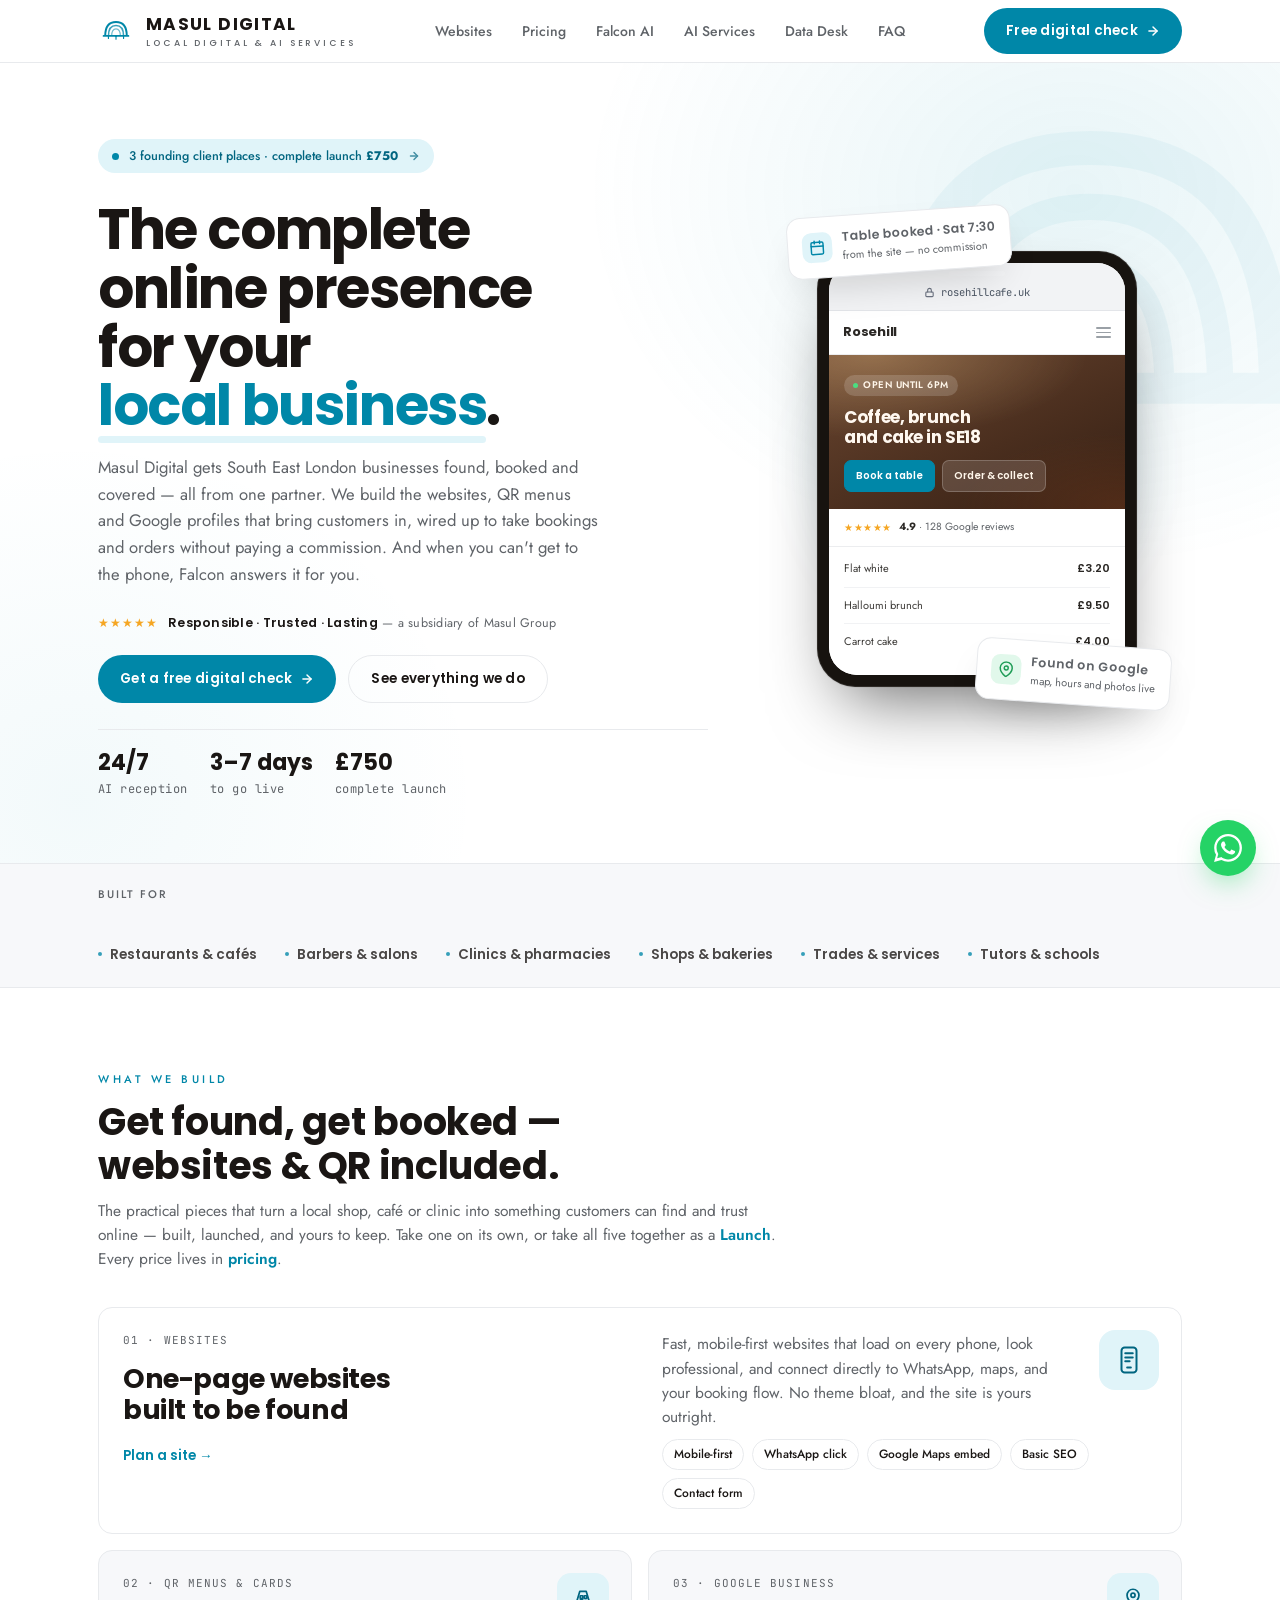
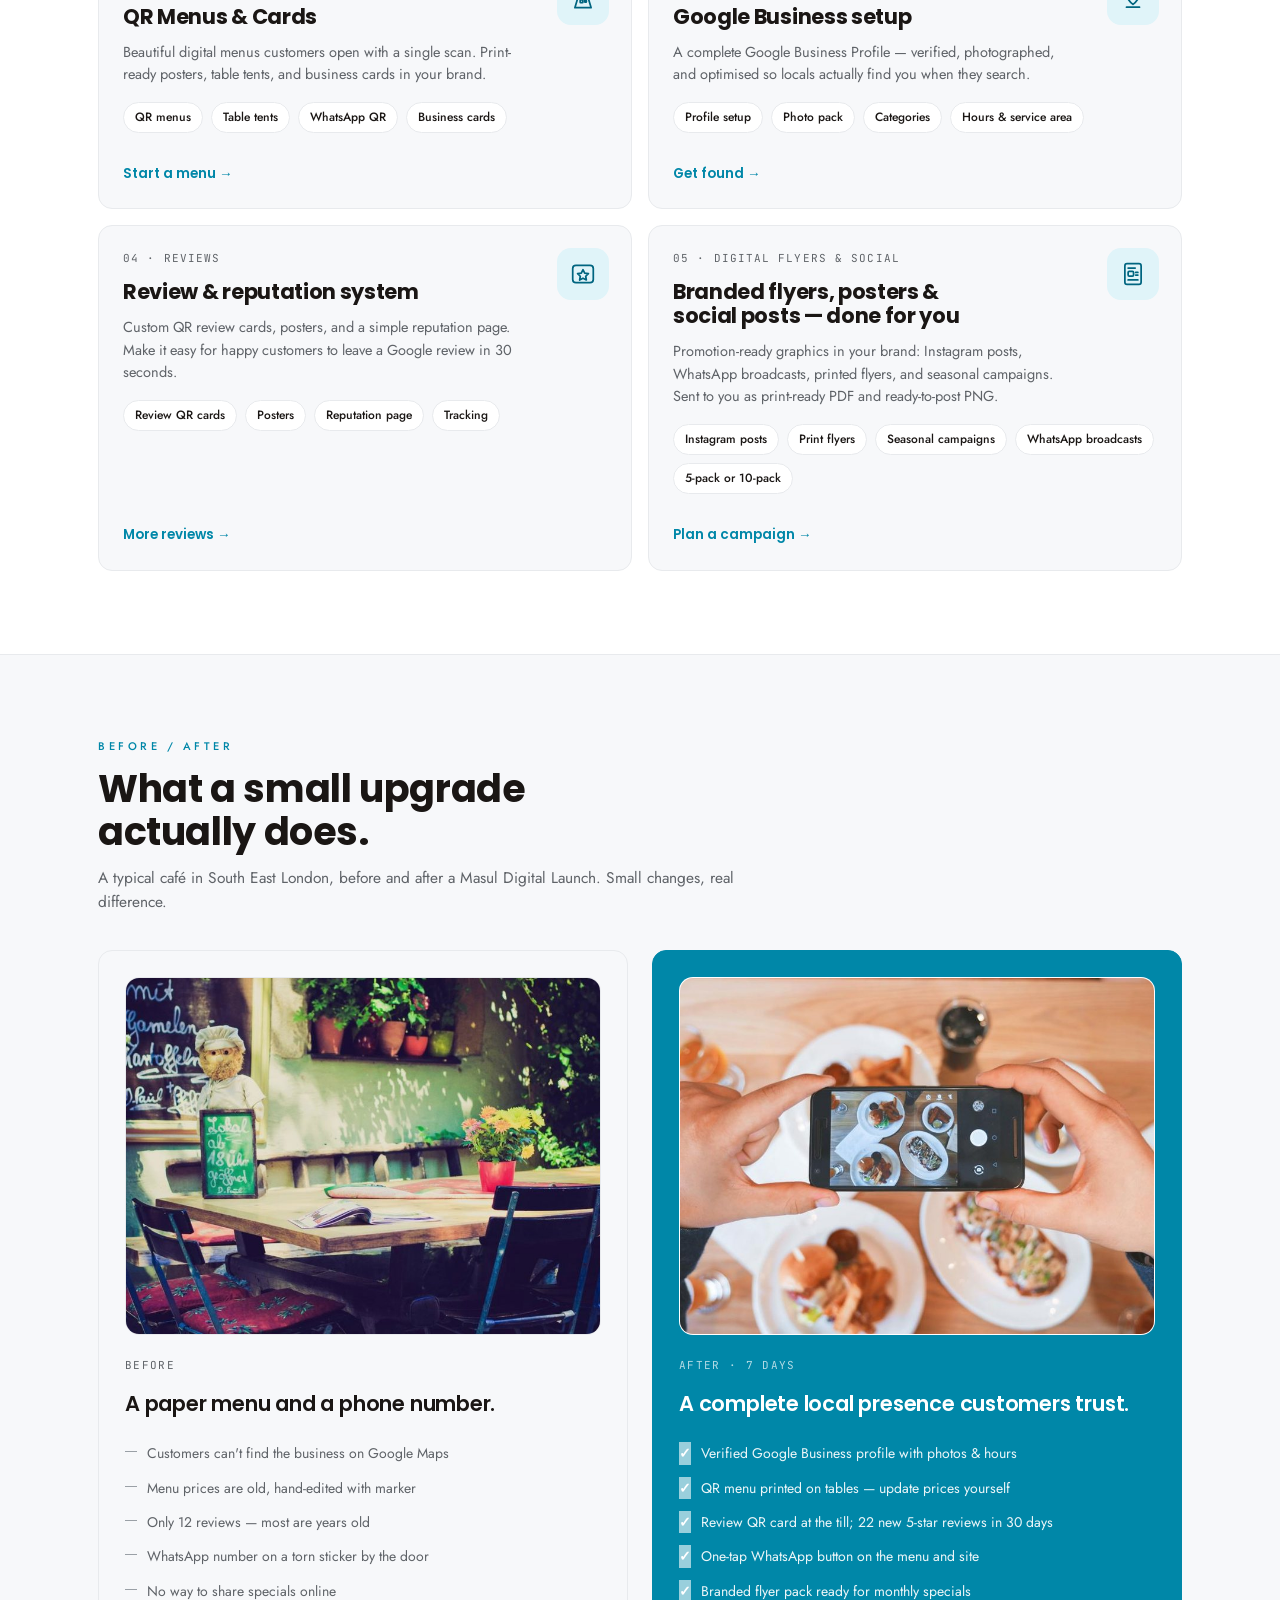
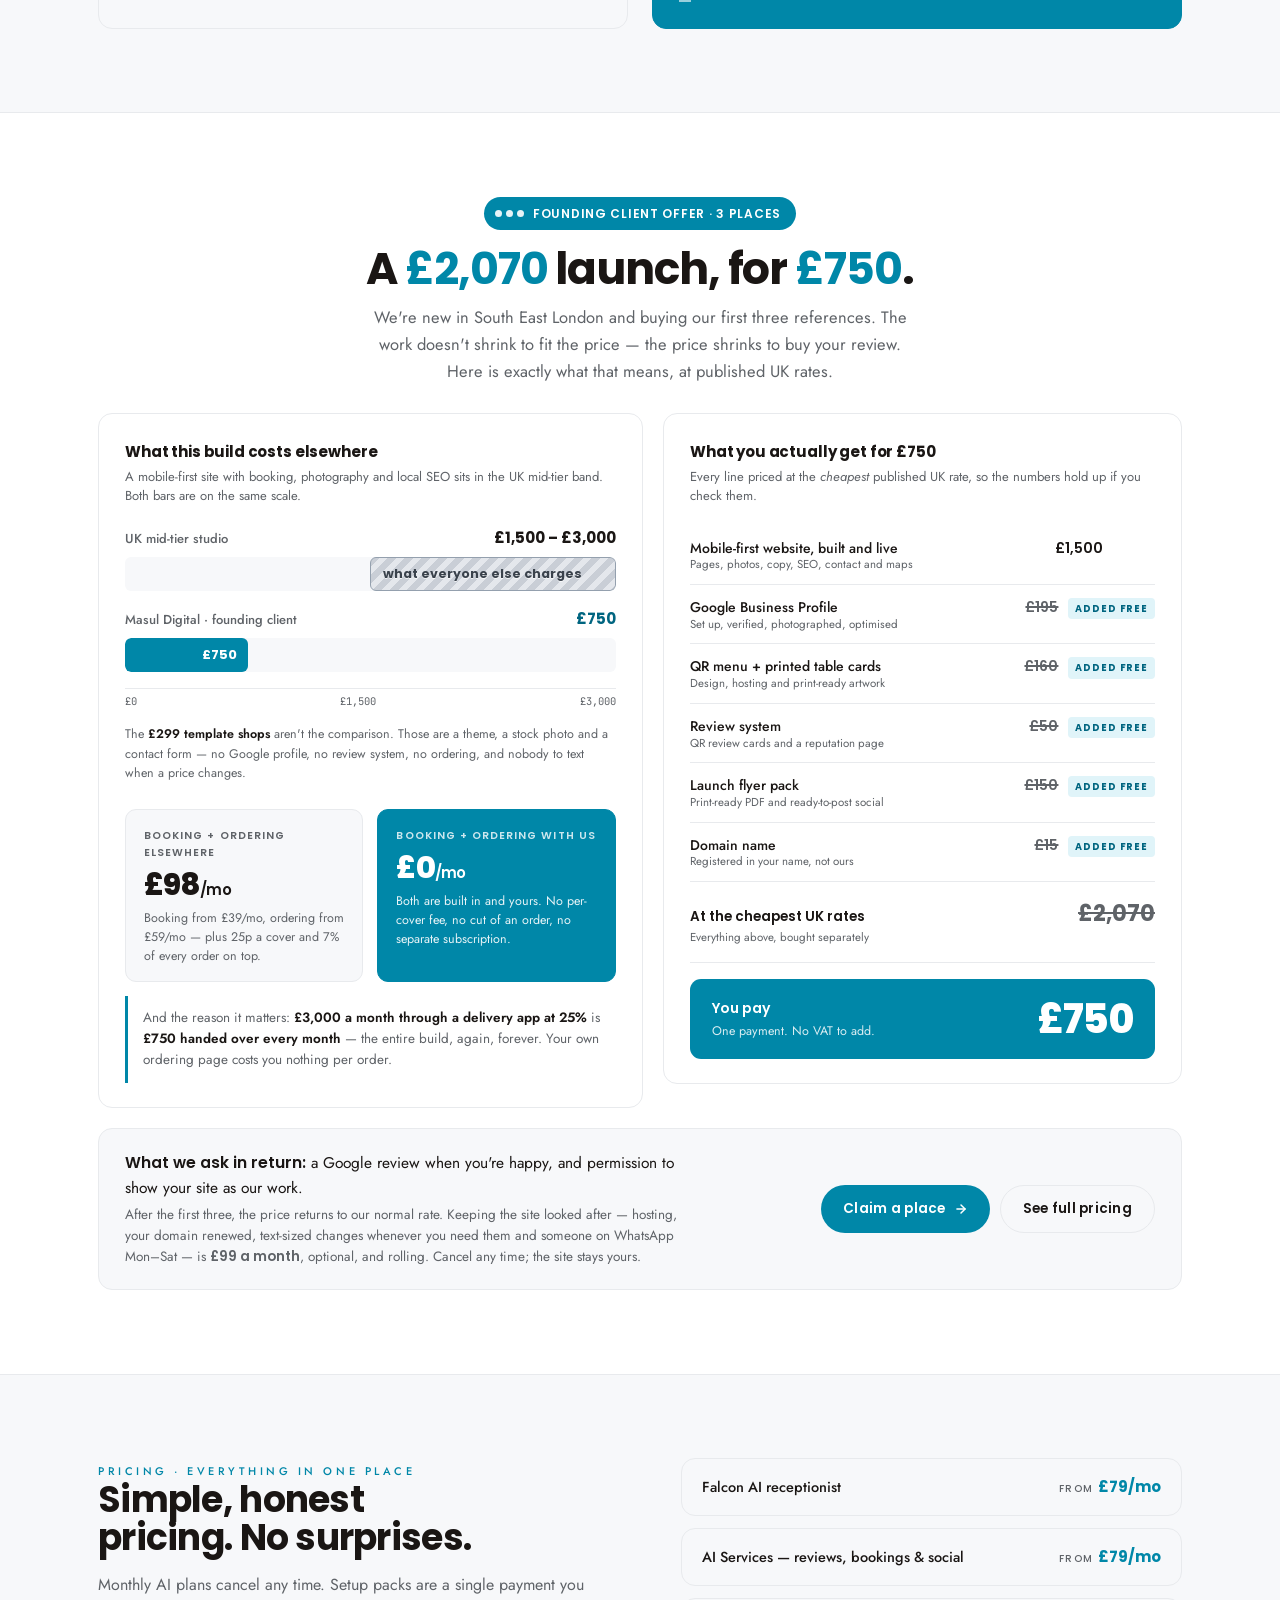
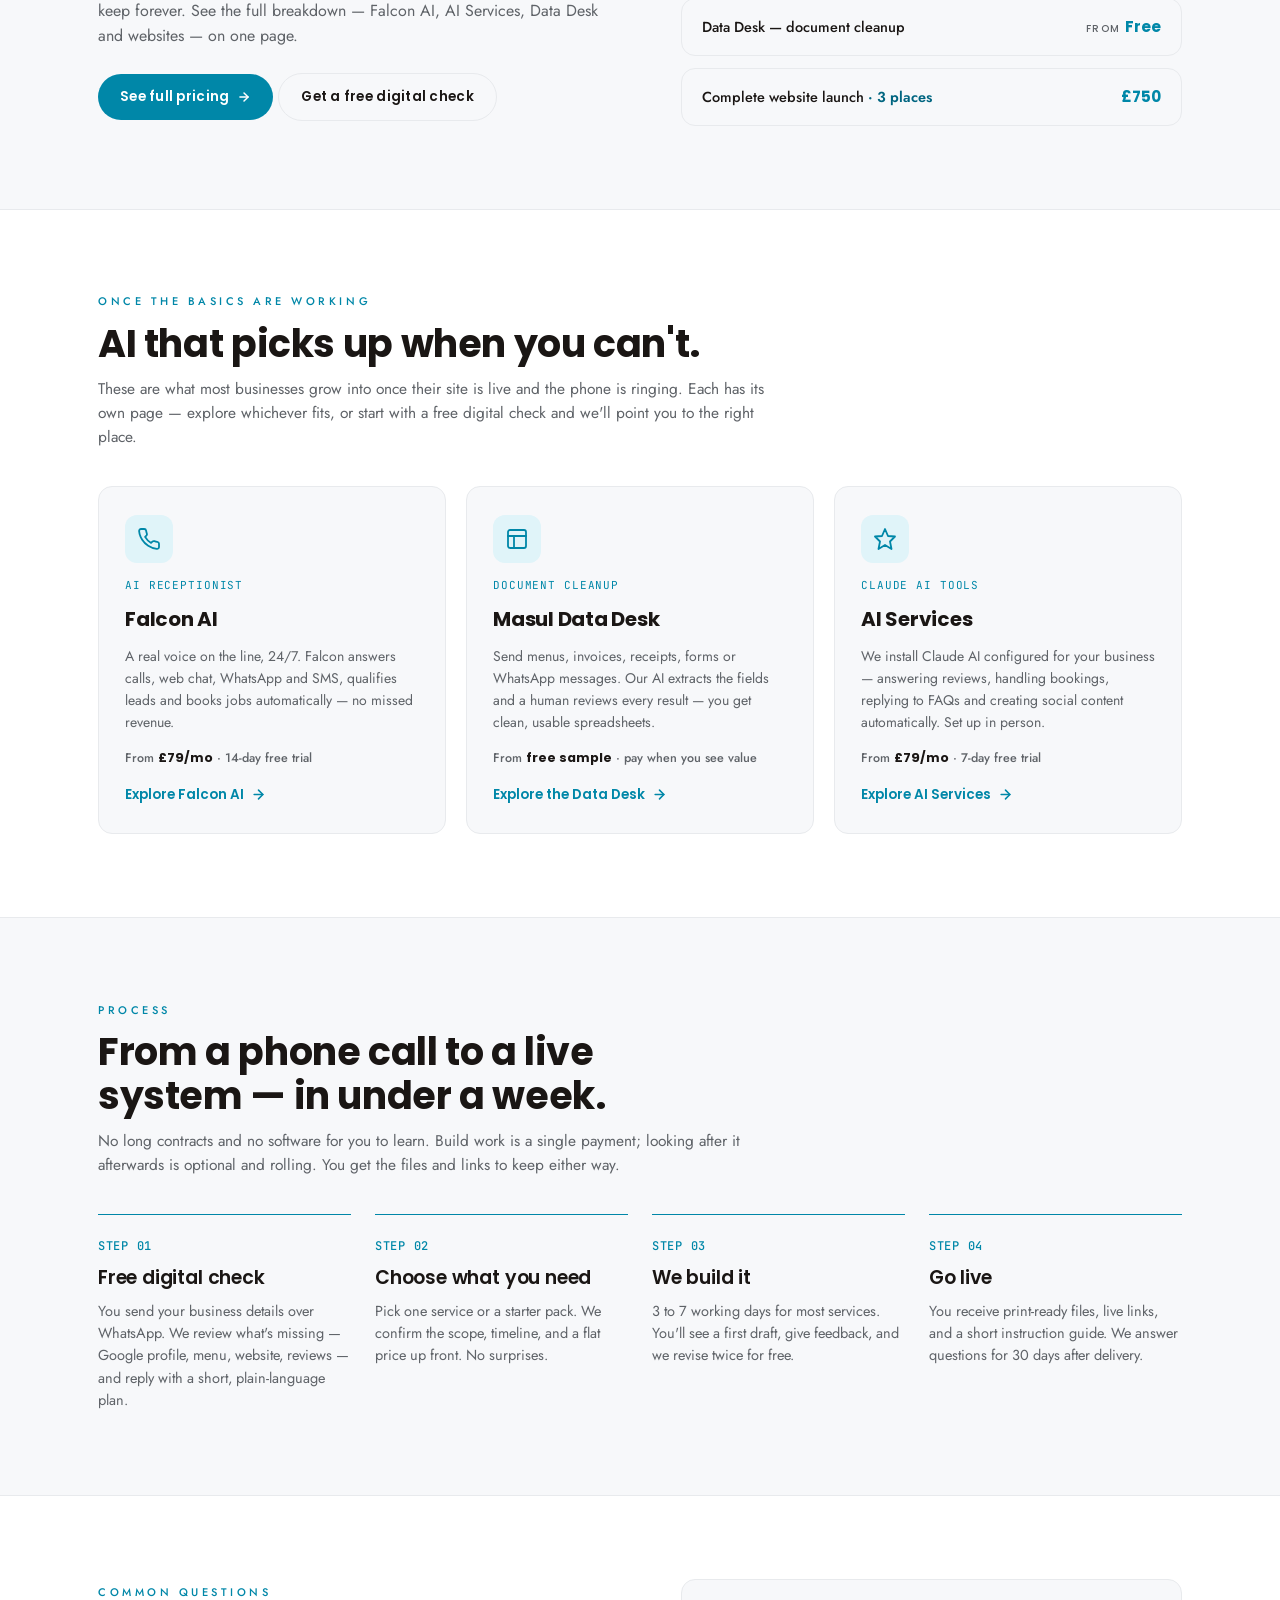
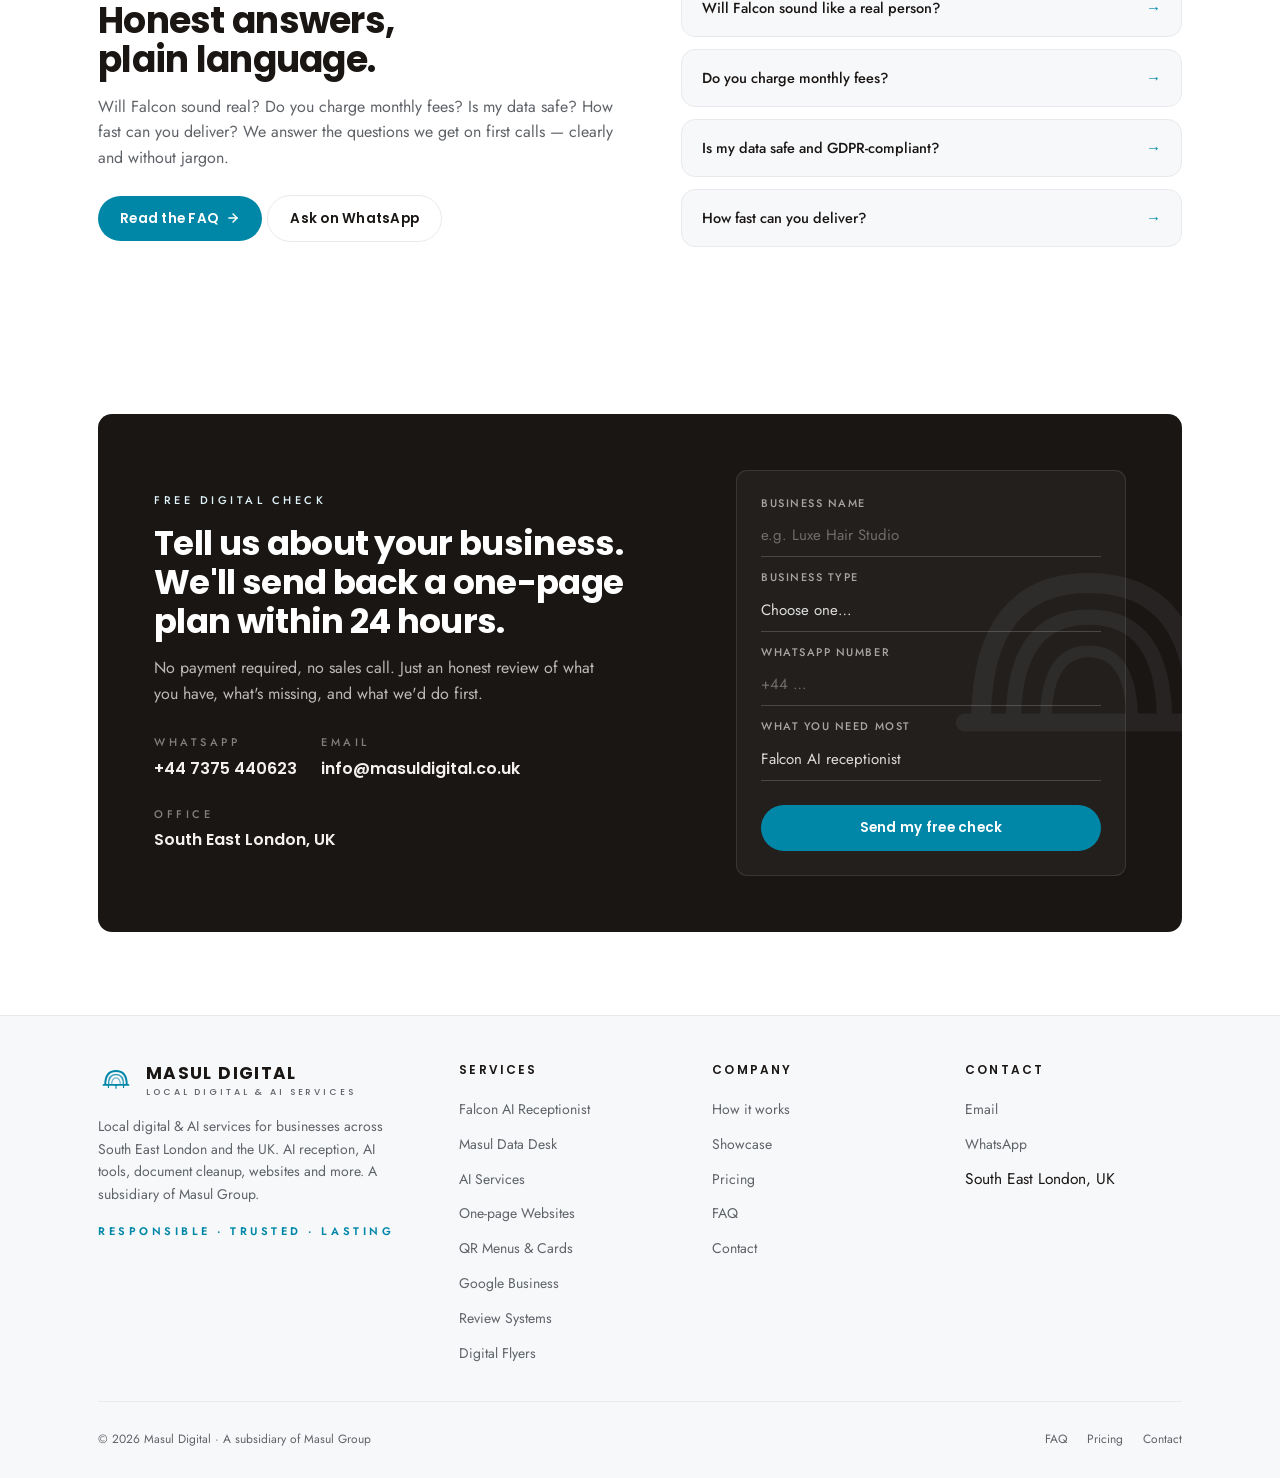
<file: index.html>
<!DOCTYPE html>
<html lang="en">
<head>
<meta charset="UTF-8" />
<meta name="viewport" content="width=device-width, initial-scale=1.0" />
<title>Masul Digital — Local Digital &amp; AI Services, South East London</title>
<meta name="description" content="Local digital &amp; AI services for South East London. Falcon AI receptionist, AI tools that handle reviews, bookings &amp; social, the Masul Data Desk, plus websites, QR menus, Google Business &amp; reviews. Complete launch £750 for our first three clients." />
<link rel="icon" href="assets/favicon.ico" />
<link rel="preconnect" href="https://fonts.googleapis.com" />
<link rel="preconnect" href="https://fonts.gstatic.com" crossorigin />
<link href="https://fonts.googleapis.com/css2?family=Poppins:wght@400;500;600;700;800&family=Jost:wght@300;400;500;600&family=JetBrains+Mono:wght@400;500&display=swap" rel="stylesheet" />
<link rel="stylesheet" href="assets/styles.css?v=15" />
<link rel="stylesheet" href="assets/pages.css?v=15" />
<!-- seo:auto start -->
<link rel="canonical" href="https://masul-digital-site.vercel.app/">
<meta property="og:type" content="website">
<meta property="og:site_name" content="Masul Digital">
<meta property="og:title" content="Masul Digital — Local Digital &amp; AI Services, South East London">
<meta property="og:description" content="Local digital &amp; AI services for South East London — AI receptionist, websites, QR menus, Google Business &amp; reviews. Complete launch £750 for our first three clients.">
<meta property="og:url" content="https://masul-digital-site.vercel.app/">
<meta property="og:locale" content="en_GB">
<meta name="twitter:title" content="Masul Digital — Local Digital &amp; AI Services, South East London">
<meta name="twitter:description" content="Local digital &amp; AI services for South East London — AI receptionist, websites, QR menus, Google Business &amp; reviews. Complete launch £750 for our first three clients.">
<script type="application/ld+json">
{
  "@context": "https://schema.org",
  "@type": "ProfessionalService",
  "name": "Masul Digital",
  "description": "Local digital & AI services for South East London — AI receptionist, websites, QR menus, Google Business & reviews. Complete launch £750 for our first three clients.",
  "url": "https://masul-digital-site.vercel.app/",
  "telephone": "+44 7375 440623",
  "address": {
    "@type": "PostalAddress",
    "addressCountry": "GB",
    "addressLocality": "London",
    "addressRegion": "South East London"
  },
  "email": "info@masuldigital.co.uk",
  "image": "https://masul-digital-site.vercel.app/assets/mark-512.png"
}
</script>
<!-- seo:auto end -->
<meta property="og:image" content="https://masul-digital-site.vercel.app/og-thumb.jpg" />
<meta property="og:image:width" content="1200" />
<meta property="og:image:height" content="630" />
<meta name="twitter:card" content="summary_large_image" />
<meta name="twitter:image" content="https://masul-digital-site.vercel.app/og-thumb.jpg" />
</head>
<body data-theme="light" data-accent="teal">

<!-- ────────────── NAV ────────────── -->
<nav class="nav" id="nav">
  <div class="wrap nav-inner">
    <a href="/" class="nav-logo" aria-label="Masul Digital home">
      <span class="nav-mark" aria-hidden="true">
        <svg viewBox="0 0 400 400" xmlns="http://www.w3.org/2000/svg">
          <g fill="none">
            <path d="M 80,255 Q 80,100 200,100 Q 320,100 320,255" stroke="var(--accent)" stroke-width="22"/>
            <path d="M 116,255 Q 116,138 200,138 Q 284,138 284,255" stroke="var(--accent)" stroke-width="17" opacity="0.78"/>
            <path d="M 152,255 Q 152,176 200,176 Q 248,176 248,255" stroke="var(--accent)" stroke-width="13" opacity="0.55"/>
            <line x1="62" y1="255" x2="338" y2="255" stroke="var(--accent)" stroke-width="20" stroke-linecap="round"/>
            <line x1="116" y1="255" x2="116" y2="282" stroke="var(--accent)" stroke-width="13" stroke-linecap="round"/>
            <line x1="200" y1="255" x2="200" y2="292" stroke="var(--accent)" stroke-width="13" stroke-linecap="round"/>
            <line x1="284" y1="255" x2="284" y2="282" stroke="var(--accent)" stroke-width="13" stroke-linecap="round"/>
          </g>
          <circle cx="200" cy="255" r="11" fill="var(--accent)"/>
        </svg>
      </span>
      <span class="nav-wordmark">MASUL DIGITAL<span class="sub">LOCAL DIGITAL &amp; AI SERVICES</span></span>
    </a>

    <div class="nav-links" role="navigation">
      <a href="/#services">Websites</a>
      <a href="/pricing">Pricing</a>
      <a href="/falcon">Falcon AI</a>
      <a href="/ai-services">AI Services</a>
      <a href="/data-desk">Data Desk</a>
      <a href="/faq">FAQ</a>
    </div>

    <div class="nav-cta">
      <a href="#contact" class="btn btn-primary"><span class="cta-long">Free digital check</span><span class="cta-short">Free check</span>
        <svg width="14" height="14" viewBox="0 0 24 24" fill="none" stroke="currentColor" stroke-width="2.5" stroke-linecap="round" stroke-linejoin="round"><line x1="5" y1="12" x2="19" y2="12"/><polyline points="12 5 19 12 12 19"/></svg>
      </a>
      <button class="nav-burger" id="burger" aria-label="Toggle menu" aria-expanded="false"><span></span><span></span><span></span></button>
    </div>
  </div>
  <div class="mobile-panel" id="mob">
    <a href="/#services" data-mob-link>Websites</a>
    <a href="/pricing" data-mob-link>Pricing</a>
    <a href="/falcon" data-mob-link>Falcon AI</a>
    <a href="/ai-services" data-mob-link>AI Services</a>
    <a href="/data-desk" data-mob-link>Data Desk</a>
    <a href="/faq" data-mob-link>FAQ</a>
    <a href="#contact" data-mob-link class="btn btn-primary">Free digital check</a>
  </div>
</nav>

<!-- ────────────── HERO ────────────── -->
<header class="hero" id="top" data-screen-label="01 Hero">
  <div class="wrap hero-grid">
    <div>
      <a class="hero-pill" href="#offer">
        <span class="dot"></span>
        <span>3 founding client places &middot; complete launch <b>&pound;750</b></span>
        <svg width="12" height="12" viewBox="0 0 24 24" fill="none" stroke="currentColor" stroke-width="3" stroke-linecap="round" stroke-linejoin="round" aria-hidden="true"><line x1="5" y1="12" x2="19" y2="12"/><polyline points="12 5 19 12 12 19"/></svg>
      </a>
      <h1>
        <span class="line">The complete online presence</span>
        <span class="line">for your <em>local business</em>.</span>
      </h1>
      <p class="lede">
        Masul Digital gets South East London businesses found, booked and covered — all from one partner. We build the websites, QR menus and Google profiles that bring customers in, wired up to take bookings and orders without paying a commission. And when you can't get to the phone, Falcon answers it for you.
      </p>
      <div class="hero-trust-mini">
        <span class="stars">★★★★★</span>
        <span><b>Responsible · Trusted · Lasting</b> — a subsidiary of Masul Group</span>
      </div>
      <div class="hero-cta">
        <a href="#contact" class="btn btn-primary">
          Get a free digital check
          <svg width="14" height="14" viewBox="0 0 24 24" fill="none" stroke="currentColor" stroke-width="2.5" stroke-linecap="round" stroke-linejoin="round"><line x1="5" y1="12" x2="19" y2="12"/><polyline points="12 5 19 12 12 19"/></svg>
        </a>
        <a href="#explore" class="btn btn-ghost">See everything we do</a>
      </div>

      <div class="hero-meta">
        <div class="hero-meta-item">
          <div class="k">24/7</div>
          <div class="v mono">AI reception</div>
        </div>
        <div class="hero-meta-item">
          <div class="k">3–7 days</div>
          <div class="v mono">to go live</div>
        </div>
        <div class="hero-meta-item">
          <div class="k">£750</div>
          <div class="v mono">complete launch</div>
        </div>
      </div>
    </div>

    <div class="hero-stage">
      <div class="hero-sitebox">
        <span class="hero-glow" aria-hidden="true"></span>

        <div class="hero-chip booked" aria-hidden="true">
          <span class="ic"><svg viewBox="0 0 24 24" fill="none" stroke="currentColor" stroke-width="2.2" stroke-linecap="round" stroke-linejoin="round"><rect x="3" y="4" width="18" height="18" rx="2"/><line x1="16" y1="2" x2="16" y2="6"/><line x1="8" y1="2" x2="8" y2="6"/><line x1="3" y1="10" x2="21" y2="10"/></svg></span>
          <span><b>Table booked &middot; Sat 7:30</b><span>from the site &mdash; no commission</span></span>
        </div>

        <div class="sitephone" aria-hidden="true">
          <span class="sitephone-speaker"></span>
          <div class="sitephone-screen">

            <div class="ps-bar">
              <svg class="lock" viewBox="0 0 24 24" fill="none" stroke="currentColor" stroke-width="2.4" stroke-linecap="round" stroke-linejoin="round"><rect x="4" y="11" width="16" height="10" rx="2"/><path d="M8 11V7a4 4 0 0 1 8 0v4"/></svg>
              <span class="url">rosehillcafe.uk</span>
            </div>

            <div class="ps-site">
              <div class="ps-nav">
                <span class="ps-mark">Rosehill</span>
                <span class="ps-burger"><i></i><i></i><i></i></span>
              </div>

              <div class="ps-hero">
                <span class="ps-open"><i></i>Open until 6pm</span>
                <span class="ps-h">Coffee, brunch<br>and cake in SE18</span>
                <span class="ps-ctas">
                  <span class="pb primary">Book a table</span>
                  <span class="pb">Order &amp; collect</span>
                </span>
              </div>

              <div class="ps-rev">
                <span class="ps-stars">★★★★★</span>
                <span><b>4.9</b> &middot; 128 Google reviews</span>
              </div>

              <div class="ps-menu">
                <div class="pm"><span>Flat white</span><b>£3.20</b></div>
                <div class="pm"><span>Halloumi brunch</span><b>£9.50</b></div>
                <div class="pm"><span>Carrot cake</span><b>£4.00</b></div>
              </div>
            </div>

          </div>
        </div>

        <div class="hero-chip found" aria-hidden="true">
          <span class="ic"><svg viewBox="0 0 24 24" fill="none" stroke="currentColor" stroke-width="2.2" stroke-linecap="round" stroke-linejoin="round"><path d="M21 10c0 7-9 13-9 13S3 17 3 10a9 9 0 0 1 18 0z"/><circle cx="12" cy="10" r="3"/></svg></span>
          <span><b>Found on Google</b><span>map, hours and photos live</span></span>
        </div>

      </div>
    </div>
  </div>
</header>

<!-- ────────────── TRUST STRIP ────────────── -->
<div class="trust-strip">
  <div class="wrap trust-strip-inner">
    <div class="trust-label">Built for</div>
    <div class="trust-types">
      <div class="trust-type">Restaurants &amp; cafés</div>
      <div class="trust-type">Barbers &amp; salons</div>
      <div class="trust-type">Clinics &amp; pharmacies</div>
      <div class="trust-type">Shops &amp; bakeries</div>
      <div class="trust-type">Trades &amp; services</div>
      <div class="trust-type">Tutors &amp; schools</div>
    </div>
  </div>
</div>

<!-- ────────────── CORE SERVICES — websites & QR ────────────── -->
<section class="section" id="services" data-screen-label="Core services">
  <div class="wrap">
    <div class="section-head">
      <div class="eyebrow">What we build</div>
      <h2>Get found, get booked — websites &amp; QR included.</h2>
      <p>The practical pieces that turn a local shop, café or clinic into something customers can find and trust online — built, launched, and yours to keep. Take one on its own, or take all five together as a <a href="#offer" style="color:var(--accent);font-weight:600;">Launch</a>. Every price lives in <a href="/pricing" style="color:var(--accent);font-weight:600;">pricing</a>.</p>
    </div>

    <div class="services">

      <article class="service featured" style="grid-column:span 12;">
        <span class="svc-icon" aria-hidden="true"><svg viewBox="0 0 24 24" fill="none" stroke="currentColor" stroke-width="1.6" stroke-linecap="round" stroke-linejoin="round"><rect x="6" y="2" width="12" height="20" rx="2.5"/><line x1="9" y1="6.5" x2="15" y2="6.5"/><line x1="9" y1="10" x2="15" y2="10"/><line x1="9" y1="13" x2="12.5" y2="13"/><line x1="10.5" y1="18" x2="13.5" y2="18"/></svg></span>
        <div class="svc-num">01 · WEBSITES</div>
        <h3>One-page websites built to be found</h3>
        <p class="svc-desc">Fast, mobile-first websites that load on every phone, look professional, and connect directly to WhatsApp, maps, and your booking flow. No theme bloat, and the site is yours outright.</p>
        <div class="svc-feats">
          <span class="feat">Mobile-first</span>
          <span class="feat">WhatsApp click</span>
          <span class="feat">Google Maps embed</span>
          <span class="feat">Basic SEO</span>
          <span class="feat">Contact form</span>
        </div>
        <div class="svc-foot">
          <a href="#contact" class="btn-link">Plan a site →</a>
        </div>
      </article>

      <article class="service" style="grid-column:span 6;">
        <span class="svc-icon" aria-hidden="true"><svg viewBox="0 0 24 24" fill="none" stroke="currentColor" stroke-width="1.6" stroke-linecap="round" stroke-linejoin="round"><path d="M4.5 20 L9 5h6l4.5 15z"/><rect x="9.4" y="9" width="2.5" height="2.5" rx="0.4"/><rect x="13.1" y="9" width="2.5" height="2.5" rx="0.4"/><rect x="9.4" y="12.9" width="2.5" height="2.5" rx="0.4"/><rect x="13.6" y="13.4" width="1.5" height="1.5" rx="0.3"/></svg></span>
        <div class="svc-num">02 · QR MENUS &amp; CARDS</div>
        <h3>QR Menus &amp; Cards</h3>
        <p class="svc-desc">Beautiful digital menus customers open with a single scan. Print-ready posters, table tents, and business cards in your brand.</p>
        <div class="svc-feats">
          <span class="feat">QR menus</span>
          <span class="feat">Table tents</span>
          <span class="feat">WhatsApp QR</span>
          <span class="feat">Business cards</span>
        </div>
        <div class="svc-foot">
          <a href="#contact" class="btn-link">Start a menu →</a>
        </div>
      </article>

      <article class="service" style="grid-column:span 6;">
        <span class="svc-icon" aria-hidden="true"><svg viewBox="0 0 24 24" fill="none" stroke="currentColor" stroke-width="1.6" stroke-linecap="round" stroke-linejoin="round"><path d="M17.5 8.5c0 4-5.5 8.5-5.5 8.5S6.5 12.5 6.5 8.5a5.5 5.5 0 0 1 11 0z"/><circle cx="12" cy="8.5" r="1.9"/><path d="M6 19.5h12"/></svg></span>
        <div class="svc-num">03 · GOOGLE BUSINESS</div>
        <h3>Google Business setup</h3>
        <p class="svc-desc">A complete Google Business Profile — verified, photographed, and optimised so locals actually find you when they search.</p>
        <div class="svc-feats">
          <span class="feat">Profile setup</span>
          <span class="feat">Photo pack</span>
          <span class="feat">Categories</span>
          <span class="feat">Hours &amp; service area</span>
        </div>
        <div class="svc-foot">
          <a href="#contact" class="btn-link">Get found →</a>
        </div>
      </article>

      <article class="service" style="grid-column:span 6;">
        <span class="svc-icon" aria-hidden="true"><svg viewBox="0 0 24 24" fill="none" stroke="currentColor" stroke-width="1.6" stroke-linecap="round" stroke-linejoin="round"><rect x="2.5" y="4" width="19" height="16" rx="3"/><path d="M12 8l1.55 3.14 3.45.5-2.5 2.44.59 3.44L12 15.9l-3.09 1.62.59-3.44-2.5-2.44 3.45-.5z"/></svg></span>
        <div class="svc-num">04 · REVIEWS</div>
        <h3>Review &amp; reputation system</h3>
        <p class="svc-desc">Custom QR review cards, posters, and a simple reputation page. Make it easy for happy customers to leave a Google review in 30 seconds.</p>
        <div class="svc-feats">
          <span class="feat">Review QR cards</span>
          <span class="feat">Posters</span>
          <span class="feat">Reputation page</span>
          <span class="feat">Tracking</span>
        </div>
        <div class="svc-foot">
          <a href="#contact" class="btn-link">More reviews →</a>
        </div>
      </article>

      <article class="service" style="grid-column:span 6;">
        <span class="svc-icon" aria-hidden="true"><svg viewBox="0 0 24 24" fill="none" stroke="currentColor" stroke-width="1.6" stroke-linecap="round" stroke-linejoin="round"><rect x="4.5" y="2.5" width="15" height="19" rx="2"/><line x1="7.5" y1="6.5" x2="14" y2="6.5"/><rect x="7.5" y="9.5" width="5" height="4.5" rx="1"/><line x1="14.5" y1="10.5" x2="16.5" y2="10.5"/><line x1="14.5" y1="13" x2="16.5" y2="13"/><line x1="7.5" y1="17.5" x2="16.5" y2="17.5"/></svg></span>
        <div class="svc-num">05 · DIGITAL FLYERS &amp; SOCIAL</div>
        <h3>Branded flyers, posters &amp; social posts — done for you</h3>
        <p class="svc-desc">Promotion-ready graphics in your brand: Instagram posts, WhatsApp broadcasts, printed flyers, and seasonal campaigns. Sent to you as print-ready PDF and ready-to-post PNG.</p>
        <div class="svc-feats">
          <span class="feat">Instagram posts</span>
          <span class="feat">Print flyers</span>
          <span class="feat">Seasonal campaigns</span>
          <span class="feat">WhatsApp broadcasts</span>
          <span class="feat">5-pack or 10-pack</span>
        </div>
        <div class="svc-foot">
          <a href="#contact" class="btn-link">Plan a campaign →</a>
        </div>
      </article>

    </div>
  </div>
</section>

<!-- ────────────── SHOWCASE ────────────── -->
<section class="section bridge" id="showcase" data-screen-label="Showcase">
  <div class="wrap">
    <div class="section-head">
      <div class="eyebrow">Before / After</div>
      <h2>What a small upgrade actually does.</h2>
      <p>A typical café in South East London, before and after a Masul Digital Launch. Small changes, real difference.</p>
    </div>

    <div class="showcase-grid">
      <div class="sc-card">
        <div class="sc-media"><img src="assets/showcase-before.jpg?v=3" alt="A local café relying on a handwritten chalkboard menu — no digital presence" loading="lazy" width="800" height="600" /></div>
        <div class="sc-tag">Before</div>
        <h4>A paper menu and a phone number.</h4>
        <div class="sc-body">
          <ul class="sc-list">
            <li>Customers can't find the business on Google Maps</li>
            <li>Menu prices are old, hand-edited with marker</li>
            <li>Only 12 reviews — most are years old</li>
            <li>WhatsApp number on a torn sticker by the door</li>
            <li>No way to share specials online</li>
          </ul>
        </div>
      </div>

      <div class="sc-card after">
        <div class="sc-media"><img src="assets/showcase-after.jpg?v=3" alt="Customers using a phone to view the café's digital menu at the table" loading="lazy" width="800" height="600" /></div>
        <div class="sc-tag">After · 7 days</div>
        <h4>A complete local presence customers trust.</h4>
        <div class="sc-body">
          <ul class="sc-list checks">
            <li>Verified Google Business profile with photos &amp; hours</li>
            <li>QR menu printed on tables — update prices yourself</li>
            <li>Review QR card at the till; 22 new 5-star reviews in 30 days</li>
            <li>One-tap WhatsApp button on the menu and site</li>
            <li>Branded flyer pack ready for monthly specials</li>
          </ul>
        </div>
      </div>
    </div>
  </div>
</section>

<!-- ────────────── FOUNDING CLIENT OFFER ────────────── -->
<section class="section" id="offer" data-screen-label="Founding offer">
  <div class="wrap">
    <div class="offer">

      <div class="offer-head">
        <div class="offer-badge">
          <span class="slots" aria-hidden="true"><i></i><i></i><i></i></span>
          Founding client offer · 3 places
        </div>
        <h2>A <span class="amt">£2,070</span> launch, for <span class="amt">£750</span>.</h2>
        <p>We're new in South East London and buying our first three references. The work doesn't shrink to fit the price — the price shrinks to buy your review. Here is exactly what that means, at published UK rates.</p>
      </div>

      <div class="offer-body">

        <!-- LEFT: what it costs elsewhere -->
        <div class="offer-panel">
          <div class="op-head">What this build costs elsewhere</div>
          <div class="op-sub">A mobile-first site with booking, photography and local SEO sits in the UK mid-tier band. Both bars are on the same scale.</div>

          <div class="scale">
            <div class="scale-row">
              <div class="scale-lab">
                <span class="sl-n">UK mid-tier studio</span>
                <span class="sl-v">£1,500 – £3,000</span>
              </div>
              <div class="scale-track">
                <div class="scale-fill band" style="left:50%; right:0;" data-tag="what everyone else charges"></div>
              </div>
            </div>
            <div class="scale-row">
              <div class="scale-lab">
                <span class="sl-n">Masul Digital · founding client</span>
                <span class="sl-v" style="color:var(--accent-dark);">£750</span>
              </div>
              <div class="scale-track">
                <div class="scale-fill ours" style="left:0; width:25%;" data-tag="£750"></div>
              </div>
            </div>
            <div class="scale-axis"><span>£0</span><span>£1,500</span><span>£3,000</span></div>
          </div>

          <p class="scale-note">The <b>£299 template shops</b> aren't the comparison. Those are a theme, a stock photo and a contact form — no Google profile, no review system, no ordering, and nobody to text when a price changes.</p>

          <div class="versus" style="margin-top:26px;">
            <div class="vs-card">
              <div class="vc-lab">Booking + ordering elsewhere</div>
              <div class="vc-v">£98<span style="font-size:15px;font-weight:600;">/mo</span></div>
              <div class="vc-d">Booking from £39/mo, ordering from £59/mo — plus 25p a cover and 7% of every order on top.</div>
            </div>
            <div class="vs-card ours">
              <div class="vc-lab">Booking + ordering with us</div>
              <div class="vc-v">£0<span style="font-size:15px;font-weight:600;">/mo</span></div>
              <div class="vc-d">Both are built in and yours. No per-cover fee, no cut of an order, no separate subscription.</div>
            </div>
          </div>

          <p class="commission">And the reason it matters: <b>£3,000 a month through a delivery app at 25%</b> is <b>£750 handed over every month</b> — the entire build, again, forever. Your own ordering page costs you nothing per order.</p>
        </div>

        <!-- RIGHT: the value stack -->
        <div class="offer-panel">
          <div class="op-head">What you actually get for £750</div>
          <div class="op-sub">Every line priced at the <em>cheapest</em> published UK rate, so the numbers hold up if you check them.</div>

          <div class="stack">
            <div class="stack-row base">
              <span class="sr-n">Mobile-first website, built and live<small>Pages, photos, copy, SEO, contact and maps</small></span>
              <span class="sr-p">£1,500</span>
              <span class="sr-f">Free</span>
            </div>
            <div class="stack-row">
              <span class="sr-n">Google Business Profile<small>Set up, verified, photographed, optimised</small></span>
              <span class="sr-p">£195</span>
              <span class="sr-f">Added free</span>
            </div>
            <div class="stack-row">
              <span class="sr-n">QR menu + printed table cards<small>Design, hosting and print-ready artwork</small></span>
              <span class="sr-p">£160</span>
              <span class="sr-f">Added free</span>
            </div>
            <div class="stack-row">
              <span class="sr-n">Review system<small>QR review cards and a reputation page</small></span>
              <span class="sr-p">£50</span>
              <span class="sr-f">Added free</span>
            </div>
            <div class="stack-row">
              <span class="sr-n">Launch flyer pack<small>Print-ready PDF and ready-to-post social</small></span>
              <span class="sr-p">£150</span>
              <span class="sr-f">Added free</span>
            </div>
            <div class="stack-row">
              <span class="sr-n">Domain name<small>Registered in your name, not ours</small></span>
              <span class="sr-p">£15</span>
              <span class="sr-f">Added free</span>
            </div>
          </div>

          <div class="stack-total">
            <span class="st-n">At the cheapest UK rates<small>Everything above, bought separately</small></span>
            <span class="st-v">£2,070</span>
          </div>

          <div class="stack-pay">
            <span class="sp-n">You pay<small>One payment. No VAT to add.</small></span>
            <span class="sp-v">£750</span>
          </div>
        </div>

      </div>

      <div class="offer-foot">
        <div class="of-copy">
          <b>What we ask in return:</b> a Google review when you're happy, and permission to show your site as our work.
          <p>After the first three, the price returns to our normal rate. Keeping the site looked after — hosting, your domain renewed, text-sized changes whenever you need them and someone on WhatsApp Mon&ndash;Sat — is <b>£99&nbsp;a&nbsp;month</b>, optional, and rolling. Cancel any time; the site stays yours.</p>
        </div>
        <div class="of-cta">
          <a href="#contact" class="btn btn-primary">Claim a place
            <svg width="14" height="14" viewBox="0 0 24 24" fill="none" stroke="currentColor" stroke-width="2.5" stroke-linecap="round" stroke-linejoin="round"><line x1="5" y1="12" x2="19" y2="12"/><polyline points="12 5 19 12 12 19"/></svg>
          </a>
          <a href="/pricing" class="btn btn-ghost">See full pricing</a>
        </div>
      </div>

    </div>
  </div>
</section>

<!-- ────────────── PRICING TEASER ────────────── -->
<section class="section bridge" id="pricing-teaser" data-screen-label="Pricing">
  <div class="wrap">
    <div class="teaser">
      <div class="tz-copy">
        <div class="eyebrow">Pricing · everything in one place</div>
        <h2>Simple, honest pricing. No surprises.</h2>
        <p>Monthly AI plans cancel any time. Setup packs are a single payment you keep forever. See the full breakdown — Falcon AI, AI Services, Data Desk and websites — on one page.</p>
        <div class="ph-cta">
          <a href="/pricing" class="btn btn-primary">
            See full pricing
            <svg width="14" height="14" viewBox="0 0 24 24" fill="none" stroke="currentColor" stroke-width="2.5" stroke-linecap="round" stroke-linejoin="round"><line x1="5" y1="12" x2="19" y2="12"/><polyline points="12 5 19 12 12 19"/></svg>
          </a>
          <a href="#contact" class="btn btn-ghost">Get a free digital check</a>
        </div>
      </div>
      <div class="tz-list">
        <a class="tz-row" href="/pricing#falcon"><span class="tn">Falcon AI receptionist</span><span class="tp"><span class="from">From</span>£79/mo</span></a>
        <a class="tz-row" href="/pricing#ai"><span class="tn">AI Services — reviews, bookings &amp; social</span><span class="tp"><span class="from">From</span>£79/mo</span></a>
        <a class="tz-row" href="/pricing#data"><span class="tn">Data Desk — document cleanup</span><span class="tp"><span class="from">From</span>Free</span></a>
        <a class="tz-row" href="/pricing#setup"><span class="tn">Complete website launch <span style="color:var(--accent-dark);font-weight:600;">· 3 places</span></span><span class="tp">£750</span></a>
      </div>
    </div>
  </div>
</section>

<!-- ────────────── WHAT WE DO — section summary cards ────────────── -->
<section class="section" id="explore" data-screen-label="What we do">
  <div class="wrap">
    <div class="section-head">
      <div class="eyebrow">Once the basics are working</div>
      <h2>AI that picks up when you can't.</h2>
      <p>These are what most businesses grow into once their site is live and the phone is ringing. Each has its own page — explore whichever fits, or start with a free digital check and we'll point you to the right place.</p>
    </div>

    <div class="summary-grid">
      <a class="summary-card" href="/falcon">
        <span class="sc-ic"><svg viewBox="0 0 24 24" fill="none" stroke="currentColor" stroke-width="1.8" stroke-linecap="round" stroke-linejoin="round"><path d="M22 16.92v3a2 2 0 0 1-2.18 2 19.79 19.79 0 0 1-8.63-3.07 19.5 19.5 0 0 1-6-6 19.79 19.79 0 0 1-3.07-8.67A2 2 0 0 1 4.11 2h3a2 2 0 0 1 2 1.72c.13.96.36 1.9.7 2.81a2 2 0 0 1-.45 2.11L8.09 9.91a16 16 0 0 0 6 6l1.27-1.27a2 2 0 0 1 2.11-.45c.91.34 1.85.57 2.81.7A2 2 0 0 1 22 16.92z"/></svg></span>
        <div class="sc-ey">AI receptionist</div>
        <h3>Falcon AI</h3>
        <p>A real voice on the line, 24/7. Falcon answers calls, web chat, WhatsApp and SMS, qualifies leads and books jobs automatically — no missed revenue.</p>
        <span class="sc-price">From <b>£79/mo</b> · 14-day free trial</span>
        <span class="sc-go">Explore Falcon AI
          <svg viewBox="0 0 24 24" fill="none" stroke="currentColor" stroke-width="2.5" stroke-linecap="round" stroke-linejoin="round"><line x1="5" y1="12" x2="19" y2="12"/><polyline points="12 5 19 12 12 19"/></svg>
        </span>
      </a>

      <a class="summary-card" href="/data-desk">
        <span class="sc-ic"><svg viewBox="0 0 24 24" fill="none" stroke="currentColor" stroke-width="1.8" stroke-linecap="round" stroke-linejoin="round"><rect x="3" y="3" width="18" height="18" rx="2"/><line x1="3" y1="9" x2="21" y2="9"/><line x1="9" y1="21" x2="9" y2="9"/></svg></span>
        <div class="sc-ey">Document cleanup</div>
        <h3>Masul Data Desk</h3>
        <p>Send menus, invoices, receipts, forms or WhatsApp messages. Our AI extracts the fields and a human reviews every result — you get clean, usable spreadsheets.</p>
        <span class="sc-price">From <b>free sample</b> · pay when you see value</span>
        <span class="sc-go">Explore the Data Desk
          <svg viewBox="0 0 24 24" fill="none" stroke="currentColor" stroke-width="2.5" stroke-linecap="round" stroke-linejoin="round"><line x1="5" y1="12" x2="19" y2="12"/><polyline points="12 5 19 12 12 19"/></svg>
        </span>
      </a>

      <a class="summary-card" href="/ai-services">
        <span class="sc-ic"><svg viewBox="0 0 24 24" fill="none" stroke="currentColor" stroke-width="1.8" stroke-linecap="round" stroke-linejoin="round"><polygon points="12 2 15 9 22 9.5 17 14.5 18.5 22 12 18 5.5 22 7 14.5 2 9.5 9 9 12 2"/></svg></span>
        <div class="sc-ey">Claude AI tools</div>
        <h3>AI Services</h3>
        <p>We install Claude AI configured for your business — answering reviews, handling bookings, replying to FAQs and creating social content automatically. Set up in person.</p>
        <span class="sc-price">From <b>£79/mo</b> · 7-day free trial</span>
        <span class="sc-go">Explore AI Services
          <svg viewBox="0 0 24 24" fill="none" stroke="currentColor" stroke-width="2.5" stroke-linecap="round" stroke-linejoin="round"><line x1="5" y1="12" x2="19" y2="12"/><polyline points="12 5 19 12 12 19"/></svg>
        </span>
      </a>
    </div>
  </div>
</section>

<!-- ────────────── HOW IT WORKS ────────────── -->
<section class="section how" id="how" data-screen-label="How it works">
  <div class="wrap">
    <div class="section-head">
      <div class="eyebrow">Process</div>
      <h2>From a phone call to a live system — in under a week.</h2>
      <p>No long contracts and no software for you to learn. Build work is a single payment; looking after it afterwards is optional and rolling. You get the files and links to keep either way.</p>
    </div>

    <div class="how-grid">
      <div class="step">
        <div class="stp-num">STEP 01</div>
        <h4>Free digital check</h4>
        <p>You send your business details over WhatsApp. We review what's missing — Google profile, menu, website, reviews — and reply with a short, plain-language plan.</p>
      </div>
      <div class="step">
        <div class="stp-num">STEP 02</div>
        <h4>Choose what you need</h4>
        <p>Pick one service or a starter pack. We confirm the scope, timeline, and a flat price up front. No surprises.</p>
      </div>
      <div class="step">
        <div class="stp-num">STEP 03</div>
        <h4>We build it</h4>
        <p>3 to 7 working days for most services. You'll see a first draft, give feedback, and we revise twice for free.</p>
      </div>
      <div class="step">
        <div class="stp-num">STEP 04</div>
        <h4>Go live</h4>
        <p>You receive print-ready files, live links, and a short instruction guide. We answer questions for 30 days after delivery.</p>
      </div>
    </div>
  </div>
</section>

<!-- ────────────── FAQ TEASER ────────────── -->
<section class="section" id="faq-teaser" data-screen-label="FAQ">
  <div class="wrap">
    <div class="teaser">
      <div class="tz-copy">
        <div class="eyebrow">Common questions</div>
        <h2>Honest answers, plain language.</h2>
        <p>Will Falcon sound real? Do you charge monthly fees? Is my data safe? How fast can you deliver? We answer the questions we get on first calls — clearly and without jargon.</p>
        <div class="ph-cta">
          <a href="/faq" class="btn btn-primary">
            Read the FAQ
            <svg width="14" height="14" viewBox="0 0 24 24" fill="none" stroke="currentColor" stroke-width="2.5" stroke-linecap="round" stroke-linejoin="round"><line x1="5" y1="12" x2="19" y2="12"/><polyline points="12 5 19 12 12 19"/></svg>
          </a>
          <a href="https://wa.me/447375440623" class="btn btn-ghost" target="_blank" rel="noopener">Ask on WhatsApp</a>
        </div>
      </div>
      <div class="tz-list">
        <a class="tz-row" href="/faq"><span class="tn">Will Falcon sound like a real person?</span><span class="tp">→</span></a>
        <a class="tz-row" href="/faq"><span class="tn">Do you charge monthly fees?</span><span class="tp">→</span></a>
        <a class="tz-row" href="/faq"><span class="tn">Is my data safe and GDPR-compliant?</span><span class="tp">→</span></a>
        <a class="tz-row" href="/faq"><span class="tn">How fast can you deliver?</span><span class="tp">→</span></a>
      </div>
    </div>
  </div>
</section>

<!-- ────────────── CTA STRIP / CONTACT ────────────── -->
<section class="section" id="contact" data-screen-label="Contact">
  <div class="wrap">
    <div class="cta-strip">
      <span class="mark-bg" aria-hidden="true">
        <svg viewBox="0 0 400 400" xmlns="http://www.w3.org/2000/svg"><g fill="none" stroke="currentColor" stroke-width="22"><path d="M 80,255 Q 80,100 200,100 Q 320,100 320,255"/><path d="M 116,255 Q 116,138 200,138 Q 284,138 284,255" stroke-width="17"/><path d="M 152,255 Q 152,176 200,176 Q 248,176 248,255" stroke-width="13"/><line x1="62" y1="255" x2="338" y2="255" stroke-width="20" stroke-linecap="round"/></g></svg>
      </span>

      <div>
        <div class="eyebrow" style="color: var(--teal-light);">Free digital check</div>
        <h2 style="margin-top:14px;">
          Tell us about your business.<br/>We'll send back a one-page plan within 24 hours.
        </h2>
        <p>No payment required, no sales call. Just an honest review of what you have, what's missing, and what we'd do first.</p>
        <div style="display:flex; gap:24px; flex-wrap:wrap; margin-top: 28px;">
          <div>
            <div class="eyebrow" style="color: rgba(255,255,255,0.45);">WhatsApp</div>
            <div style="font-family:'Poppins',sans-serif;font-weight:600;font-size:16px;margin-top:4px;">+44 7375 440623</div>
          </div>
          <div>
            <div class="eyebrow" style="color: rgba(255,255,255,0.45);">Email</div>
            <div style="font-family:'Poppins',sans-serif;font-weight:600;font-size:16px;margin-top:4px;">info@masuldigital.co.uk</div>
          </div>
          <div>
            <div class="eyebrow" style="color: rgba(255,255,255,0.45);">Office</div>
            <div style="font-family:'Poppins',sans-serif;font-weight:600;font-size:16px;margin-top:4px;">South East London, UK</div>
          </div>
        </div>
      </div>

      <form class="form" id="leadForm">
        <div class="group">
          <label for="biz">Business name</label>
          <input id="biz" name="biz" placeholder="e.g. Luxe Hair Studio" required />
        </div>
        <div class="group">
          <label for="type">Business type</label>
          <select id="type" name="type" required>
            <option value="">Choose one…</option>
            <option>Restaurant / café</option>
            <option>Barber / salon</option>
            <option>Clinic / pharmacy</option>
            <option>Shop / bakery</option>
            <option>Service / trades</option>
            <option>Other</option>
          </select>
        </div>
        <div class="group">
          <label for="wa">WhatsApp number</label>
          <input id="wa" name="wa" placeholder="+44 …" required />
        </div>
        <div class="group">
          <label for="need">What you need most</label>
          <select id="need" name="need">
            <option>Falcon AI receptionist</option>
            <option>AI Services — reviews, bookings &amp; social</option>
            <option>Data Desk — document cleanup</option>
            <option>Website</option>
            <option>QR menu</option>
            <option>Google Business setup</option>
            <option>Reviews</option>
            <option>Digital flyers</option>
            <option>Not sure — please advise</option>
          </select>
        </div>
        <button type="submit" class="btn btn-primary">Send my free check</button>
        <div class="ok-msg">
          ✓ Thank you. We'll send your one-page plan over WhatsApp within 24 hours.
        </div>
      </form>
    </div>
  </div>
</section>

<!-- ────────────── FOOTER ────────────── -->
<footer>
  <div class="wrap">
    <div class="foot-grid">
      <div class="foot-brand">
        <a href="/" class="nav-logo" style="margin-bottom: 0;">
          <span class="nav-mark">
            <svg viewBox="0 0 400 400" xmlns="http://www.w3.org/2000/svg"><g fill="none"><path d="M 80,255 Q 80,100 200,100 Q 320,100 320,255" stroke="var(--accent)" stroke-width="22"/><path d="M 116,255 Q 116,138 200,138 Q 284,138 284,255" stroke="var(--accent)" stroke-width="17" opacity="0.78"/><path d="M 152,255 Q 152,176 200,176 Q 248,176 248,255" stroke="var(--accent)" stroke-width="13" opacity="0.55"/><line x1="62" y1="255" x2="338" y2="255" stroke="var(--accent)" stroke-width="20" stroke-linecap="round"/><line x1="116" y1="255" x2="116" y2="282" stroke="var(--accent)" stroke-width="13" stroke-linecap="round"/><line x1="200" y1="255" x2="200" y2="292" stroke="var(--accent)" stroke-width="13" stroke-linecap="round"/><line x1="284" y1="255" x2="284" y2="282" stroke="var(--accent)" stroke-width="13" stroke-linecap="round"/></g><circle cx="200" cy="255" r="11" fill="var(--accent)"/></svg>
          </span>
          <span class="nav-wordmark">MASUL DIGITAL<span class="sub">LOCAL DIGITAL &amp; AI SERVICES</span></span>
        </a>
        <p>Local digital &amp; AI services for businesses across South East London and the UK. AI reception, AI tools, document cleanup, websites and more. A subsidiary of Masul Group.</p>
        <div class="foot-tagline">Responsible · Trusted · Lasting</div>
      </div>

      <div class="foot-col">
        <h5>Services</h5>
        <ul>
          <li><a href="/falcon">Falcon AI Receptionist</a></li>
          <li><a href="/data-desk">Masul Data Desk</a></li>
          <li><a href="/ai-services">AI Services</a></li>
          <li><a href="/#services">One-page Websites</a></li>
          <li><a href="/#services">QR Menus &amp; Cards</a></li>
          <li><a href="/#services">Google Business</a></li>
          <li><a href="/#services">Review Systems</a></li>
          <li><a href="/#services">Digital Flyers</a></li>
        </ul>
      </div>

      <div class="foot-col">
        <h5>Company</h5>
        <ul>
          <li><a href="/#how">How it works</a></li>
          <li><a href="/#showcase">Showcase</a></li>
          <li><a href="/pricing">Pricing</a></li>
          <li><a href="/faq">FAQ</a></li>
          <li><a href="/#contact">Contact</a></li>
        </ul>
      </div>

      <div class="foot-col">
        <h5>Contact</h5>
        <ul>
          <li><a href="mailto:info@masuldigital.co.uk">Email</a></li>
          <li><a href="https://wa.me/447375440623" target="_blank" rel="noopener">WhatsApp</a></li>
          <li><span>South East London, UK</span></li>
        </ul>
      </div>
    </div>

    <div class="foot-bottom">
      <div>© <span id="year">2026</span> Masul Digital · A subsidiary of Masul Group</div>
      <div class="right">
        <a href="/faq">FAQ</a>
        <a href="/pricing">Pricing</a>
        <a href="/#contact">Contact</a>
      </div>
    </div>
  </div>
</footer>

<a href="https://wa.me/447375440623" class="wa-fab" aria-label="Chat on WhatsApp" target="_blank" rel="noopener">
  <svg viewBox="0 0 24 24" fill="white">
    <path d="M.057 24l1.687-6.163a11.867 11.867 0 0 1-1.587-5.946C.16 5.335 5.495 0 12.05 0a11.817 11.817 0 0 1 8.413 3.488 11.824 11.824 0 0 1 3.48 8.414c-.003 6.557-5.338 11.892-11.893 11.892a11.9 11.9 0 0 1-5.688-1.448L.057 24zm6.597-3.807c1.676.995 3.276 1.591 5.392 1.592 5.448 0 9.886-4.434 9.889-9.885.002-5.462-4.415-9.89-9.881-9.892-5.452 0-9.887 4.434-9.889 9.884a9.86 9.86 0 0 0 1.518 5.276l-.999 3.648 3.97-1.023zm11.387-5.464c-.074-.124-.272-.198-.57-.347-.297-.149-1.758-.868-2.031-.967-.272-.099-.47-.149-.669.149-.198.297-.768.967-.941 1.165-.173.198-.347.223-.644.074-.297-.149-1.255-.462-2.39-1.475-.883-.788-1.48-1.761-1.653-2.059-.173-.297-.018-.458.13-.606.134-.133.297-.347.446-.521.151-.172.2-.296.3-.495.099-.198.05-.371-.025-.52-.075-.149-.669-1.612-.916-2.207-.242-.579-.487-.5-.669-.51l-.57-.01c-.198 0-.52.074-.792.372s-1.04 1.016-1.04 2.479 1.065 2.876 1.213 3.074c.149.198 2.095 3.2 5.076 4.487.709.306 1.263.489 1.694.626.712.226 1.36.194 1.872.118.571-.085 1.758-.719 2.006-1.413.248-.694.248-1.289.173-1.413z"/>
  </svg>
</a>

<script src="assets/app.js"></script>

</body>
</html>
</file>
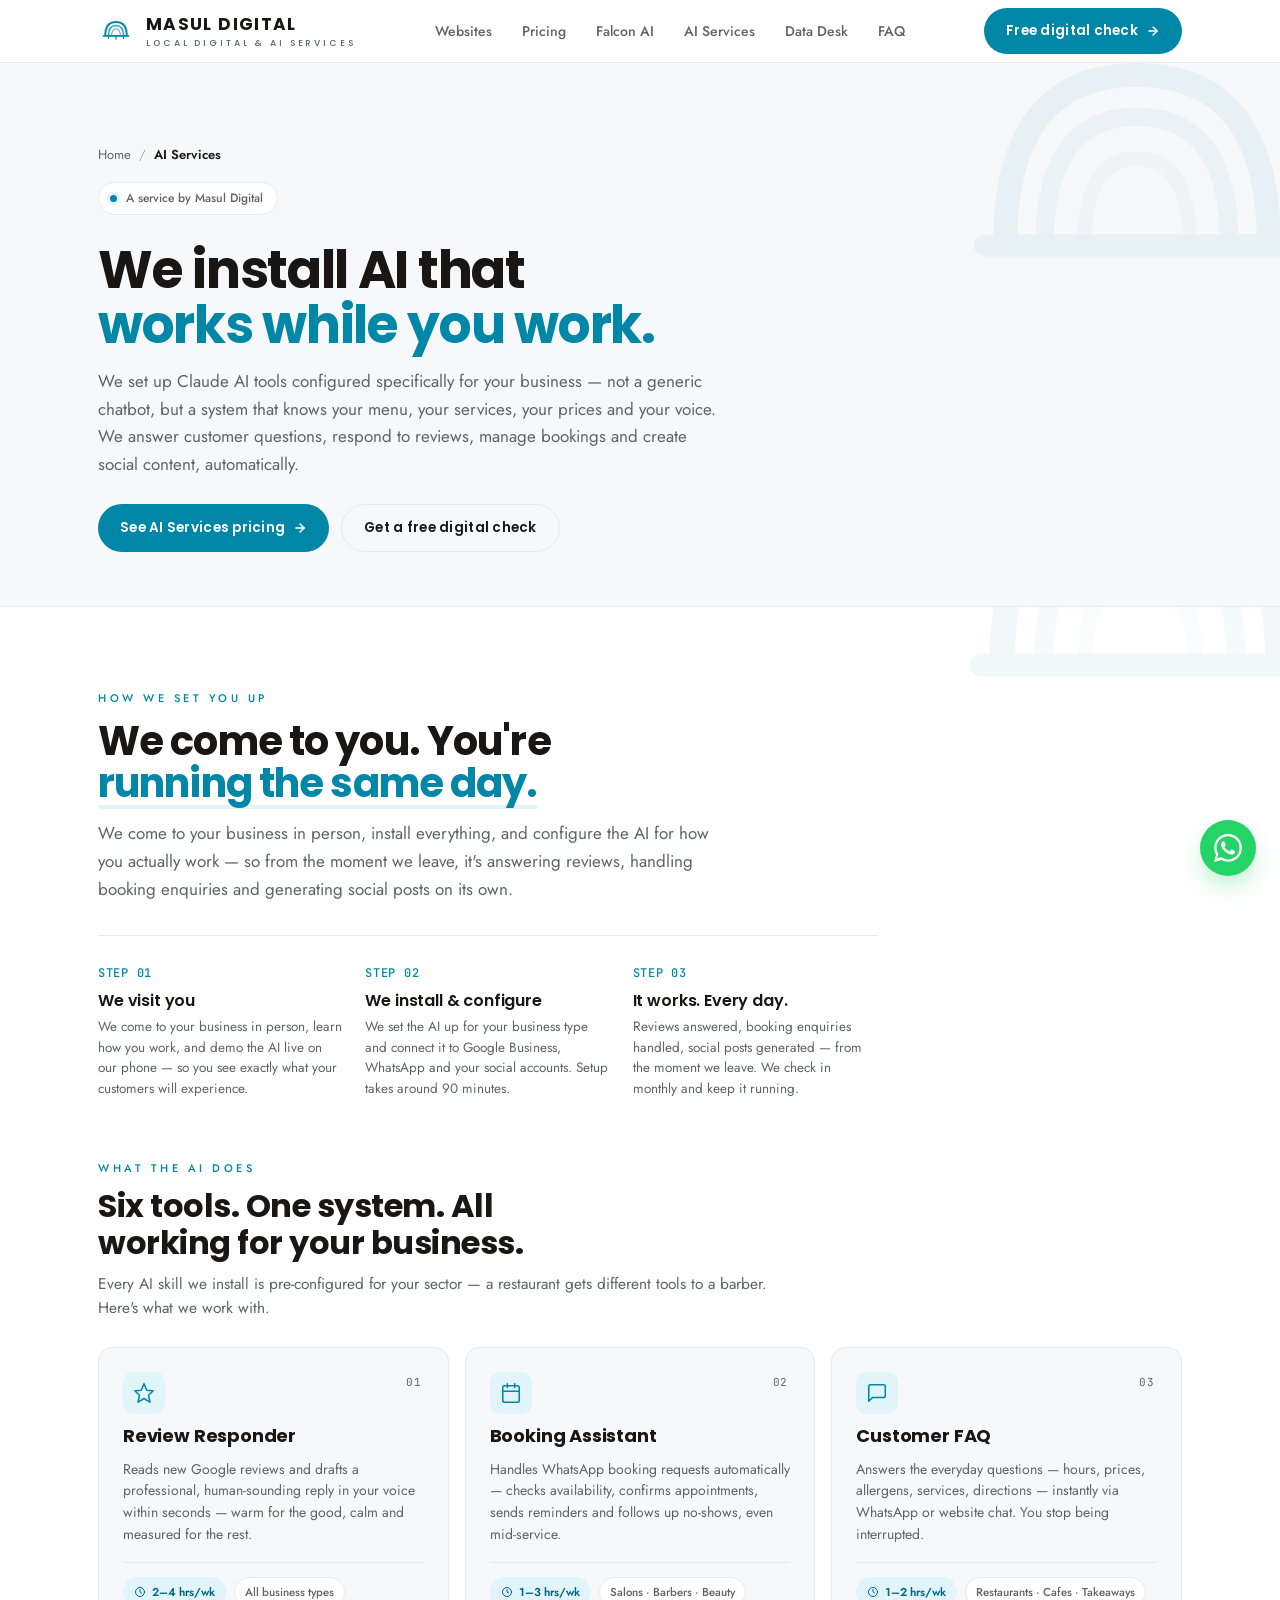
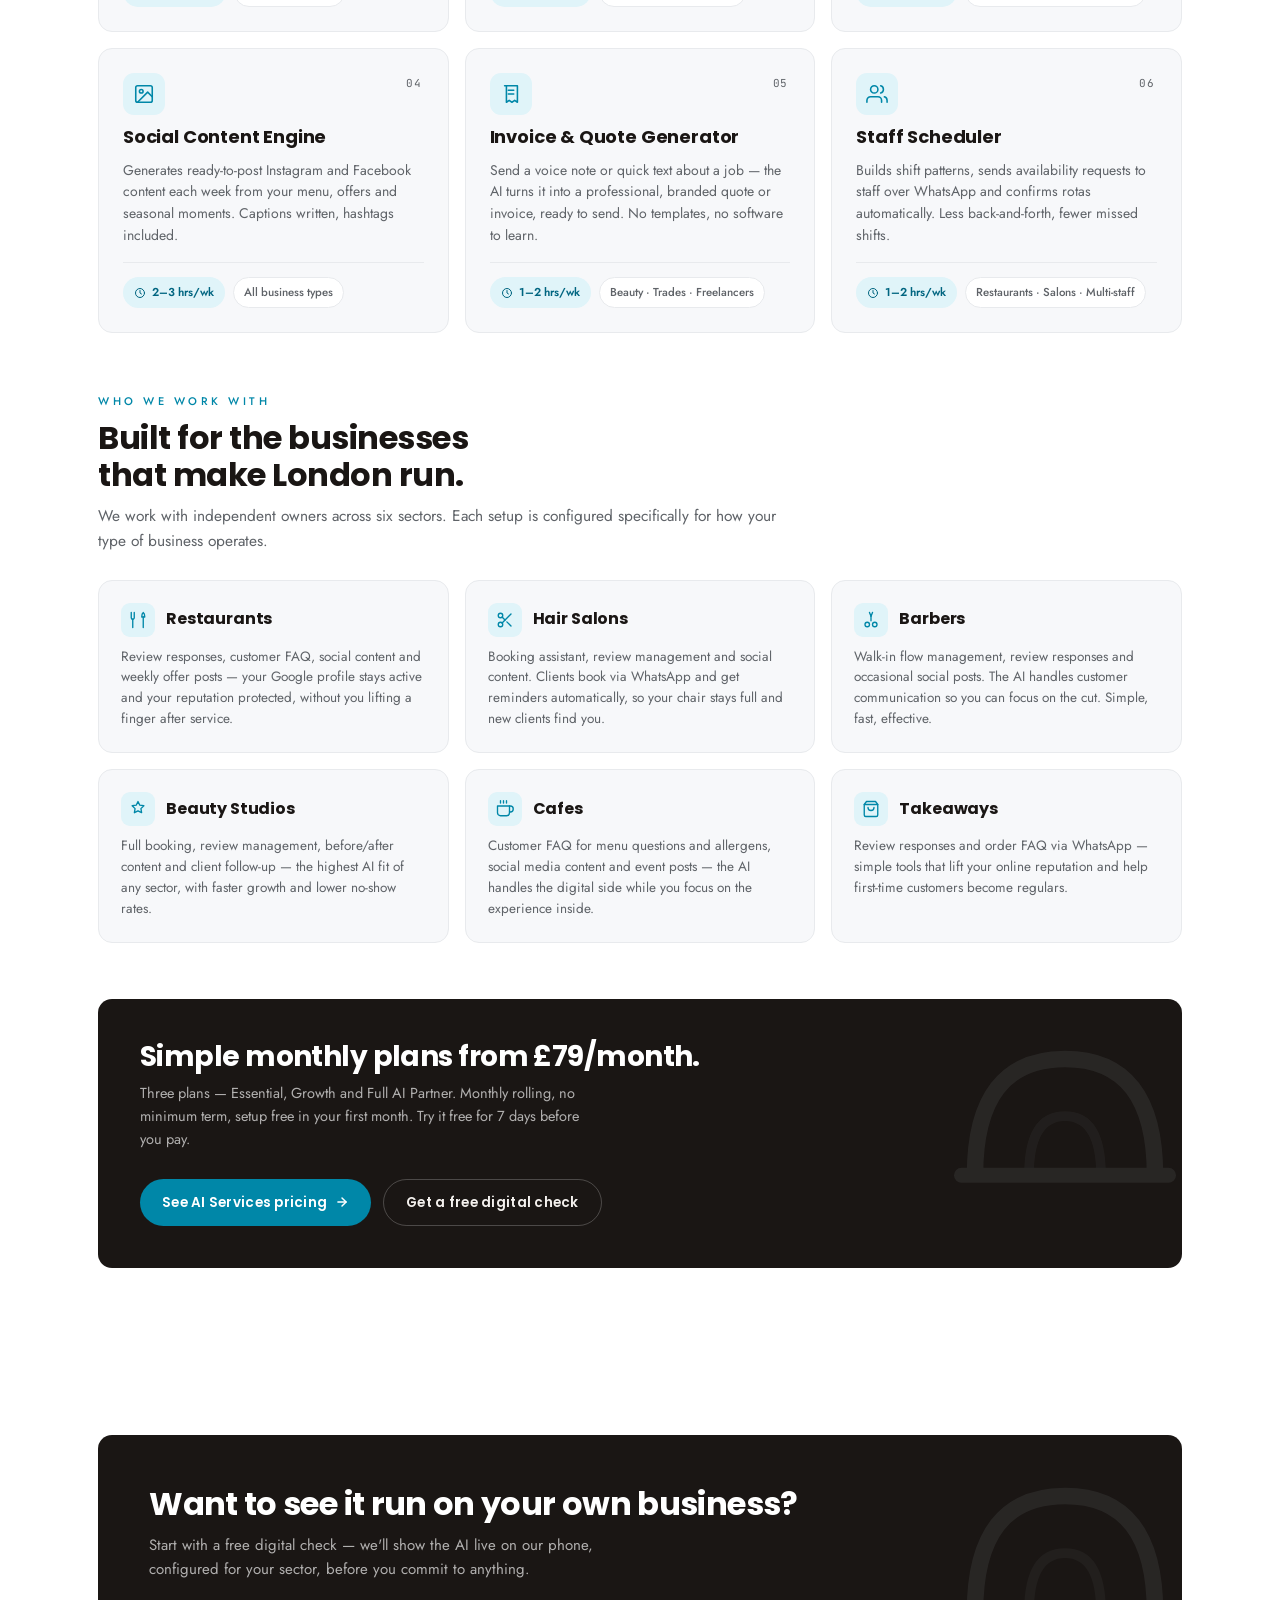
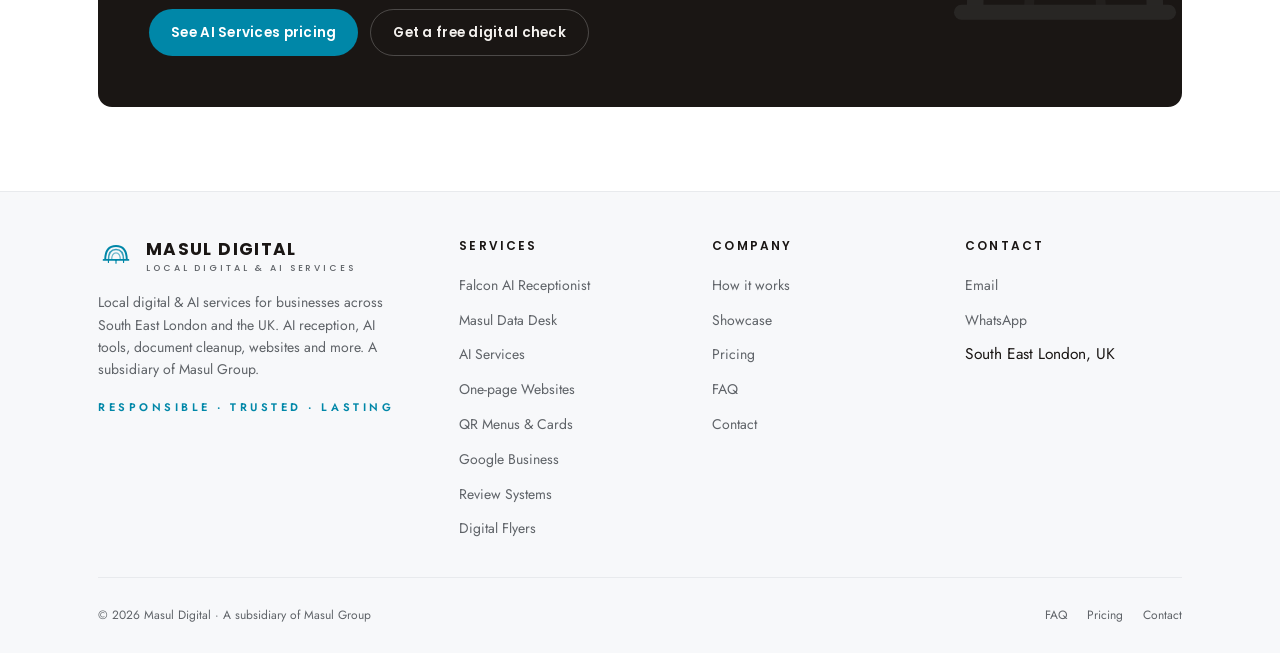
<file: ai-services.html>
<!DOCTYPE html>
<html lang="en">
<head>
<meta charset="UTF-8" />
<meta name="viewport" content="width=device-width, initial-scale=1.0" />
<title>AI Services — Claude AI Tools for Local Business | Masul Digital</title>
<meta name="description" content="We install Claude AI tools configured for your business — answering reviews, handling bookings, replying to FAQs and creating social content automatically. Set up in person. From £79/month." />
<link rel="icon" href="assets/favicon.ico" />
<link rel="preconnect" href="https://fonts.googleapis.com" />
<link rel="preconnect" href="https://fonts.gstatic.com" crossorigin />
<link href="https://fonts.googleapis.com/css2?family=Poppins:wght@400;500;600;700;800&family=Jost:wght@300;400;500;600&family=JetBrains+Mono:wght@400;500&display=swap" rel="stylesheet" />
<link rel="stylesheet" href="assets/styles.css?v=15" />
<link rel="stylesheet" href="assets/pages.css?v=15" />
<!-- seo:auto start -->
<link rel="canonical" href="https://masul-digital-site.vercel.app/ai-services">
<meta property="og:type" content="website">
<meta property="og:site_name" content="Masul Digital">
<meta property="og:title" content="AI Services — Claude AI Tools for Local Business | Masul Digital">
<meta property="og:description" content="We install Claude AI configured for your business — reviews, bookings, FAQs and social content, automatically. Set up in person. From £79/mo.">
<meta property="og:url" content="https://masul-digital-site.vercel.app/ai-services">
<meta property="og:locale" content="en_GB">
<meta name="twitter:title" content="AI Services — Claude AI Tools for Local Business | Masul Digital">
<meta name="twitter:description" content="We install Claude AI configured for your business — reviews, bookings, FAQs and social content, automatically. Set up in person. From £79/mo.">
<!-- seo:auto end -->
<meta property="og:image" content="https://masul-digital-site.vercel.app/og-thumb.jpg" />
<meta property="og:image:width" content="1200" />
<meta property="og:image:height" content="630" />
<meta name="twitter:card" content="summary_large_image" />
<meta name="twitter:image" content="https://masul-digital-site.vercel.app/og-thumb.jpg" />
</head>
<body data-theme="light" data-accent="teal">

<!-- ────────────── NAV ────────────── -->
<nav class="nav" id="nav">
  <div class="wrap nav-inner">
    <a href="/" class="nav-logo" aria-label="Masul Digital home">
      <span class="nav-mark" aria-hidden="true">
        <svg viewBox="0 0 400 400" xmlns="http://www.w3.org/2000/svg">
          <g fill="none">
            <path d="M 80,255 Q 80,100 200,100 Q 320,100 320,255" stroke="var(--accent)" stroke-width="22"/>
            <path d="M 116,255 Q 116,138 200,138 Q 284,138 284,255" stroke="var(--accent)" stroke-width="17" opacity="0.78"/>
            <path d="M 152,255 Q 152,176 200,176 Q 248,176 248,255" stroke="var(--accent)" stroke-width="13" opacity="0.55"/>
            <line x1="62" y1="255" x2="338" y2="255" stroke="var(--accent)" stroke-width="20" stroke-linecap="round"/>
            <line x1="116" y1="255" x2="116" y2="282" stroke="var(--accent)" stroke-width="13" stroke-linecap="round"/>
            <line x1="200" y1="255" x2="200" y2="292" stroke="var(--accent)" stroke-width="13" stroke-linecap="round"/>
            <line x1="284" y1="255" x2="284" y2="282" stroke="var(--accent)" stroke-width="13" stroke-linecap="round"/>
          </g>
          <circle cx="200" cy="255" r="11" fill="var(--accent)"/>
        </svg>
      </span>
      <span class="nav-wordmark">MASUL DIGITAL<span class="sub">LOCAL DIGITAL &amp; AI SERVICES</span></span>
    </a>

    <div class="nav-links" role="navigation">
      <a href="/#services">Websites</a>
      <a href="/pricing">Pricing</a>
      <a href="/falcon">Falcon AI</a>
      <a href="/ai-services" aria-current="page">AI Services</a>
      <a href="/data-desk">Data Desk</a>
      <a href="/faq">FAQ</a>
    </div>

    <div class="nav-cta">
      <a href="/#contact" class="btn btn-primary"><span class="cta-long">Free digital check</span><span class="cta-short">Free check</span>
        <svg width="14" height="14" viewBox="0 0 24 24" fill="none" stroke="currentColor" stroke-width="2.5" stroke-linecap="round" stroke-linejoin="round"><line x1="5" y1="12" x2="19" y2="12"/><polyline points="12 5 19 12 12 19"/></svg>
      </a>
      <button class="nav-burger" id="burger" aria-label="Toggle menu" aria-expanded="false"><span></span><span></span><span></span></button>
    </div>
  </div>
  <div class="mobile-panel" id="mob">
    <a href="/falcon" data-mob-link>Falcon AI</a>
    <a href="/data-desk" data-mob-link>Data Desk</a>
    <a href="/ai-services" data-mob-link>AI Services</a>
    <a href="/pricing" data-mob-link>Pricing</a>
    <a href="/faq" data-mob-link>FAQ</a>
    <a href="/#contact" data-mob-link class="btn btn-primary">Free digital check</a>
  </div>
</nav>

<!-- ────────────── PAGE HERO ────────────── -->
<section class="page-hero">
  <span class="ph-mark" aria-hidden="true">
    <svg viewBox="0 0 400 400" xmlns="http://www.w3.org/2000/svg"><g fill="none" stroke="currentColor" stroke-width="22"><path d="M 80,255 Q 80,100 200,100 Q 320,100 320,255"/><path d="M 116,255 Q 116,138 200,138 Q 284,138 284,255" stroke-width="17" opacity="0.78"/><path d="M 152,255 Q 152,176 200,176 Q 248,176 248,255" stroke-width="13" opacity="0.55"/><line x1="62" y1="255" x2="338" y2="255" stroke-width="20" stroke-linecap="round"/></g></svg>
  </span>
  <div class="wrap">
    <nav class="breadcrumb" aria-label="Breadcrumb">
      <a href="/">Home</a><span class="sep">/</span><b>AI Services</b>
    </nav>
    <span class="dd-seal"><span class="pip"></span> A service by Masul Digital</span>
    <h1>We install AI that <em>works while you work.</em></h1>
    <p class="ph-lede">We set up Claude AI tools configured specifically for your business — not a generic chatbot, but a system that knows your menu, your services, your prices and your voice. We answer customer questions, respond to reviews, manage bookings and create social content, automatically.</p>
    <div class="ph-cta">
      <a href="/pricing#ai" class="btn btn-primary">
        See AI Services pricing
        <svg width="14" height="14" viewBox="0 0 24 24" fill="none" stroke="currentColor" stroke-width="2.5" stroke-linecap="round" stroke-linejoin="round"><line x1="5" y1="12" x2="19" y2="12"/><polyline points="12 5 19 12 12 19"/></svg>
      </a>
      <a href="/#contact" class="btn btn-ghost">Get a free digital check</a>
    </div>
  </div>
</section>

<!-- ────────────── AI SERVICES CONTENT ────────────── -->
<section class="section ai-band" id="ai-services" data-screen-label="AI Services">
  <span class="ai-bg-mark" aria-hidden="true">
    <svg viewBox="0 0 400 400" xmlns="http://www.w3.org/2000/svg"><g fill="none" stroke="currentColor" stroke-width="22"><path d="M 80,255 Q 80,100 200,100 Q 320,100 320,255"/><path d="M 116,255 Q 116,138 200,138 Q 284,138 284,255" stroke-width="17" opacity="0.78"/><path d="M 152,255 Q 152,176 200,176 Q 248,176 248,255" stroke-width="13" opacity="0.55"/><line x1="62" y1="255" x2="338" y2="255" stroke-width="20" stroke-linecap="round"/></g></svg>
  </span>

  <div class="wrap">
    <div class="ai-top">
      <div class="eyebrow">How we set you up</div>
      <h2>We come to you. You're <em>running the same day.</em></h2>
      <p class="ai-lede">
        We come to your business in person, install everything, and configure the AI for how you actually work — so from the moment we leave, it's answering reviews, handling booking enquiries and generating social posts on its own.
      </p>

      <div class="ai-steps">
        <div class="ai-step">
          <div class="sn">STEP 01</div>
          <h4>We visit you</h4>
          <p>We come to your business in person, learn how you work, and demo the AI live on our phone — so you see exactly what your customers will experience.</p>
        </div>
        <div class="ai-step">
          <div class="sn">STEP 02</div>
          <h4>We install &amp; configure</h4>
          <p>We set the AI up for your business type and connect it to Google Business, WhatsApp and your social accounts. Setup takes around 90 minutes.</p>
        </div>
        <div class="ai-step">
          <div class="sn">STEP 03</div>
          <h4>It works. Every day.</h4>
          <p>Reviews answered, booking enquiries handled, social posts generated — from the moment we leave. We check in monthly and keep it running.</p>
        </div>
      </div>
    </div>

    <div class="ai-sub-head">
      <div class="eyebrow">What the AI does</div>
      <h3>Six tools. One system. All working for your business.</h3>
      <p>Every AI skill we install is pre-configured for your sector — a restaurant gets different tools to a barber. Here's what we work with.</p>
    </div>

    <div class="ai-skills">
      <article class="ai-skill">
        <span class="sk-num">01</span>
        <span class="sk-icon"><svg viewBox="0 0 24 24" fill="none" stroke="currentColor" stroke-width="1.7" stroke-linecap="round" stroke-linejoin="round"><polygon points="12 2 15 9 22 9.5 17 14.5 18.5 22 12 18 5.5 22 7 14.5 2 9.5 9 9 12 2"/></svg></span>
        <h4>Review Responder</h4>
        <p>Reads new Google reviews and drafts a professional, human-sounding reply in your voice within seconds — warm for the good, calm and measured for the rest.</p>
        <div class="sk-foot">
          <span class="sk-tag time"><svg viewBox="0 0 24 24" fill="none" stroke="currentColor" stroke-width="2" stroke-linecap="round" stroke-linejoin="round"><circle cx="12" cy="12" r="9"/><polyline points="12 7 12 12 15 14"/></svg>2–4 hrs/wk</span>
          <span class="sk-tag">All business types</span>
        </div>
      </article>

      <article class="ai-skill">
        <span class="sk-num">02</span>
        <span class="sk-icon"><svg viewBox="0 0 24 24" fill="none" stroke="currentColor" stroke-width="1.7" stroke-linecap="round" stroke-linejoin="round"><rect x="3" y="4" width="18" height="18" rx="2"/><line x1="16" y1="2" x2="16" y2="6"/><line x1="8" y1="2" x2="8" y2="6"/><line x1="3" y1="10" x2="21" y2="10"/></svg></span>
        <h4>Booking Assistant</h4>
        <p>Handles WhatsApp booking requests automatically — checks availability, confirms appointments, sends reminders and follows up no-shows, even mid-service.</p>
        <div class="sk-foot">
          <span class="sk-tag time"><svg viewBox="0 0 24 24" fill="none" stroke="currentColor" stroke-width="2" stroke-linecap="round" stroke-linejoin="round"><circle cx="12" cy="12" r="9"/><polyline points="12 7 12 12 15 14"/></svg>1–3 hrs/wk</span>
          <span class="sk-tag">Salons · Barbers · Beauty</span>
        </div>
      </article>

      <article class="ai-skill">
        <span class="sk-num">03</span>
        <span class="sk-icon"><svg viewBox="0 0 24 24" fill="none" stroke="currentColor" stroke-width="1.7" stroke-linecap="round" stroke-linejoin="round"><path d="M21 15a2 2 0 0 1-2 2H7l-4 4V5a2 2 0 0 1 2-2h14a2 2 0 0 1 2 2z"/></svg></span>
        <h4>Customer FAQ</h4>
        <p>Answers the everyday questions — hours, prices, allergens, services, directions — instantly via WhatsApp or website chat. You stop being interrupted.</p>
        <div class="sk-foot">
          <span class="sk-tag time"><svg viewBox="0 0 24 24" fill="none" stroke="currentColor" stroke-width="2" stroke-linecap="round" stroke-linejoin="round"><circle cx="12" cy="12" r="9"/><polyline points="12 7 12 12 15 14"/></svg>1–2 hrs/wk</span>
          <span class="sk-tag">Restaurants · Cafes · Takeaways</span>
        </div>
      </article>

      <article class="ai-skill">
        <span class="sk-num">04</span>
        <span class="sk-icon"><svg viewBox="0 0 24 24" fill="none" stroke="currentColor" stroke-width="1.7" stroke-linecap="round" stroke-linejoin="round"><rect x="3" y="3" width="18" height="18" rx="2"/><circle cx="9" cy="9" r="2"/><path d="M21 15l-5-5L5 21"/></svg></span>
        <h4>Social Content Engine</h4>
        <p>Generates ready-to-post Instagram and Facebook content each week from your menu, offers and seasonal moments. Captions written, hashtags included.</p>
        <div class="sk-foot">
          <span class="sk-tag time"><svg viewBox="0 0 24 24" fill="none" stroke="currentColor" stroke-width="2" stroke-linecap="round" stroke-linejoin="round"><circle cx="12" cy="12" r="9"/><polyline points="12 7 12 12 15 14"/></svg>2–3 hrs/wk</span>
          <span class="sk-tag">All business types</span>
        </div>
      </article>

      <article class="ai-skill">
        <span class="sk-num">05</span>
        <span class="sk-icon"><svg viewBox="0 0 24 24" fill="none" stroke="currentColor" stroke-width="1.7" stroke-linecap="round" stroke-linejoin="round"><path d="M5 3h14v18l-3-2-3 2-3-2-3 2V3z"/><line x1="9" y1="8" x2="15" y2="8"/><line x1="9" y1="12" x2="15" y2="12"/></svg></span>
        <h4>Invoice &amp; Quote Generator</h4>
        <p>Send a voice note or quick text about a job — the AI turns it into a professional, branded quote or invoice, ready to send. No templates, no software to learn.</p>
        <div class="sk-foot">
          <span class="sk-tag time"><svg viewBox="0 0 24 24" fill="none" stroke="currentColor" stroke-width="2" stroke-linecap="round" stroke-linejoin="round"><circle cx="12" cy="12" r="9"/><polyline points="12 7 12 12 15 14"/></svg>1–2 hrs/wk</span>
          <span class="sk-tag">Beauty · Trades · Freelancers</span>
        </div>
      </article>

      <article class="ai-skill">
        <span class="sk-num">06</span>
        <span class="sk-icon"><svg viewBox="0 0 24 24" fill="none" stroke="currentColor" stroke-width="1.7" stroke-linecap="round" stroke-linejoin="round"><path d="M17 21v-2a4 4 0 0 0-4-4H5a4 4 0 0 0-4 4v2"/><circle cx="9" cy="7" r="4"/><path d="M23 21v-2a4 4 0 0 0-3-3.87"/><path d="M16 3.13a4 4 0 0 1 0 7.75"/></svg></span>
        <h4>Staff Scheduler</h4>
        <p>Builds shift patterns, sends availability requests to staff over WhatsApp and confirms rotas automatically. Less back-and-forth, fewer missed shifts.</p>
        <div class="sk-foot">
          <span class="sk-tag time"><svg viewBox="0 0 24 24" fill="none" stroke="currentColor" stroke-width="2" stroke-linecap="round" stroke-linejoin="round"><circle cx="12" cy="12" r="9"/><polyline points="12 7 12 12 15 14"/></svg>1–2 hrs/wk</span>
          <span class="sk-tag">Restaurants · Salons · Multi-staff</span>
        </div>
      </article>
    </div>

    <div class="ai-sub-head">
      <div class="eyebrow">Who we work with</div>
      <h3>Built for the businesses that make London run.</h3>
      <p>We work with independent owners across six sectors. Each setup is configured specifically for how your type of business operates.</p>
    </div>

    <div class="ai-sectors">
      <article class="ai-sector">
        <div class="se-top">
          <span class="se-ic"><svg viewBox="0 0 24 24" fill="none" stroke="currentColor" stroke-width="1.8" stroke-linecap="round" stroke-linejoin="round"><path d="M3 2v7a2 2 0 0 0 2 2h0a2 2 0 0 0 2-2V2"/><path d="M5 11v11"/><path d="M19 2c-1.5 1-2 3-2 6h4c0-3-.5-5-2-6z"/><path d="M19 8v14"/></svg></span>
          <h4>Restaurants</h4>
        </div>
        <p>Review responses, customer FAQ, social content and weekly offer posts — your Google profile stays active and your reputation protected, without you lifting a finger after service.</p>
      </article>
      <article class="ai-sector">
        <div class="se-top">
          <span class="se-ic"><svg viewBox="0 0 24 24" fill="none" stroke="currentColor" stroke-width="1.8" stroke-linecap="round" stroke-linejoin="round"><circle cx="6" cy="6" r="3"/><circle cx="6" cy="18" r="3"/><line x1="20" y1="4" x2="8.12" y2="15.88"/><line x1="14.47" y1="14.48" x2="20" y2="20"/><line x1="8.12" y1="8.12" x2="12" y2="12"/></svg></span>
          <h4>Hair Salons</h4>
        </div>
        <p>Booking assistant, review management and social content. Clients book via WhatsApp and get reminders automatically, so your chair stays full and new clients find you.</p>
      </article>
      <article class="ai-sector">
        <div class="se-top">
          <span class="se-ic"><svg viewBox="0 0 24 24" fill="none" stroke="currentColor" stroke-width="1.8" stroke-linecap="round" stroke-linejoin="round"><path d="M14 2l-2 5-2-5"/><path d="M12 7v6"/><circle cx="7" cy="18" r="3"/><circle cx="17" cy="18" r="3"/></svg></span>
          <h4>Barbers</h4>
        </div>
        <p>Walk-in flow management, review responses and occasional social posts. The AI handles customer communication so you can focus on the cut. Simple, fast, effective.</p>
      </article>
      <article class="ai-sector">
        <div class="se-top">
          <span class="se-ic"><svg viewBox="0 0 24 24" fill="none" stroke="currentColor" stroke-width="1.8" stroke-linecap="round" stroke-linejoin="round"><path d="M12 2l2.4 4.9 5.4.8-3.9 3.8.9 5.4-4.8-2.5-4.8 2.5.9-5.4L4.2 7.7l5.4-.8z"/></svg></span>
          <h4>Beauty Studios</h4>
        </div>
        <p>Full booking, review management, before/after content and client follow-up — the highest AI fit of any sector, with faster growth and lower no-show rates.</p>
      </article>
      <article class="ai-sector">
        <div class="se-top">
          <span class="se-ic"><svg viewBox="0 0 24 24" fill="none" stroke="currentColor" stroke-width="1.8" stroke-linecap="round" stroke-linejoin="round"><path d="M18 8h1a4 4 0 0 1 0 8h-1"/><path d="M2 8h16v9a4 4 0 0 1-4 4H6a4 4 0 0 1-4-4V8z"/><line x1="6" y1="1" x2="6" y2="4"/><line x1="10" y1="1" x2="10" y2="4"/><line x1="14" y1="1" x2="14" y2="4"/></svg></span>
          <h4>Cafes</h4>
        </div>
        <p>Customer FAQ for menu questions and allergens, social media content and event posts — the AI handles the digital side while you focus on the experience inside.</p>
      </article>
      <article class="ai-sector">
        <div class="se-top">
          <span class="se-ic"><svg viewBox="0 0 24 24" fill="none" stroke="currentColor" stroke-width="1.8" stroke-linecap="round" stroke-linejoin="round"><path d="M6 2L3 6v14a2 2 0 0 0 2 2h14a2 2 0 0 0 2-2V6l-3-4z"/><line x1="3" y1="6" x2="21" y2="6"/><path d="M16 10a4 4 0 0 1-8 0"/></svg></span>
          <h4>Takeaways</h4>
        </div>
        <p>Review responses and order FAQ via WhatsApp — simple tools that lift your online reputation and help first-time customers become regulars.</p>
      </article>
    </div>

    <div class="ai-pricebar">
      <span class="pb-mark" aria-hidden="true">
        <svg viewBox="0 0 400 400" xmlns="http://www.w3.org/2000/svg"><g fill="none" stroke="currentColor" stroke-width="22"><path d="M 80,255 Q 80,100 200,100 Q 320,100 320,255"/><path d="M 152,255 Q 152,176 200,176 Q 248,176 248,255" stroke-width="13" opacity="0.55"/><line x1="62" y1="255" x2="338" y2="255" stroke-width="20" stroke-linecap="round"/></g></svg>
      </span>
      <div>
        <h3>Simple monthly plans from £79/month.</h3>
        <p>Three plans — Essential, Growth and Full AI Partner. Monthly rolling, no minimum term, setup free in your first month. Try it free for 7 days before you pay.</p>
      </div>
      <div class="pb-cta">
        <a href="/pricing#ai" class="btn btn-primary">
          See AI Services pricing
          <svg width="14" height="14" viewBox="0 0 24 24" fill="none" stroke="currentColor" stroke-width="2.5" stroke-linecap="round" stroke-linejoin="round"><line x1="5" y1="12" x2="19" y2="12"/><polyline points="12 5 19 12 12 19"/></svg>
        </a>
        <a href="/#contact" class="btn btn-ghost">Get a free digital check</a>
      </div>
    </div>

  </div>
</section>

<!-- ────────────── SUBPAGE CTA ────────────── -->
<section class="section" data-screen-label="Contact">
  <div class="wrap">
    <div class="subpage-cta">
      <span class="sp-mark" aria-hidden="true">
        <svg viewBox="0 0 400 400" xmlns="http://www.w3.org/2000/svg"><g fill="none" stroke="currentColor" stroke-width="22"><path d="M 80,255 Q 80,100 200,100 Q 320,100 320,255"/><path d="M 152,255 Q 152,176 200,176 Q 248,176 248,255" stroke-width="13" opacity="0.55"/><line x1="62" y1="255" x2="338" y2="255" stroke-width="20" stroke-linecap="round"/></g></svg>
      </span>
      <div>
        <h2>Want to see it run on your own business?</h2>
        <p>Start with a free digital check — we'll show the AI live on our phone, configured for your sector, before you commit to anything.</p>
      </div>
      <div class="sp-cta">
        <a href="/pricing#ai" class="btn btn-primary">See AI Services pricing</a>
        <a href="/#contact" class="btn btn-ghost">Get a free digital check</a>
      </div>
    </div>
  </div>
</section>

<!-- ────────────── FOOTER ────────────── -->
<footer>
  <div class="wrap">
    <div class="foot-grid">
      <div class="foot-brand">
        <a href="/" class="nav-logo" style="margin-bottom: 0;">
          <span class="nav-mark">
            <svg viewBox="0 0 400 400" xmlns="http://www.w3.org/2000/svg"><g fill="none"><path d="M 80,255 Q 80,100 200,100 Q 320,100 320,255" stroke="var(--accent)" stroke-width="22"/><path d="M 116,255 Q 116,138 200,138 Q 284,138 284,255" stroke="var(--accent)" stroke-width="17" opacity="0.78"/><path d="M 152,255 Q 152,176 200,176 Q 248,176 248,255" stroke="var(--accent)" stroke-width="13" opacity="0.55"/><line x1="62" y1="255" x2="338" y2="255" stroke="var(--accent)" stroke-width="20" stroke-linecap="round"/><line x1="116" y1="255" x2="116" y2="282" stroke="var(--accent)" stroke-width="13" stroke-linecap="round"/><line x1="200" y1="255" x2="200" y2="292" stroke="var(--accent)" stroke-width="13" stroke-linecap="round"/><line x1="284" y1="255" x2="284" y2="282" stroke="var(--accent)" stroke-width="13" stroke-linecap="round"/></g><circle cx="200" cy="255" r="11" fill="var(--accent)"/></svg>
          </span>
          <span class="nav-wordmark">MASUL DIGITAL<span class="sub">LOCAL DIGITAL &amp; AI SERVICES</span></span>
        </a>
        <p>Local digital &amp; AI services for businesses across South East London and the UK. AI reception, AI tools, document cleanup, websites and more. A subsidiary of Masul Group.</p>
        <div class="foot-tagline">Responsible · Trusted · Lasting</div>
      </div>

      <div class="foot-col">
        <h5>Services</h5>
        <ul>
          <li><a href="/falcon">Falcon AI Receptionist</a></li>
          <li><a href="/data-desk">Masul Data Desk</a></li>
          <li><a href="/ai-services">AI Services</a></li>
          <li><a href="/#services">One-page Websites</a></li>
          <li><a href="/#services">QR Menus &amp; Cards</a></li>
          <li><a href="/#services">Google Business</a></li>
          <li><a href="/#services">Review Systems</a></li>
          <li><a href="/#services">Digital Flyers</a></li>
        </ul>
      </div>

      <div class="foot-col">
        <h5>Company</h5>
        <ul>
          <li><a href="/#how">How it works</a></li>
          <li><a href="/#showcase">Showcase</a></li>
          <li><a href="/pricing">Pricing</a></li>
          <li><a href="/faq">FAQ</a></li>
          <li><a href="/#contact">Contact</a></li>
        </ul>
      </div>

      <div class="foot-col">
        <h5>Contact</h5>
        <ul>
          <li><a href="mailto:info@masuldigital.co.uk">Email</a></li>
          <li><a href="https://wa.me/447375440623" target="_blank" rel="noopener">WhatsApp</a></li>
          <li><span>South East London, UK</span></li>
        </ul>
      </div>
    </div>

    <div class="foot-bottom">
      <div>© <span id="year">2026</span> Masul Digital · A subsidiary of Masul Group</div>
      <div class="right">
        <a href="/faq">FAQ</a>
        <a href="/pricing">Pricing</a>
        <a href="/#contact">Contact</a>
      </div>
    </div>
  </div>
</footer>

<a href="https://wa.me/447375440623" class="wa-fab" aria-label="Chat on WhatsApp" target="_blank" rel="noopener">
  <svg viewBox="0 0 24 24" fill="white">
    <path d="M.057 24l1.687-6.163a11.867 11.867 0 0 1-1.587-5.946C.16 5.335 5.495 0 12.05 0a11.817 11.817 0 0 1 8.413 3.488 11.824 11.824 0 0 1 3.48 8.414c-.003 6.557-5.338 11.892-11.893 11.892a11.9 11.9 0 0 1-5.688-1.448L.057 24zm6.597-3.807c1.676.995 3.276 1.591 5.392 1.592 5.448 0 9.886-4.434 9.889-9.885.002-5.462-4.415-9.89-9.881-9.892-5.452 0-9.887 4.434-9.889 9.884a9.86 9.86 0 0 0 1.518 5.276l-.999 3.648 3.97-1.023zm11.387-5.464c-.074-.124-.272-.198-.57-.347-.297-.149-1.758-.868-2.031-.967-.272-.099-.47-.149-.669.149-.198.297-.768.967-.941 1.165-.173.198-.347.223-.644.074-.297-.149-1.255-.462-2.39-1.475-.883-.788-1.48-1.761-1.653-2.059-.173-.297-.018-.458.13-.606.134-.133.297-.347.446-.521.151-.172.2-.296.3-.495.099-.198.05-.371-.025-.52-.075-.149-.669-1.612-.916-2.207-.242-.579-.487-.5-.669-.51l-.57-.01c-.198 0-.52.074-.792.372s-1.04 1.016-1.04 2.479 1.065 2.876 1.213 3.074c.149.198 2.095 3.2 5.076 4.487.709.306 1.263.489 1.694.626.712.226 1.36.194 1.872.118.571-.085 1.758-.719 2.006-1.413.248-.694.248-1.289.173-1.413z"/>
  </svg>
</a>

<script src="assets/app.js"></script>

</body>
</html>
</file>
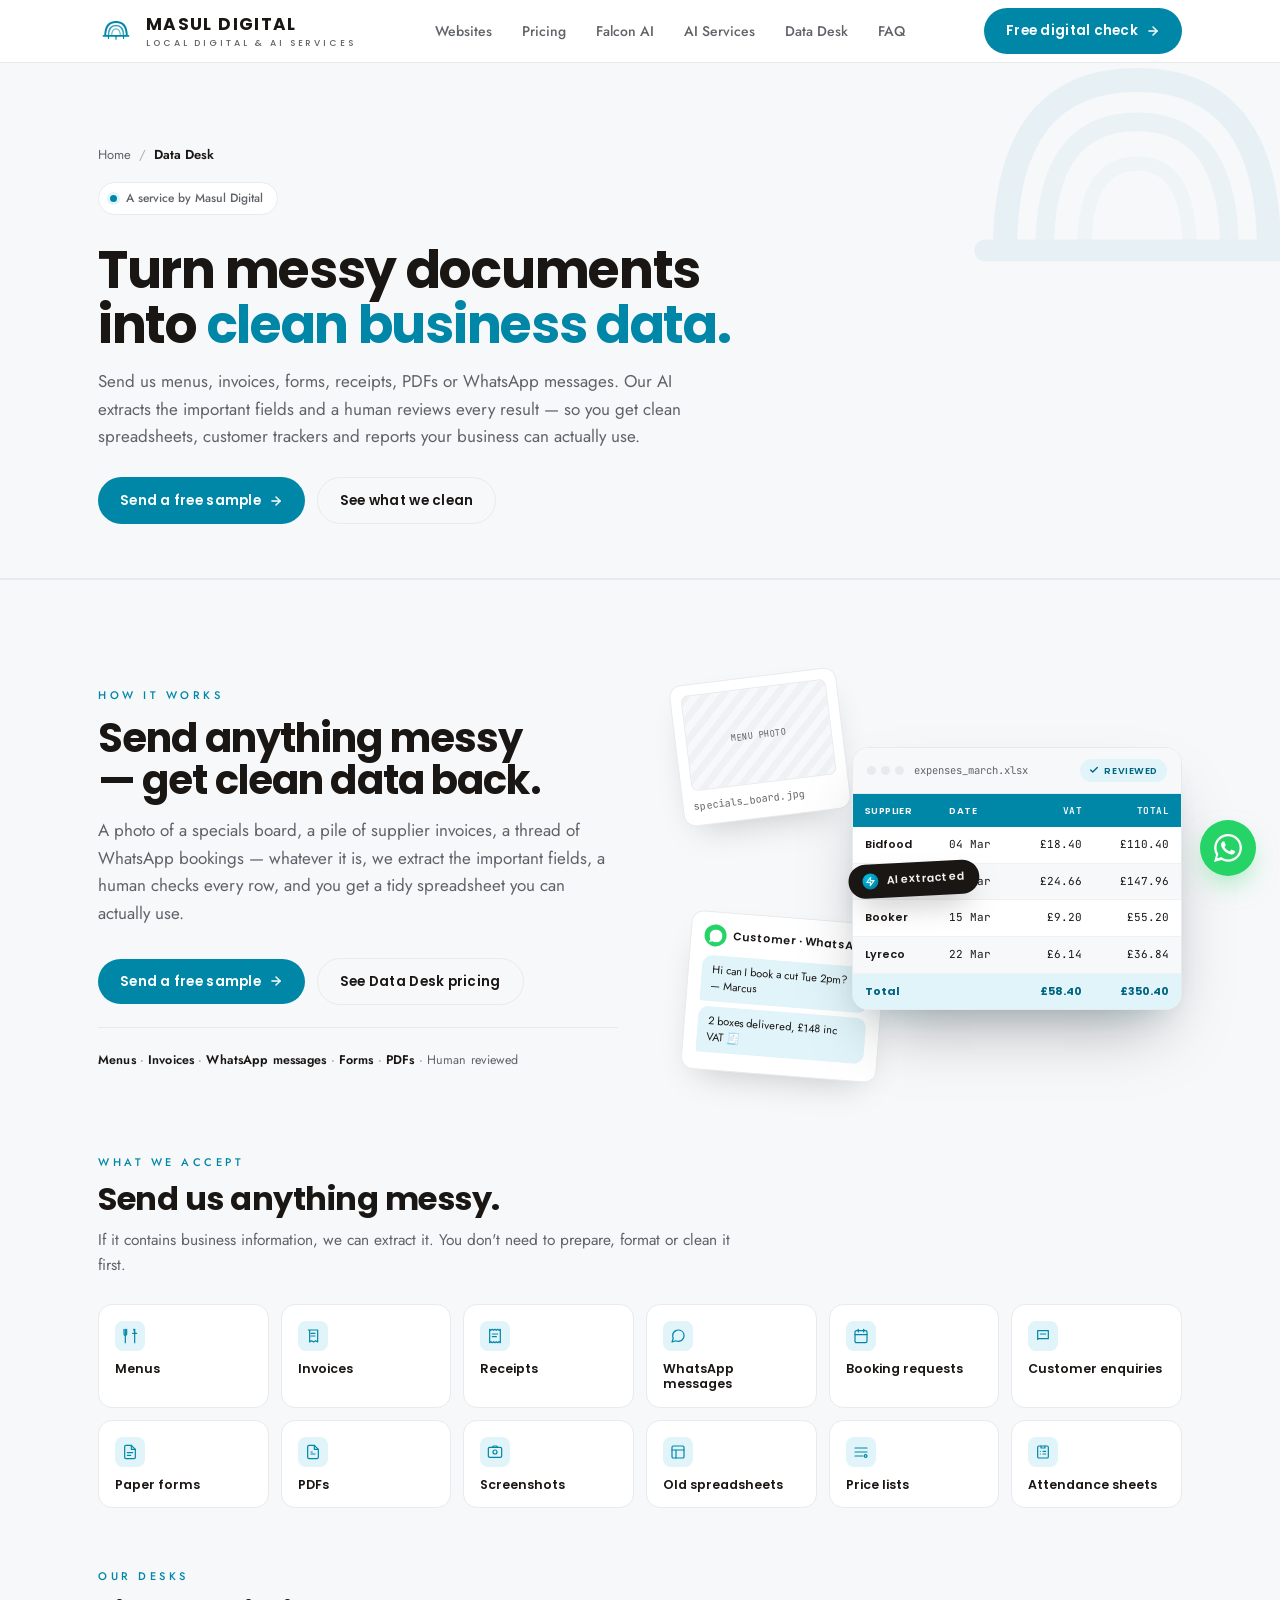
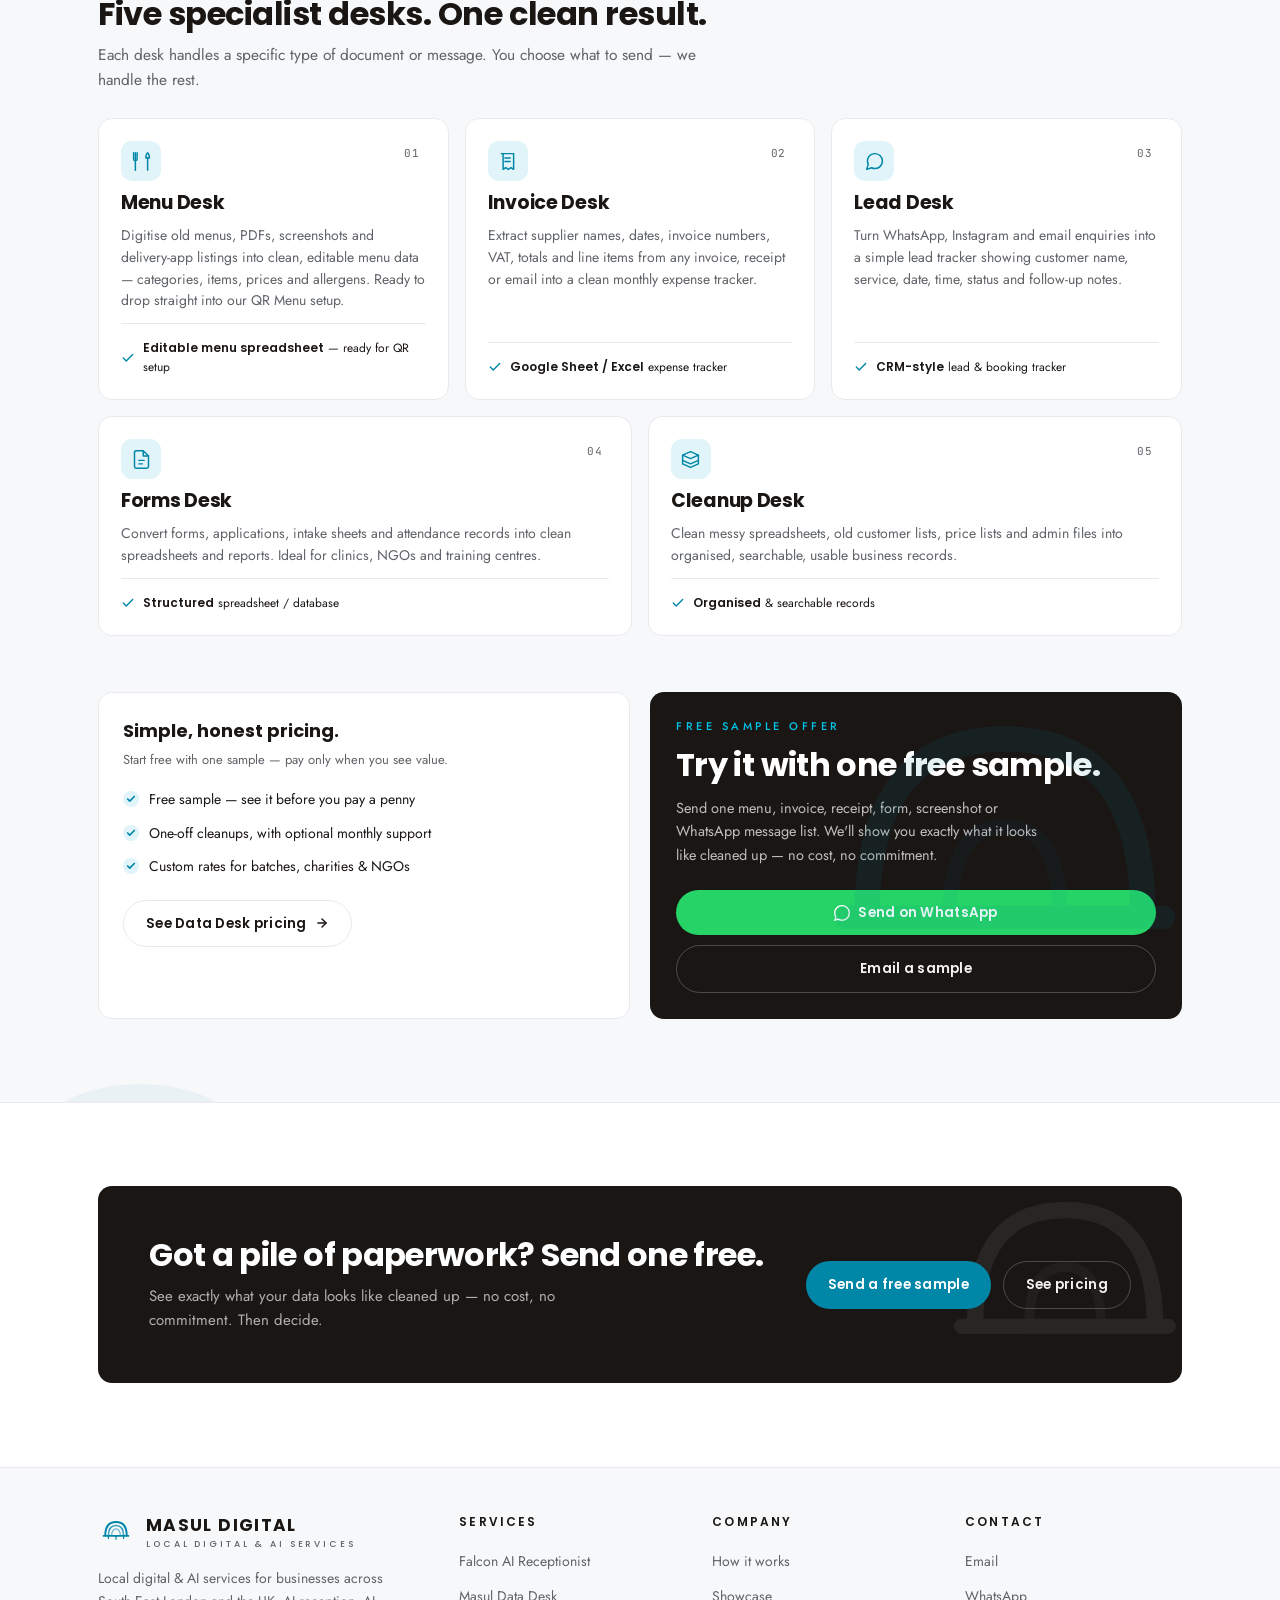
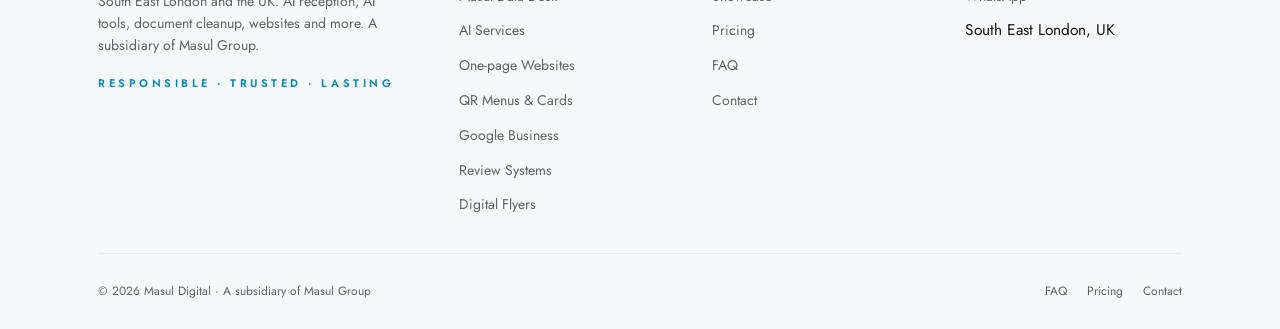
<file: data-desk.html>
<!DOCTYPE html>
<html lang="en">
<head>
<meta charset="UTF-8" />
<meta name="viewport" content="width=device-width, initial-scale=1.0" />
<title>Masul Data Desk — Document Cleanup &amp; Data Extraction</title>
<meta name="description" content="Send menus, invoices, receipts, forms, PDFs or WhatsApp messages. Our AI extracts the fields and a human reviews every result — you get clean spreadsheets and trackers. Start with one free sample." />
<link rel="icon" href="assets/favicon.ico" />
<link rel="preconnect" href="https://fonts.googleapis.com" />
<link rel="preconnect" href="https://fonts.gstatic.com" crossorigin />
<link href="https://fonts.googleapis.com/css2?family=Poppins:wght@400;500;600;700;800&family=Jost:wght@300;400;500;600&family=JetBrains+Mono:wght@400;500&display=swap" rel="stylesheet" />
<link rel="stylesheet" href="assets/styles.css?v=15" />
<link rel="stylesheet" href="assets/pages.css?v=15" />
<!-- seo:auto start -->
<link rel="canonical" href="https://masul-digital-site.vercel.app/data-desk">
<meta property="og:type" content="website">
<meta property="og:site_name" content="Masul Digital">
<meta property="og:title" content="Masul Data Desk — Document Cleanup &amp; Data Extraction">
<meta property="og:description" content="Turn messy menus, invoices, forms and WhatsApp messages into clean, human-reviewed spreadsheets. Start with one free sample.">
<meta property="og:url" content="https://masul-digital-site.vercel.app/data-desk">
<meta property="og:locale" content="en_GB">
<meta name="twitter:title" content="Masul Data Desk — Document Cleanup &amp; Data Extraction">
<meta name="twitter:description" content="Turn messy menus, invoices, forms and WhatsApp messages into clean, human-reviewed spreadsheets. Start with one free sample.">
<!-- seo:auto end -->
<meta property="og:image" content="https://masul-digital-site.vercel.app/og-thumb.jpg" />
<meta property="og:image:width" content="1200" />
<meta property="og:image:height" content="630" />
<meta name="twitter:card" content="summary_large_image" />
<meta name="twitter:image" content="https://masul-digital-site.vercel.app/og-thumb.jpg" />
</head>
<body data-theme="light" data-accent="teal">

<!-- ────────────── NAV ────────────── -->
<nav class="nav" id="nav">
  <div class="wrap nav-inner">
    <a href="/" class="nav-logo" aria-label="Masul Digital home">
      <span class="nav-mark" aria-hidden="true">
        <svg viewBox="0 0 400 400" xmlns="http://www.w3.org/2000/svg">
          <g fill="none">
            <path d="M 80,255 Q 80,100 200,100 Q 320,100 320,255" stroke="var(--accent)" stroke-width="22"/>
            <path d="M 116,255 Q 116,138 200,138 Q 284,138 284,255" stroke="var(--accent)" stroke-width="17" opacity="0.78"/>
            <path d="M 152,255 Q 152,176 200,176 Q 248,176 248,255" stroke="var(--accent)" stroke-width="13" opacity="0.55"/>
            <line x1="62" y1="255" x2="338" y2="255" stroke="var(--accent)" stroke-width="20" stroke-linecap="round"/>
            <line x1="116" y1="255" x2="116" y2="282" stroke="var(--accent)" stroke-width="13" stroke-linecap="round"/>
            <line x1="200" y1="255" x2="200" y2="292" stroke="var(--accent)" stroke-width="13" stroke-linecap="round"/>
            <line x1="284" y1="255" x2="284" y2="282" stroke="var(--accent)" stroke-width="13" stroke-linecap="round"/>
          </g>
          <circle cx="200" cy="255" r="11" fill="var(--accent)"/>
        </svg>
      </span>
      <span class="nav-wordmark">MASUL DIGITAL<span class="sub">LOCAL DIGITAL &amp; AI SERVICES</span></span>
    </a>

    <div class="nav-links" role="navigation">
      <a href="/#services">Websites</a>
      <a href="/pricing">Pricing</a>
      <a href="/falcon">Falcon AI</a>
      <a href="/ai-services">AI Services</a>
      <a href="/data-desk" aria-current="page">Data Desk</a>
      <a href="/faq">FAQ</a>
    </div>

    <div class="nav-cta">
      <a href="/#contact" class="btn btn-primary"><span class="cta-long">Free digital check</span><span class="cta-short">Free check</span>
        <svg width="14" height="14" viewBox="0 0 24 24" fill="none" stroke="currentColor" stroke-width="2.5" stroke-linecap="round" stroke-linejoin="round"><line x1="5" y1="12" x2="19" y2="12"/><polyline points="12 5 19 12 12 19"/></svg>
      </a>
      <button class="nav-burger" id="burger" aria-label="Toggle menu" aria-expanded="false"><span></span><span></span><span></span></button>
    </div>
  </div>
  <div class="mobile-panel" id="mob">
    <a href="/falcon" data-mob-link>Falcon AI</a>
    <a href="/data-desk" data-mob-link>Data Desk</a>
    <a href="/ai-services" data-mob-link>AI Services</a>
    <a href="/pricing" data-mob-link>Pricing</a>
    <a href="/faq" data-mob-link>FAQ</a>
    <a href="/#contact" data-mob-link class="btn btn-primary">Free digital check</a>
  </div>
</nav>

<!-- ────────────── PAGE HERO ────────────── -->
<section class="page-hero">
  <span class="ph-mark" aria-hidden="true">
    <svg viewBox="0 0 400 400" xmlns="http://www.w3.org/2000/svg"><g fill="none" stroke="currentColor" stroke-width="22"><path d="M 80,255 Q 80,100 200,100 Q 320,100 320,255"/><path d="M 116,255 Q 116,138 200,138 Q 284,138 284,255" stroke-width="17" opacity="0.78"/><path d="M 152,255 Q 152,176 200,176 Q 248,176 248,255" stroke-width="13" opacity="0.55"/><line x1="62" y1="255" x2="338" y2="255" stroke-width="20" stroke-linecap="round"/></g></svg>
  </span>
  <div class="wrap">
    <nav class="breadcrumb" aria-label="Breadcrumb">
      <a href="/">Home</a><span class="sep">/</span><b>Data Desk</b>
    </nav>
    <span class="dd-seal"><span class="pip"></span> A service by Masul Digital</span>
    <h1>Turn messy documents into <em>clean business data.</em></h1>
    <p class="ph-lede">Send us menus, invoices, forms, receipts, PDFs or WhatsApp messages. Our AI extracts the important fields and a human reviews every result — so you get clean spreadsheets, customer trackers and reports your business can actually use.</p>
    <div class="ph-cta">
      <a href="https://wa.me/447375440623?text=Hi%2C%20I%27d%20like%20to%20send%20a%20sample%20document%20to%20Masul%20Data%20Desk" class="btn btn-primary" target="_blank" rel="noopener">
        Send a free sample
        <svg width="14" height="14" viewBox="0 0 24 24" fill="none" stroke="currentColor" stroke-width="2.5" stroke-linecap="round" stroke-linejoin="round"><line x1="5" y1="12" x2="19" y2="12"/><polyline points="12 5 19 12 12 19"/></svg>
      </a>
      <a href="#dd-clean" class="btn btn-ghost">See what we clean</a>
    </div>
  </div>
</section>

<!-- ────────────── DATA DESK CONTENT ────────────── -->
<section class="section dd-band" id="datadesk" data-screen-label="Masul Data Desk">
  <span class="dd-bg-mark" aria-hidden="true">
    <svg viewBox="0 0 400 400" xmlns="http://www.w3.org/2000/svg"><g fill="none" stroke="currentColor" stroke-width="22"><path d="M 80,255 Q 80,100 200,100 Q 320,100 320,255"/><path d="M 116,255 Q 116,138 200,138 Q 284,138 284,255" stroke-width="17" opacity="0.78"/><path d="M 152,255 Q 152,176 200,176 Q 248,176 248,255" stroke-width="13" opacity="0.55"/><line x1="62" y1="255" x2="338" y2="255" stroke-width="20" stroke-linecap="round"/></g></svg>
  </span>

  <div class="wrap">
    <div class="dd-top">
      <div class="dd-intro">
        <div class="eyebrow">How it works</div>
        <h2>Send anything messy — get clean data back.</h2>
        <p class="dd-lede">
          A photo of a specials board, a pile of supplier invoices, a thread of WhatsApp bookings — whatever it is, we extract the important fields, a human checks every row, and you get a tidy spreadsheet you can actually use.
        </p>
        <div class="dd-cta">
          <a href="https://wa.me/447375440623?text=Hi%2C%20I%27d%20like%20to%20send%20a%20sample%20document%20to%20Masul%20Data%20Desk" class="btn btn-primary" target="_blank" rel="noopener">
            Send a free sample
            <svg width="14" height="14" viewBox="0 0 24 24" fill="none" stroke="currentColor" stroke-width="2.5" stroke-linecap="round" stroke-linejoin="round"><line x1="5" y1="12" x2="19" y2="12"/><polyline points="12 5 19 12 12 19"/></svg>
          </a>
          <a href="/pricing#data" class="btn btn-ghost">See Data Desk pricing</a>
        </div>
        <div class="dd-trustline">
          <b>Menus</b> · <b>Invoices</b> · <b>WhatsApp messages</b> · <b>Forms</b> · <b>PDFs</b> · Human reviewed
        </div>
      </div>

      <div class="dd-visual" aria-hidden="true">
        <div class="dd-input photo">
          <div class="dd-ph"><span>menu photo</span></div>
          <div class="fn">specials_board.jpg</div>
        </div>
        <div class="dd-input wa">
          <div class="wa-top">
            <span class="wa-av"><svg viewBox="0 0 24 24" fill="#fff"><path d="M.057 24l1.687-6.163a11.867 11.867 0 0 1-1.587-5.946C.16 5.335 5.495 0 12.05 0a11.817 11.817 0 0 1 8.413 3.488 11.824 11.824 0 0 1 3.48 8.414c-.003 6.557-5.338 11.892-11.893 11.892a11.9 11.9 0 0 1-5.688-1.448L.057 24z"/></svg></span>
            <span class="wa-name">Customer · WhatsApp</span>
          </div>
          <div class="dd-wa-bubble">Hi can I book a cut Tue 2pm? — Marcus</div>
          <div class="dd-wa-bubble">2 boxes delivered, £148 inc VAT 🧾</div>
        </div>

        <div class="dd-sheet">
          <div class="dd-sheet-bar">
            <span class="dots"><i></i><i></i><i></i></span>
            <span class="file">expenses_march.xlsx</span>
            <span class="rev">
              <svg viewBox="0 0 24 24" fill="none" stroke="currentColor" stroke-width="3.2" stroke-linecap="round" stroke-linejoin="round"><polyline points="20 6 9 17 4 12"/></svg>
              Reviewed
            </span>
          </div>
          <table>
            <thead>
              <tr><th>Supplier</th><th>Date</th><th class="r">VAT</th><th class="r">Total</th></tr>
            </thead>
            <tbody>
              <tr><td class="sup">Bidfood</td><td class="num">04 Mar</td><td class="num r">£18.40</td><td class="num r">£110.40</td></tr>
              <tr><td class="sup">Brakes</td><td class="num">09 Mar</td><td class="num r">£24.66</td><td class="num r">£147.96</td></tr>
              <tr><td class="sup">Booker</td><td class="num">15 Mar</td><td class="num r">£9.20</td><td class="num r">£55.20</td></tr>
              <tr><td class="sup">Lyreco</td><td class="num">22 Mar</td><td class="num r">£6.14</td><td class="num r">£36.84</td></tr>
              <tr class="tot"><td>Total</td><td></td><td class="num r">£58.40</td><td class="num r">£350.40</td></tr>
            </tbody>
          </table>
        </div>

        <span class="dd-extract">
          <span class="spark"><svg viewBox="0 0 24 24" fill="none" stroke="#fff" stroke-width="2.4" stroke-linecap="round" stroke-linejoin="round"><polyline points="13 2 3 14 12 14 11 22 21 10 12 10 13 2"/></svg></span>
          AI extracted
        </span>
      </div>
    </div>

    <div id="dd-clean" class="dd-block-head">
      <div class="eyebrow">What we accept</div>
      <h3>Send us anything messy.</h3>
      <p>If it contains business information, we can extract it. You don't need to prepare, format or clean it first.</p>
    </div>
    <div class="dd-chips">
      <div class="dd-chip"><span class="ci"><svg viewBox="0 0 24 24" fill="none" stroke="currentColor" stroke-width="1.8" stroke-linecap="round" stroke-linejoin="round"><path d="M3 2v7c0 1.1.9 2 2 2h0a2 2 0 0 0 2-2V2"/><path d="M5 2v20"/><path d="M19 2v20"/><path d="M19 8c0-3-1.5-6-1.5-6"/><path d="M16 8h6"/></svg></span><span>Menus</span></div>
      <div class="dd-chip"><span class="ci"><svg viewBox="0 0 24 24" fill="none" stroke="currentColor" stroke-width="1.8" stroke-linecap="round" stroke-linejoin="round"><path d="M5 3h14v18l-3-2-3 2-3-2-3 2V3z"/><line x1="9" y1="8" x2="15" y2="8"/><line x1="9" y1="12" x2="15" y2="12"/></svg></span><span>Invoices</span></div>
      <div class="dd-chip"><span class="ci"><svg viewBox="0 0 24 24" fill="none" stroke="currentColor" stroke-width="1.8" stroke-linecap="round" stroke-linejoin="round"><path d="M4 2v20l2-1.5L8 22l2-1.5L12 22l2-1.5L16 22l2-1.5L20 22V2l-2 1.5L16 2l-2 1.5L12 2l-2 1.5L8 2 6 3.5 4 2z"/><line x1="8" y1="9" x2="16" y2="9"/><line x1="8" y1="13" x2="14" y2="13"/></svg></span><span>Receipts</span></div>
      <div class="dd-chip"><span class="ci"><svg viewBox="0 0 24 24" fill="none" stroke="currentColor" stroke-width="1.8" stroke-linecap="round" stroke-linejoin="round"><path d="M21 11.5a8.38 8.38 0 0 1-.9 3.8 8.5 8.5 0 0 1-7.6 4.7 8.38 8.38 0 0 1-3.8-.9L3 21l1.9-5.7a8.38 8.38 0 0 1-.9-3.8 8.5 8.5 0 0 1 4.7-7.6 8.38 8.38 0 0 1 3.8-.9h.5a8.48 8.48 0 0 1 8 8v.5z"/></svg></span><span>WhatsApp messages</span></div>
      <div class="dd-chip"><span class="ci"><svg viewBox="0 0 24 24" fill="none" stroke="currentColor" stroke-width="1.8" stroke-linecap="round" stroke-linejoin="round"><rect x="3" y="4" width="18" height="18" rx="2"/><line x1="16" y1="2" x2="16" y2="6"/><line x1="8" y1="2" x2="8" y2="6"/><line x1="3" y1="10" x2="21" y2="10"/></svg></span><span>Booking requests</span></div>
      <div class="dd-chip"><span class="ci"><svg viewBox="0 0 24 24" fill="none" stroke="currentColor" stroke-width="1.8" stroke-linecap="round" stroke-linejoin="round"><path d="M4 4h16v12H5.2L4 17.2V4z"/><line x1="8" y1="9" x2="16" y2="9"/></svg></span><span>Customer enquiries</span></div>
      <div class="dd-chip"><span class="ci"><svg viewBox="0 0 24 24" fill="none" stroke="currentColor" stroke-width="1.8" stroke-linecap="round" stroke-linejoin="round"><path d="M14 2H6a2 2 0 0 0-2 2v16a2 2 0 0 0 2 2h12a2 2 0 0 0 2-2V8z"/><polyline points="14 2 14 8 20 8"/><line x1="8" y1="13" x2="16" y2="13"/><line x1="8" y1="17" x2="13" y2="17"/></svg></span><span>Paper forms</span></div>
      <div class="dd-chip"><span class="ci"><svg viewBox="0 0 24 24" fill="none" stroke="currentColor" stroke-width="1.8" stroke-linecap="round" stroke-linejoin="round"><path d="M14 2H6a2 2 0 0 0-2 2v16a2 2 0 0 0 2 2h12a2 2 0 0 0 2-2V8z"/><polyline points="14 2 14 8 20 8"/><path d="M9 15h6"/><path d="M9 12h2"/></svg></span><span>PDFs</span></div>
      <div class="dd-chip"><span class="ci"><svg viewBox="0 0 24 24" fill="none" stroke="currentColor" stroke-width="1.8" stroke-linecap="round" stroke-linejoin="round"><rect x="2" y="5" width="20" height="15" rx="2"/><circle cx="12" cy="12" r="3"/><path d="M8 5l1.5-2h5L16 5"/></svg></span><span>Screenshots</span></div>
      <div class="dd-chip"><span class="ci"><svg viewBox="0 0 24 24" fill="none" stroke="currentColor" stroke-width="1.8" stroke-linecap="round" stroke-linejoin="round"><rect x="3" y="3" width="18" height="18" rx="2"/><line x1="3" y1="9" x2="21" y2="9"/><line x1="9" y1="21" x2="9" y2="9"/></svg></span><span>Old spreadsheets</span></div>
      <div class="dd-chip"><span class="ci"><svg viewBox="0 0 24 24" fill="none" stroke="currentColor" stroke-width="1.8" stroke-linecap="round" stroke-linejoin="round"><path d="M3 6h18"/><path d="M3 12h18"/><path d="M3 18h12"/><circle cx="19" cy="18" r="2"/></svg></span><span>Price lists</span></div>
      <div class="dd-chip"><span class="ci"><svg viewBox="0 0 24 24" fill="none" stroke="currentColor" stroke-width="1.8" stroke-linecap="round" stroke-linejoin="round"><rect x="4" y="3" width="16" height="18" rx="2"/><path d="M9 3v3h6V3"/><line x1="8" y1="11" x2="8" y2="11"/><line x1="12" y1="11" x2="16" y2="11"/><line x1="8" y1="15" x2="8" y2="15"/><line x1="12" y1="15" x2="16" y2="15"/></svg></span><span>Attendance sheets</span></div>
    </div>

    <div class="dd-block-head">
      <div class="eyebrow">Our desks</div>
      <h3>Five specialist desks. One clean result.</h3>
      <p>Each desk handles a specific type of document or message. You choose what to send — we handle the rest.</p>
    </div>
    <div class="dd-desks">
      <article class="dd-desk d1">
        <span class="dk-num">01</span>
        <span class="dk-icon"><svg viewBox="0 0 24 24" fill="none" stroke="currentColor" stroke-width="1.7" stroke-linecap="round" stroke-linejoin="round"><path d="M5 2v20"/><path d="M3 2v7a2 2 0 0 0 4 0V2"/><path d="M19 2c-1.5 1-2 3-2 6h4c0-3-.5-5-2-6z"/><path d="M19 8v14"/></svg></span>
        <h4>Menu Desk</h4>
        <p>Digitise old menus, PDFs, screenshots and delivery-app listings into clean, editable menu data — categories, items, prices and allergens. Ready to drop straight into our QR Menu setup.</p>
        <div class="dk-out"><svg viewBox="0 0 24 24" fill="none" stroke="currentColor" stroke-width="2.4" stroke-linecap="round" stroke-linejoin="round"><polyline points="20 6 9 17 4 12"/></svg> <span><b>Editable menu spreadsheet</b> — ready for QR setup</span></div>
      </article>
      <article class="dd-desk d2">
        <span class="dk-num">02</span>
        <span class="dk-icon"><svg viewBox="0 0 24 24" fill="none" stroke="currentColor" stroke-width="1.7" stroke-linecap="round" stroke-linejoin="round"><path d="M5 3h14v18l-3-2-3 2-3-2-3 2V3z"/><line x1="9" y1="8" x2="15" y2="8"/><line x1="9" y1="12" x2="15" y2="12"/></svg></span>
        <h4>Invoice Desk</h4>
        <p>Extract supplier names, dates, invoice numbers, VAT, totals and line items from any invoice, receipt or email into a clean monthly expense tracker.</p>
        <div class="dk-out"><svg viewBox="0 0 24 24" fill="none" stroke="currentColor" stroke-width="2.4" stroke-linecap="round" stroke-linejoin="round"><polyline points="20 6 9 17 4 12"/></svg> <span><b>Google Sheet / Excel</b> expense tracker</span></div>
      </article>
      <article class="dd-desk d3">
        <span class="dk-num">03</span>
        <span class="dk-icon"><svg viewBox="0 0 24 24" fill="none" stroke="currentColor" stroke-width="1.7" stroke-linecap="round" stroke-linejoin="round"><path d="M21 11.5a8.38 8.38 0 0 1-.9 3.8 8.5 8.5 0 0 1-7.6 4.7 8.38 8.38 0 0 1-3.8-.9L3 21l1.9-5.7a8.38 8.38 0 0 1-.9-3.8 8.5 8.5 0 0 1 4.7-7.6 8.38 8.38 0 0 1 3.8-.9h.5a8.48 8.48 0 0 1 8 8v.5z"/></svg></span>
        <h4>Lead Desk</h4>
        <p>Turn WhatsApp, Instagram and email enquiries into a simple lead tracker showing customer name, service, date, time, status and follow-up notes.</p>
        <div class="dk-out"><svg viewBox="0 0 24 24" fill="none" stroke="currentColor" stroke-width="2.4" stroke-linecap="round" stroke-linejoin="round"><polyline points="20 6 9 17 4 12"/></svg> <span><b>CRM-style</b> lead &amp; booking tracker</span></div>
      </article>
      <article class="dd-desk d4">
        <span class="dk-num">04</span>
        <span class="dk-icon"><svg viewBox="0 0 24 24" fill="none" stroke="currentColor" stroke-width="1.7" stroke-linecap="round" stroke-linejoin="round"><path d="M14 2H6a2 2 0 0 0-2 2v16a2 2 0 0 0 2 2h12a2 2 0 0 0 2-2V8z"/><polyline points="14 2 14 8 20 8"/><line x1="9" y1="13" x2="15" y2="13"/><line x1="9" y1="17" x2="13" y2="17"/></svg></span>
        <h4>Forms Desk</h4>
        <p>Convert forms, applications, intake sheets and attendance records into clean spreadsheets and reports. Ideal for clinics, NGOs and training centres.</p>
        <div class="dk-out"><svg viewBox="0 0 24 24" fill="none" stroke="currentColor" stroke-width="2.4" stroke-linecap="round" stroke-linejoin="round"><polyline points="20 6 9 17 4 12"/></svg> <span><b>Structured</b> spreadsheet / database</span></div>
      </article>
      <article class="dd-desk d5">
        <span class="dk-num">05</span>
        <span class="dk-icon"><svg viewBox="0 0 24 24" fill="none" stroke="currentColor" stroke-width="1.7" stroke-linecap="round" stroke-linejoin="round"><path d="M3 7l9-4 9 4-9 4-9-4z"/><path d="M3 7v6l9 4 9-4V7"/><path d="M3 13v4l9 4 9-4v-4"/></svg></span>
        <h4>Cleanup Desk</h4>
        <p>Clean messy spreadsheets, old customer lists, price lists and admin files into organised, searchable, usable business records.</p>
        <div class="dk-out"><svg viewBox="0 0 24 24" fill="none" stroke="currentColor" stroke-width="2.4" stroke-linecap="round" stroke-linejoin="round"><polyline points="20 6 9 17 4 12"/></svg> <span><b>Organised</b> &amp; searchable records</span></div>
      </article>
    </div>

    <div class="dd-close">
      <div class="dd-pricing">
        <div class="ph">Simple, honest pricing.</div>
        <div class="ps">Start free with one sample — pay only when you see value.</div>
        <ul class="price-feats" style="margin:18px 0 0;">
          <li>Free sample — see it before you pay a penny</li>
          <li>One-off cleanups, with optional monthly support</li>
          <li>Custom rates for batches, charities &amp; NGOs</li>
        </ul>
        <a href="/pricing#data" class="btn btn-ghost" style="margin-top:22px;justify-content:center;">
          See Data Desk pricing
          <svg width="14" height="14" viewBox="0 0 24 24" fill="none" stroke="currentColor" stroke-width="2.5" stroke-linecap="round" stroke-linejoin="round"><line x1="5" y1="12" x2="19" y2="12"/><polyline points="12 5 19 12 12 19"/></svg>
        </a>
      </div>

      <div class="dd-sample">
        <span class="dd-bg-mark" aria-hidden="true">
          <svg viewBox="0 0 400 400" xmlns="http://www.w3.org/2000/svg"><g fill="none" stroke="currentColor" stroke-width="22"><path d="M 80,255 Q 80,100 200,100 Q 320,100 320,255"/><path d="M 152,255 Q 152,176 200,176 Q 248,176 248,255" stroke-width="13" opacity="0.55"/><line x1="62" y1="255" x2="338" y2="255" stroke-width="20" stroke-linecap="round"/></g></svg>
        </span>
        <div class="eyebrow">Free sample offer</div>
        <h3>Try it with one free sample.</h3>
        <p>Send one menu, invoice, receipt, form, screenshot or WhatsApp message list. We'll show you exactly what it looks like cleaned up — no cost, no commitment.</p>
        <div class="dd-sample-cta">
          <a href="https://wa.me/447375440623?text=Hi%2C%20I%27d%20like%20to%20send%20a%20sample%20document%20to%20Masul%20Data%20Desk" class="btn btn-wa" target="_blank" rel="noopener">
            <svg width="16" height="16" viewBox="0 0 24 24" fill="#fff"><path d="M.057 24l1.687-6.163a11.867 11.867 0 0 1-1.587-5.946C.16 5.335 5.495 0 12.05 0a11.817 11.817 0 0 1 8.413 3.488 11.824 11.824 0 0 1 3.48 8.414c-.003 6.557-5.338 11.892-11.893 11.892a11.9 11.9 0 0 1-5.688-1.448L.057 24zm6.597-3.807c1.676.995 3.276 1.591 5.392 1.592 5.448 0 9.886-4.434 9.889-9.885.002-5.462-4.415-9.89-9.881-9.892-5.452 0-9.887 4.434-9.889 9.884a9.86 9.86 0 0 0 1.518 5.276l-.999 3.648 3.97-1.023z"/></svg>
            Send on WhatsApp
          </a>
          <a href="mailto:info@masuldigital.co.uk?subject=Free%20Sample%20Request%20-%20Masul%20Data%20Desk" class="btn btn-line">Email a sample</a>
        </div>
      </div>
    </div>

  </div>
</section>

<!-- ────────────── SUBPAGE CTA ────────────── -->
<section class="section" data-screen-label="Contact">
  <div class="wrap">
    <div class="subpage-cta">
      <span class="sp-mark" aria-hidden="true">
        <svg viewBox="0 0 400 400" xmlns="http://www.w3.org/2000/svg"><g fill="none" stroke="currentColor" stroke-width="22"><path d="M 80,255 Q 80,100 200,100 Q 320,100 320,255"/><path d="M 152,255 Q 152,176 200,176 Q 248,176 248,255" stroke-width="13" opacity="0.55"/><line x1="62" y1="255" x2="338" y2="255" stroke-width="20" stroke-linecap="round"/></g></svg>
      </span>
      <div>
        <h2>Got a pile of paperwork? Send one free.</h2>
        <p>See exactly what your data looks like cleaned up — no cost, no commitment. Then decide.</p>
      </div>
      <div class="sp-cta">
        <a href="https://wa.me/447375440623?text=Hi%2C%20I%27d%20like%20to%20send%20a%20sample%20document%20to%20Masul%20Data%20Desk" class="btn btn-primary" target="_blank" rel="noopener">Send a free sample</a>
        <a href="/pricing#data" class="btn btn-ghost">See pricing</a>
      </div>
    </div>
  </div>
</section>

<!-- ────────────── FOOTER ────────────── -->
<footer>
  <div class="wrap">
    <div class="foot-grid">
      <div class="foot-brand">
        <a href="/" class="nav-logo" style="margin-bottom: 0;">
          <span class="nav-mark">
            <svg viewBox="0 0 400 400" xmlns="http://www.w3.org/2000/svg"><g fill="none"><path d="M 80,255 Q 80,100 200,100 Q 320,100 320,255" stroke="var(--accent)" stroke-width="22"/><path d="M 116,255 Q 116,138 200,138 Q 284,138 284,255" stroke="var(--accent)" stroke-width="17" opacity="0.78"/><path d="M 152,255 Q 152,176 200,176 Q 248,176 248,255" stroke="var(--accent)" stroke-width="13" opacity="0.55"/><line x1="62" y1="255" x2="338" y2="255" stroke="var(--accent)" stroke-width="20" stroke-linecap="round"/><line x1="116" y1="255" x2="116" y2="282" stroke="var(--accent)" stroke-width="13" stroke-linecap="round"/><line x1="200" y1="255" x2="200" y2="292" stroke="var(--accent)" stroke-width="13" stroke-linecap="round"/><line x1="284" y1="255" x2="284" y2="282" stroke="var(--accent)" stroke-width="13" stroke-linecap="round"/></g><circle cx="200" cy="255" r="11" fill="var(--accent)"/></svg>
          </span>
          <span class="nav-wordmark">MASUL DIGITAL<span class="sub">LOCAL DIGITAL &amp; AI SERVICES</span></span>
        </a>
        <p>Local digital &amp; AI services for businesses across South East London and the UK. AI reception, AI tools, document cleanup, websites and more. A subsidiary of Masul Group.</p>
        <div class="foot-tagline">Responsible · Trusted · Lasting</div>
      </div>

      <div class="foot-col">
        <h5>Services</h5>
        <ul>
          <li><a href="/falcon">Falcon AI Receptionist</a></li>
          <li><a href="/data-desk">Masul Data Desk</a></li>
          <li><a href="/ai-services">AI Services</a></li>
          <li><a href="/#services">One-page Websites</a></li>
          <li><a href="/#services">QR Menus &amp; Cards</a></li>
          <li><a href="/#services">Google Business</a></li>
          <li><a href="/#services">Review Systems</a></li>
          <li><a href="/#services">Digital Flyers</a></li>
        </ul>
      </div>

      <div class="foot-col">
        <h5>Company</h5>
        <ul>
          <li><a href="/#how">How it works</a></li>
          <li><a href="/#showcase">Showcase</a></li>
          <li><a href="/pricing">Pricing</a></li>
          <li><a href="/faq">FAQ</a></li>
          <li><a href="/#contact">Contact</a></li>
        </ul>
      </div>

      <div class="foot-col">
        <h5>Contact</h5>
        <ul>
          <li><a href="mailto:info@masuldigital.co.uk">Email</a></li>
          <li><a href="https://wa.me/447375440623" target="_blank" rel="noopener">WhatsApp</a></li>
          <li><span>South East London, UK</span></li>
        </ul>
      </div>
    </div>

    <div class="foot-bottom">
      <div>© <span id="year">2026</span> Masul Digital · A subsidiary of Masul Group</div>
      <div class="right">
        <a href="/faq">FAQ</a>
        <a href="/pricing">Pricing</a>
        <a href="/#contact">Contact</a>
      </div>
    </div>
  </div>
</footer>

<a href="https://wa.me/447375440623" class="wa-fab" aria-label="Chat on WhatsApp" target="_blank" rel="noopener">
  <svg viewBox="0 0 24 24" fill="white">
    <path d="M.057 24l1.687-6.163a11.867 11.867 0 0 1-1.587-5.946C.16 5.335 5.495 0 12.05 0a11.817 11.817 0 0 1 8.413 3.488 11.824 11.824 0 0 1 3.48 8.414c-.003 6.557-5.338 11.892-11.893 11.892a11.9 11.9 0 0 1-5.688-1.448L.057 24zm6.597-3.807c1.676.995 3.276 1.591 5.392 1.592 5.448 0 9.886-4.434 9.889-9.885.002-5.462-4.415-9.89-9.881-9.892-5.452 0-9.887 4.434-9.889 9.884a9.86 9.86 0 0 0 1.518 5.276l-.999 3.648 3.97-1.023zm11.387-5.464c-.074-.124-.272-.198-.57-.347-.297-.149-1.758-.868-2.031-.967-.272-.099-.47-.149-.669.149-.198.297-.768.967-.941 1.165-.173.198-.347.223-.644.074-.297-.149-1.255-.462-2.39-1.475-.883-.788-1.48-1.761-1.653-2.059-.173-.297-.018-.458.13-.606.134-.133.297-.347.446-.521.151-.172.2-.296.3-.495.099-.198.05-.371-.025-.52-.075-.149-.669-1.612-.916-2.207-.242-.579-.487-.5-.669-.51l-.57-.01c-.198 0-.52.074-.792.372s-1.04 1.016-1.04 2.479 1.065 2.876 1.213 3.074c.149.198 2.095 3.2 5.076 4.487.709.306 1.263.489 1.694.626.712.226 1.36.194 1.872.118.571-.085 1.758-.719 2.006-1.413.248-.694.248-1.289.173-1.413z"/>
  </svg>
</a>

<script src="assets/app.js"></script>

</body>
</html>
</file>
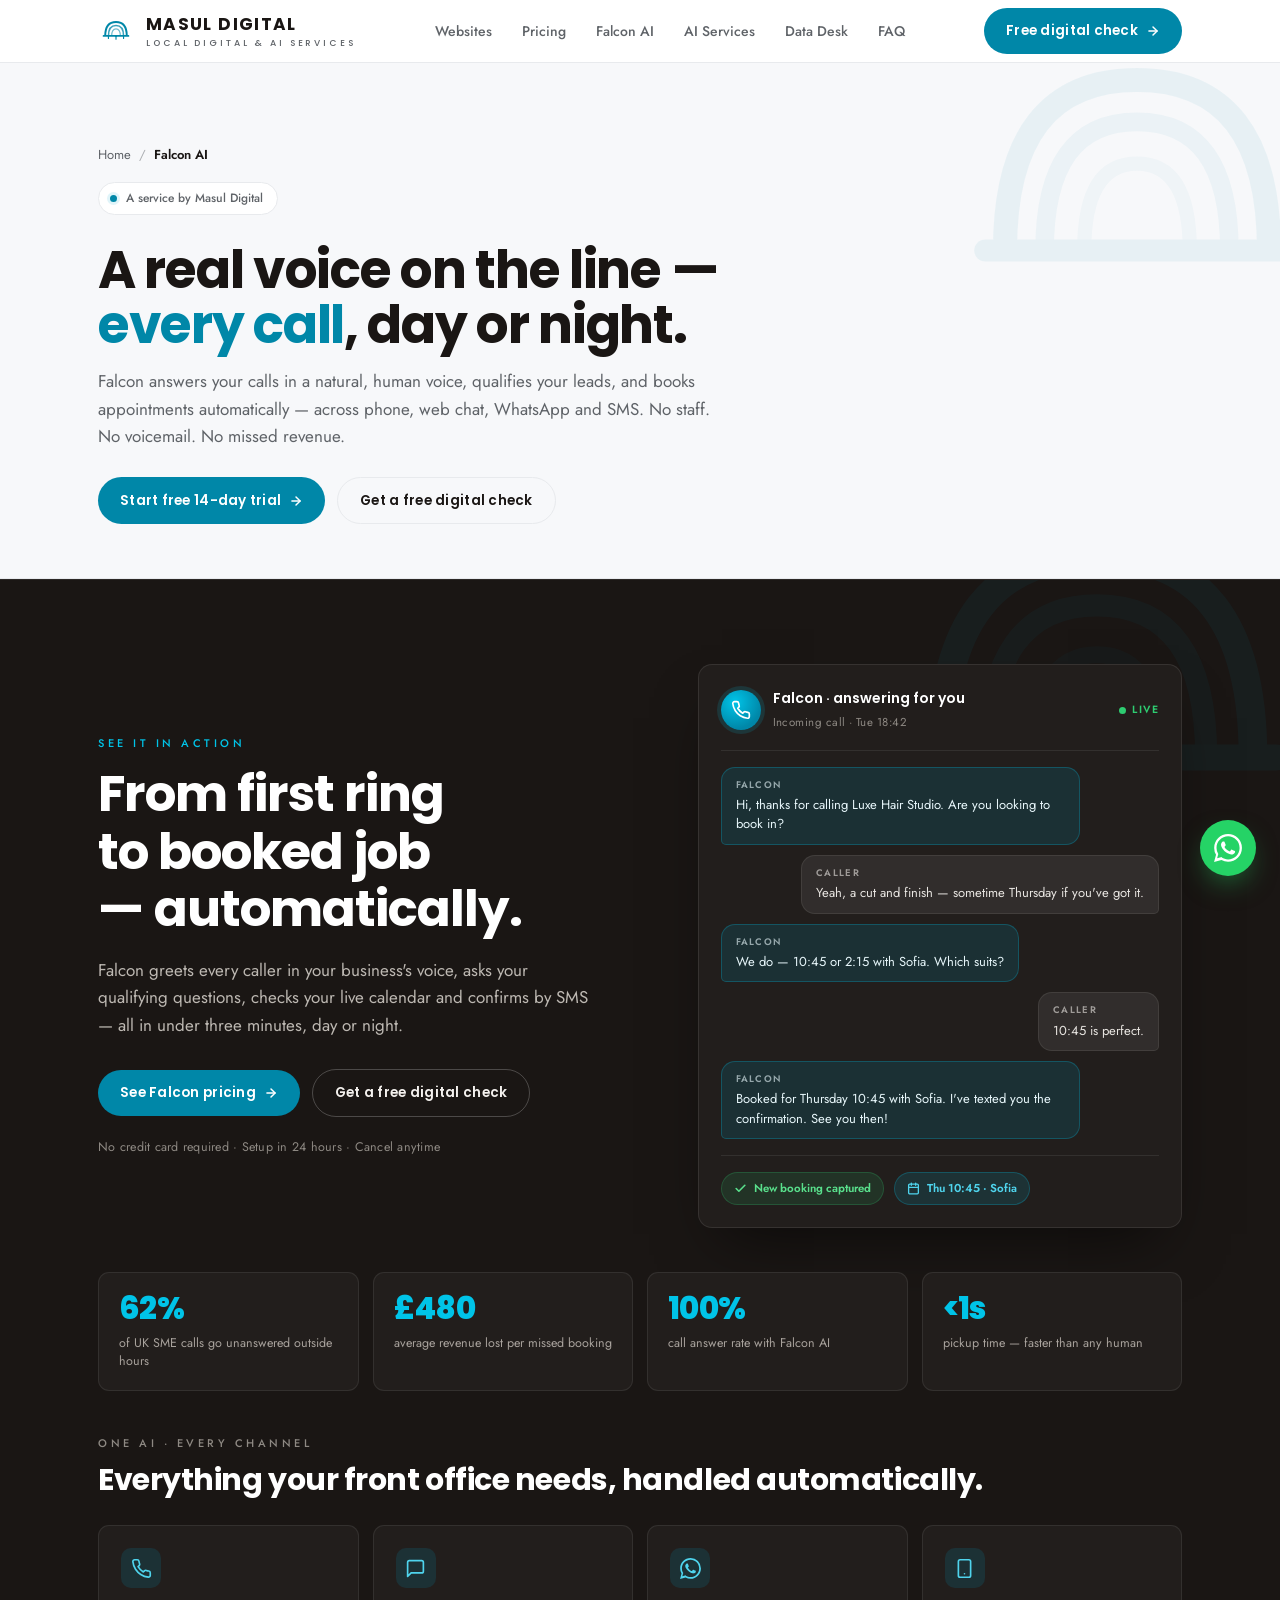
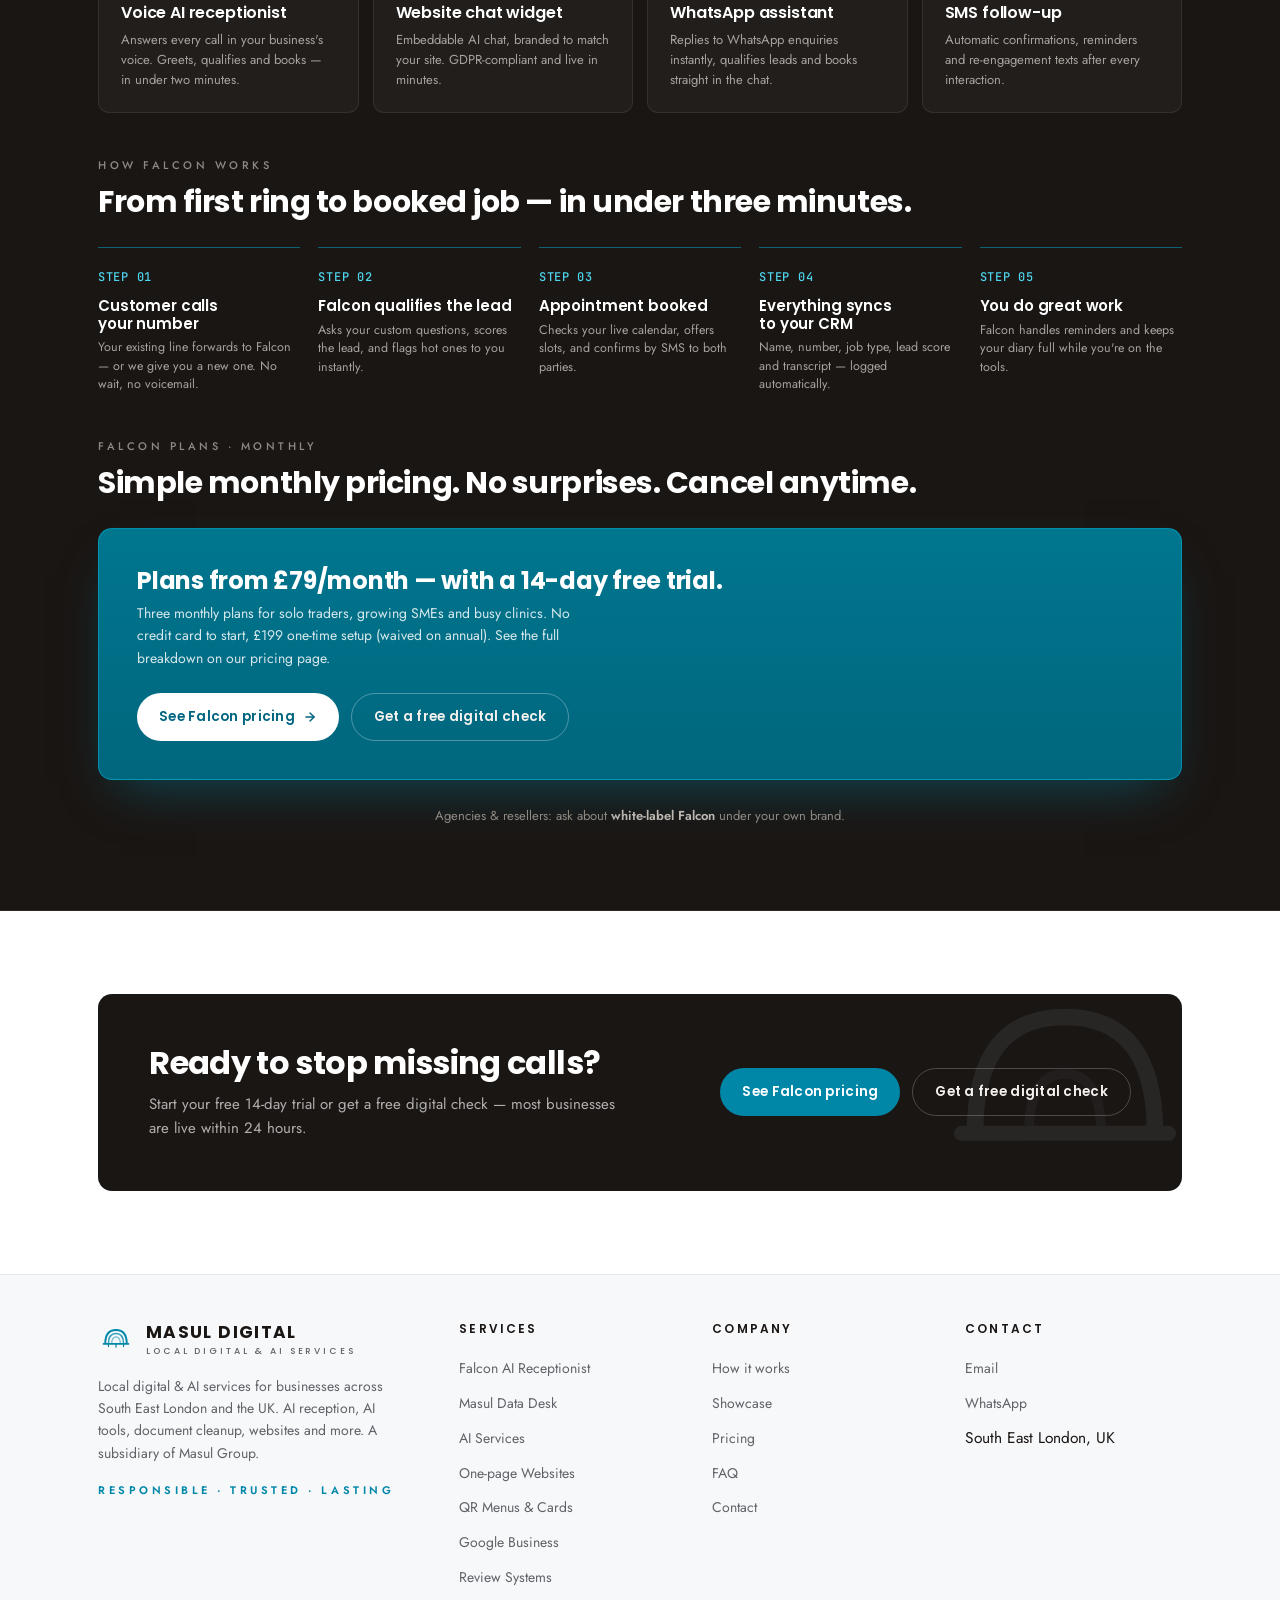
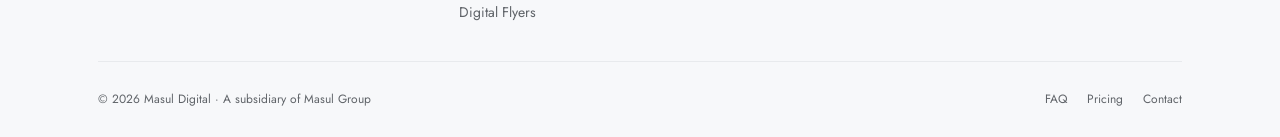
<file: falcon.html>
<!DOCTYPE html>
<html lang="en">
<head>
<meta charset="UTF-8" />
<meta name="viewport" content="width=device-width, initial-scale=1.0" />
<title>Falcon AI Receptionist — Masul Digital</title>
<meta name="description" content="Falcon is a 24/7 AI receptionist for local businesses — it answers every call, web chat, WhatsApp and SMS, qualifies leads and books jobs automatically. From £79/month with a 14-day free trial." />
<link rel="icon" href="assets/favicon.ico" />
<link rel="preconnect" href="https://fonts.googleapis.com" />
<link rel="preconnect" href="https://fonts.gstatic.com" crossorigin />
<link href="https://fonts.googleapis.com/css2?family=Poppins:wght@400;500;600;700;800&family=Jost:wght@300;400;500;600&family=JetBrains+Mono:wght@400;500&display=swap" rel="stylesheet" />
<link rel="stylesheet" href="assets/styles.css?v=15" />
<link rel="stylesheet" href="assets/pages.css?v=15" />
<!-- seo:auto start -->
<link rel="canonical" href="https://masul-digital-site.vercel.app/falcon">
<meta property="og:type" content="website">
<meta property="og:site_name" content="Masul Digital">
<meta property="og:title" content="Falcon AI Receptionist — Masul Digital">
<meta property="og:description" content="24/7 AI receptionist that answers every call, web chat, WhatsApp and SMS, qualifies leads and books jobs automatically. From £79/mo.">
<meta property="og:url" content="https://masul-digital-site.vercel.app/falcon">
<meta property="og:locale" content="en_GB">
<meta name="twitter:title" content="Falcon AI Receptionist — Masul Digital">
<meta name="twitter:description" content="24/7 AI receptionist that answers every call, web chat, WhatsApp and SMS, qualifies leads and books jobs automatically. From £79/mo.">
<!-- seo:auto end -->
<meta property="og:image" content="https://masul-digital-site.vercel.app/og-thumb.jpg" />
<meta property="og:image:width" content="1200" />
<meta property="og:image:height" content="630" />
<meta name="twitter:card" content="summary_large_image" />
<meta name="twitter:image" content="https://masul-digital-site.vercel.app/og-thumb.jpg" />
</head>
<body data-theme="light" data-accent="teal">

<!-- ────────────── NAV ────────────── -->
<nav class="nav" id="nav">
  <div class="wrap nav-inner">
    <a href="/" class="nav-logo" aria-label="Masul Digital home">
      <span class="nav-mark" aria-hidden="true">
        <svg viewBox="0 0 400 400" xmlns="http://www.w3.org/2000/svg">
          <g fill="none">
            <path d="M 80,255 Q 80,100 200,100 Q 320,100 320,255" stroke="var(--accent)" stroke-width="22"/>
            <path d="M 116,255 Q 116,138 200,138 Q 284,138 284,255" stroke="var(--accent)" stroke-width="17" opacity="0.78"/>
            <path d="M 152,255 Q 152,176 200,176 Q 248,176 248,255" stroke="var(--accent)" stroke-width="13" opacity="0.55"/>
            <line x1="62" y1="255" x2="338" y2="255" stroke="var(--accent)" stroke-width="20" stroke-linecap="round"/>
            <line x1="116" y1="255" x2="116" y2="282" stroke="var(--accent)" stroke-width="13" stroke-linecap="round"/>
            <line x1="200" y1="255" x2="200" y2="292" stroke="var(--accent)" stroke-width="13" stroke-linecap="round"/>
            <line x1="284" y1="255" x2="284" y2="282" stroke="var(--accent)" stroke-width="13" stroke-linecap="round"/>
          </g>
          <circle cx="200" cy="255" r="11" fill="var(--accent)"/>
        </svg>
      </span>
      <span class="nav-wordmark">MASUL DIGITAL<span class="sub">LOCAL DIGITAL &amp; AI SERVICES</span></span>
    </a>

    <div class="nav-links" role="navigation">
      <a href="/#services">Websites</a>
      <a href="/pricing">Pricing</a>
      <a href="/falcon" aria-current="page">Falcon AI</a>
      <a href="/ai-services">AI Services</a>
      <a href="/data-desk">Data Desk</a>
      <a href="/faq">FAQ</a>
    </div>

    <div class="nav-cta">
      <a href="/#contact" class="btn btn-primary"><span class="cta-long">Free digital check</span><span class="cta-short">Free check</span>
        <svg width="14" height="14" viewBox="0 0 24 24" fill="none" stroke="currentColor" stroke-width="2.5" stroke-linecap="round" stroke-linejoin="round"><line x1="5" y1="12" x2="19" y2="12"/><polyline points="12 5 19 12 12 19"/></svg>
      </a>
      <button class="nav-burger" id="burger" aria-label="Toggle menu" aria-expanded="false"><span></span><span></span><span></span></button>
    </div>
  </div>
  <div class="mobile-panel" id="mob">
    <a href="/falcon" data-mob-link>Falcon AI</a>
    <a href="/data-desk" data-mob-link>Data Desk</a>
    <a href="/ai-services" data-mob-link>AI Services</a>
    <a href="/pricing" data-mob-link>Pricing</a>
    <a href="/faq" data-mob-link>FAQ</a>
    <a href="/#contact" data-mob-link class="btn btn-primary">Free digital check</a>
  </div>
</nav>

<!-- ────────────── PAGE HERO ────────────── -->
<section class="page-hero">
  <span class="ph-mark" aria-hidden="true">
    <svg viewBox="0 0 400 400" xmlns="http://www.w3.org/2000/svg"><g fill="none" stroke="currentColor" stroke-width="22"><path d="M 80,255 Q 80,100 200,100 Q 320,100 320,255"/><path d="M 116,255 Q 116,138 200,138 Q 284,138 284,255" stroke-width="17" opacity="0.78"/><path d="M 152,255 Q 152,176 200,176 Q 248,176 248,255" stroke-width="13" opacity="0.55"/><line x1="62" y1="255" x2="338" y2="255" stroke-width="20" stroke-linecap="round"/></g></svg>
  </span>
  <div class="wrap">
    <nav class="breadcrumb" aria-label="Breadcrumb">
      <a href="/">Home</a><span class="sep">/</span><b>Falcon AI</b>
    </nav>
    <span class="dd-seal"><span class="pip"></span> A service by Masul Digital</span>
    <h1>A real voice on the line — <em>every call</em>, day or night.</h1>
    <p class="ph-lede">Falcon answers your calls in a natural, human voice, qualifies your leads, and books appointments automatically — across phone, web chat, WhatsApp and SMS. No staff. No voicemail. No missed revenue.</p>
    <div class="ph-cta">
      <a href="/pricing#falcon" class="btn btn-primary">
        Start free 14-day trial
        <svg width="14" height="14" viewBox="0 0 24 24" fill="none" stroke="currentColor" stroke-width="2.5" stroke-linecap="round" stroke-linejoin="round"><line x1="5" y1="12" x2="19" y2="12"/><polyline points="12 5 19 12 12 19"/></svg>
      </a>
      <a href="/#contact" class="btn btn-ghost">Get a free digital check</a>
    </div>
  </div>
</section>

<!-- ────────────── FALCON CONTENT ────────────── -->
<section class="section falcon-band" id="falcon" data-screen-label="Falcon AI Receptionist">
  <span class="fb-mark" aria-hidden="true">
    <svg viewBox="0 0 400 400" xmlns="http://www.w3.org/2000/svg"><g fill="none" stroke="currentColor" stroke-width="22"><path d="M 80,255 Q 80,100 200,100 Q 320,100 320,255"/><path d="M 116,255 Q 116,138 200,138 Q 284,138 284,255" stroke-width="17" opacity="0.78"/><path d="M 152,255 Q 152,176 200,176 Q 248,176 248,255" stroke-width="13" opacity="0.55"/><line x1="62" y1="255" x2="338" y2="255" stroke-width="20" stroke-linecap="round"/></g></svg>
  </span>
  <div class="wrap">

    <div class="fb-top">
      <div>
        <div class="eyebrow">See it in action</div>
        <h2>From first ring to booked job — automatically.</h2>
        <p class="fb-lede">
          Falcon greets every caller in your business's voice, asks your qualifying questions, checks your live calendar and confirms by SMS — all in under three minutes, day or night.
        </p>
        <div class="fb-cta">
          <a href="/pricing#falcon" class="btn btn-primary">
            See Falcon pricing
            <svg width="14" height="14" viewBox="0 0 24 24" fill="none" stroke="currentColor" stroke-width="2.5" stroke-linecap="round" stroke-linejoin="round"><line x1="5" y1="12" x2="19" y2="12"/><polyline points="12 5 19 12 12 19"/></svg>
          </a>
          <a href="/#contact" class="btn btn-ghost">Get a free digital check</a>
        </div>
        <div class="fb-trustline">No credit card required · Setup in 24 hours · Cancel anytime</div>
      </div>

      <div class="call-card" aria-hidden="true">
        <div class="call-head">
          <span class="call-orb">
            <svg viewBox="0 0 24 24" fill="none" stroke="#fff" stroke-width="2" stroke-linecap="round" stroke-linejoin="round"><path d="M22 16.92v3a2 2 0 0 1-2.18 2 19.79 19.79 0 0 1-8.63-3.07 19.5 19.5 0 0 1-6-6 19.79 19.79 0 0 1-3.07-8.67A2 2 0 0 1 4.11 2h3a2 2 0 0 1 2 1.72c.13.96.36 1.9.7 2.81a2 2 0 0 1-.45 2.11L8.09 9.91a16 16 0 0 0 6 6l1.27-1.27a2 2 0 0 1 2.11-.45c.91.34 1.85.57 2.81.7A2 2 0 0 1 22 16.92z"/></svg>
          </span>
          <div class="who">
            <b>Falcon · answering for you</b>
            <span>Incoming call · Tue 18:42</span>
          </div>
          <span class="call-live"><span class="pulse"></span>Live</span>
        </div>
        <div class="call-thread">
          <div class="bubble ai"><span class="lab">Falcon</span>Hi, thanks for calling Luxe Hair Studio. Are you looking to book in?</div>
          <div class="bubble caller"><span class="lab">Caller</span>Yeah, a cut and finish — sometime Thursday if you've got it.</div>
          <div class="bubble ai"><span class="lab">Falcon</span>We do — 10:45 or 2:15 with Sofia. Which suits?</div>
          <div class="bubble caller"><span class="lab">Caller</span>10:45 is perfect.</div>
          <div class="bubble ai"><span class="lab">Falcon</span>Booked for Thursday 10:45 with Sofia. I've texted you the confirmation. See you then!</div>
        </div>
        <div class="call-result">
          <span class="call-tag"><svg viewBox="0 0 24 24" fill="none" stroke="currentColor" stroke-width="3" stroke-linecap="round" stroke-linejoin="round"><polyline points="20 6 9 17 4 12"/></svg>New booking captured</span>
          <span class="call-tag book"><svg viewBox="0 0 24 24" fill="none" stroke="currentColor" stroke-width="2.4" stroke-linecap="round" stroke-linejoin="round"><rect x="3" y="4" width="18" height="18" rx="2"/><line x1="16" y1="2" x2="16" y2="6"/><line x1="8" y1="2" x2="8" y2="6"/><line x1="3" y1="10" x2="21" y2="10"/></svg>Thu 10:45 · Sofia</span>
        </div>
      </div>
    </div>

    <div class="fb-stats">
      <div class="fb-stat"><div class="val">62%</div><div class="lbl">of UK SME calls go unanswered outside hours</div></div>
      <div class="fb-stat"><div class="val">£480</div><div class="lbl">average revenue lost per missed booking</div></div>
      <div class="fb-stat"><div class="val">100%</div><div class="lbl">call answer rate with Falcon AI</div></div>
      <div class="fb-stat"><div class="val">&lt;1s</div><div class="lbl">pickup time — faster than any human</div></div>
    </div>

    <div class="fb-subhead">
      <div class="eyebrow">One AI · every channel</div>
      <h3>Everything your front office needs, handled automatically.</h3>
    </div>
    <div class="fb-channels">
      <div class="fb-chan">
        <span class="ci"><svg viewBox="0 0 24 24" fill="none" stroke="currentColor" stroke-width="1.9" stroke-linecap="round" stroke-linejoin="round"><path d="M22 16.92v3a2 2 0 0 1-2.18 2 19.79 19.79 0 0 1-8.63-3.07 19.5 19.5 0 0 1-6-6 19.79 19.79 0 0 1-3.07-8.67A2 2 0 0 1 4.11 2h3a2 2 0 0 1 2 1.72c.13.96.36 1.9.7 2.81a2 2 0 0 1-.45 2.11L8.09 9.91a16 16 0 0 0 6 6l1.27-1.27a2 2 0 0 1 2.11-.45c.91.34 1.85.57 2.81.7A2 2 0 0 1 22 16.92z"/></svg></span>
        <h4>Voice AI receptionist</h4>
        <p>Answers every call in your business's voice. Greets, qualifies and books — in under two minutes.</p>
      </div>
      <div class="fb-chan">
        <span class="ci"><svg viewBox="0 0 24 24" fill="none" stroke="currentColor" stroke-width="1.9" stroke-linecap="round" stroke-linejoin="round"><path d="M21 15a2 2 0 0 1-2 2H7l-4 4V5a2 2 0 0 1 2-2h14a2 2 0 0 1 2 2z"/></svg></span>
        <h4>Website chat widget</h4>
        <p>Embeddable AI chat, branded to match your site. GDPR-compliant and live in minutes.</p>
      </div>
      <div class="fb-chan">
        <span class="ci"><svg viewBox="0 0 24 24" fill="currentColor"><path d="M.057 24l1.687-6.163a11.867 11.867 0 0 1-1.587-5.946C.16 5.335 5.495 0 12.05 0a11.817 11.817 0 0 1 8.413 3.488 11.824 11.824 0 0 1 3.48 8.414c-.003 6.557-5.338 11.892-11.893 11.892a11.9 11.9 0 0 1-5.688-1.448L.057 24zm6.597-3.807c1.676.995 3.276 1.591 5.392 1.592 5.448 0 9.886-4.434 9.889-9.885.002-5.462-4.415-9.89-9.881-9.892-5.452 0-9.887 4.434-9.889 9.884a9.86 9.86 0 0 0 1.518 5.276l-.999 3.648 3.97-1.023zm11.387-5.464c-.074-.124-.272-.198-.57-.347-.297-.149-1.758-.868-2.031-.967-.272-.099-.47-.149-.669.149-.198.297-.768.967-.941 1.165-.173.198-.347.223-.644.074-.297-.149-1.255-.462-2.39-1.475-.883-.788-1.48-1.761-1.653-2.059-.173-.297-.018-.458.13-.606.134-.133.297-.347.446-.521.151-.172.2-.296.3-.495.099-.198.05-.371-.025-.52-.075-.149-.669-1.612-.916-2.207-.242-.579-.487-.5-.669-.51l-.57-.01c-.198 0-.52.074-.792.372s-1.04 1.016-1.04 2.479 1.065 2.876 1.213 3.074c.149.198 2.095 3.2 5.076 4.487.709.306 1.263.489 1.694.626.712.226 1.36.194 1.872.118.571-.085 1.758-.719 2.006-1.413.248-.694.248-1.289.173-1.413z"/></svg></span>
        <h4>WhatsApp assistant</h4>
        <p>Replies to WhatsApp enquiries instantly, qualifies leads and books straight in the chat.</p>
      </div>
      <div class="fb-chan">
        <span class="ci"><svg viewBox="0 0 24 24" fill="none" stroke="currentColor" stroke-width="1.9" stroke-linecap="round" stroke-linejoin="round"><rect x="5" y="2" width="14" height="20" rx="2"/><line x1="12" y1="18" x2="12" y2="18"/></svg></span>
        <h4>SMS follow-up</h4>
        <p>Automatic confirmations, reminders and re-engagement texts after every interaction.</p>
      </div>
    </div>

    <div class="fb-subhead">
      <div class="eyebrow">How Falcon works</div>
      <h3>From first ring to booked job — in under three minutes.</h3>
    </div>
    <div class="fb-flow">
      <div class="fb-step"><div class="n">STEP 01</div><h4>Customer calls your number</h4><p>Your existing line forwards to Falcon — or we give you a new one. No wait, no voicemail.</p></div>
      <div class="fb-step"><div class="n">STEP 02</div><h4>Falcon qualifies the lead</h4><p>Asks your custom questions, scores the lead, and flags hot ones to you instantly.</p></div>
      <div class="fb-step"><div class="n">STEP 03</div><h4>Appointment booked</h4><p>Checks your live calendar, offers slots, and confirms by SMS to both parties.</p></div>
      <div class="fb-step"><div class="n">STEP 04</div><h4>Everything syncs to your CRM</h4><p>Name, number, job type, lead score and transcript — logged automatically.</p></div>
      <div class="fb-step"><div class="n">STEP 05</div><h4>You do great work</h4><p>Falcon handles reminders and keeps your diary full while you're on the tools.</p></div>
    </div>

    <div class="fb-subhead" id="falcon-plans">
      <div class="eyebrow">Falcon plans · monthly</div>
      <h3>Simple monthly pricing. No surprises. Cancel anytime.</h3>
    </div>
    <div class="fb-pricelink">
      <div>
        <h4>Plans from £79/month — with a 14-day free trial.</h4>
        <p>Three monthly plans for solo traders, growing SMEs and busy clinics. No credit card to start, £199 one-time setup (waived on annual). See the full breakdown on our pricing page.</p>
      </div>
      <div class="fb-pl-cta">
        <a href="/pricing#falcon" class="btn btn-primary">
          See Falcon pricing
          <svg width="14" height="14" viewBox="0 0 24 24" fill="none" stroke="currentColor" stroke-width="2.5" stroke-linecap="round" stroke-linejoin="round"><line x1="5" y1="12" x2="19" y2="12"/><polyline points="12 5 19 12 12 19"/></svg>
        </a>
        <a href="/#contact" class="btn btn-ghost">Get a free digital check</a>
      </div>
    </div>
    <p class="fb-note">
      Agencies &amp; resellers: ask about <b>white-label Falcon</b> under your own brand.
    </p>

  </div>
</section>

<!-- ────────────── SUBPAGE CTA ────────────── -->
<section class="section" data-screen-label="Contact">
  <div class="wrap">
    <div class="subpage-cta">
      <span class="sp-mark" aria-hidden="true">
        <svg viewBox="0 0 400 400" xmlns="http://www.w3.org/2000/svg"><g fill="none" stroke="currentColor" stroke-width="22"><path d="M 80,255 Q 80,100 200,100 Q 320,100 320,255"/><path d="M 152,255 Q 152,176 200,176 Q 248,176 248,255" stroke-width="13" opacity="0.55"/><line x1="62" y1="255" x2="338" y2="255" stroke-width="20" stroke-linecap="round"/></g></svg>
      </span>
      <div>
        <h2>Ready to stop missing calls?</h2>
        <p>Start your free 14-day trial or get a free digital check — most businesses are live within 24 hours.</p>
      </div>
      <div class="sp-cta">
        <a href="/pricing#falcon" class="btn btn-primary">See Falcon pricing</a>
        <a href="/#contact" class="btn btn-ghost">Get a free digital check</a>
      </div>
    </div>
  </div>
</section>

<!-- ────────────── FOOTER ────────────── -->
<footer>
  <div class="wrap">
    <div class="foot-grid">
      <div class="foot-brand">
        <a href="/" class="nav-logo" style="margin-bottom: 0;">
          <span class="nav-mark">
            <svg viewBox="0 0 400 400" xmlns="http://www.w3.org/2000/svg"><g fill="none"><path d="M 80,255 Q 80,100 200,100 Q 320,100 320,255" stroke="var(--accent)" stroke-width="22"/><path d="M 116,255 Q 116,138 200,138 Q 284,138 284,255" stroke="var(--accent)" stroke-width="17" opacity="0.78"/><path d="M 152,255 Q 152,176 200,176 Q 248,176 248,255" stroke="var(--accent)" stroke-width="13" opacity="0.55"/><line x1="62" y1="255" x2="338" y2="255" stroke="var(--accent)" stroke-width="20" stroke-linecap="round"/><line x1="116" y1="255" x2="116" y2="282" stroke="var(--accent)" stroke-width="13" stroke-linecap="round"/><line x1="200" y1="255" x2="200" y2="292" stroke="var(--accent)" stroke-width="13" stroke-linecap="round"/><line x1="284" y1="255" x2="284" y2="282" stroke="var(--accent)" stroke-width="13" stroke-linecap="round"/></g><circle cx="200" cy="255" r="11" fill="var(--accent)"/></svg>
          </span>
          <span class="nav-wordmark">MASUL DIGITAL<span class="sub">LOCAL DIGITAL &amp; AI SERVICES</span></span>
        </a>
        <p>Local digital &amp; AI services for businesses across South East London and the UK. AI reception, AI tools, document cleanup, websites and more. A subsidiary of Masul Group.</p>
        <div class="foot-tagline">Responsible · Trusted · Lasting</div>
      </div>

      <div class="foot-col">
        <h5>Services</h5>
        <ul>
          <li><a href="/falcon">Falcon AI Receptionist</a></li>
          <li><a href="/data-desk">Masul Data Desk</a></li>
          <li><a href="/ai-services">AI Services</a></li>
          <li><a href="/#services">One-page Websites</a></li>
          <li><a href="/#services">QR Menus &amp; Cards</a></li>
          <li><a href="/#services">Google Business</a></li>
          <li><a href="/#services">Review Systems</a></li>
          <li><a href="/#services">Digital Flyers</a></li>
        </ul>
      </div>

      <div class="foot-col">
        <h5>Company</h5>
        <ul>
          <li><a href="/#how">How it works</a></li>
          <li><a href="/#showcase">Showcase</a></li>
          <li><a href="/pricing">Pricing</a></li>
          <li><a href="/faq">FAQ</a></li>
          <li><a href="/#contact">Contact</a></li>
        </ul>
      </div>

      <div class="foot-col">
        <h5>Contact</h5>
        <ul>
          <li><a href="mailto:info@masuldigital.co.uk">Email</a></li>
          <li><a href="https://wa.me/447375440623" target="_blank" rel="noopener">WhatsApp</a></li>
          <li><span>South East London, UK</span></li>
        </ul>
      </div>
    </div>

    <div class="foot-bottom">
      <div>© <span id="year">2026</span> Masul Digital · A subsidiary of Masul Group</div>
      <div class="right">
        <a href="/faq">FAQ</a>
        <a href="/pricing">Pricing</a>
        <a href="/#contact">Contact</a>
      </div>
    </div>
  </div>
</footer>

<a href="https://wa.me/447375440623" class="wa-fab" aria-label="Chat on WhatsApp" target="_blank" rel="noopener">
  <svg viewBox="0 0 24 24" fill="white">
    <path d="M.057 24l1.687-6.163a11.867 11.867 0 0 1-1.587-5.946C.16 5.335 5.495 0 12.05 0a11.817 11.817 0 0 1 8.413 3.488 11.824 11.824 0 0 1 3.48 8.414c-.003 6.557-5.338 11.892-11.893 11.892a11.9 11.9 0 0 1-5.688-1.448L.057 24zm6.597-3.807c1.676.995 3.276 1.591 5.392 1.592 5.448 0 9.886-4.434 9.889-9.885.002-5.462-4.415-9.89-9.881-9.892-5.452 0-9.887 4.434-9.889 9.884a9.86 9.86 0 0 0 1.518 5.276l-.999 3.648 3.97-1.023zm11.387-5.464c-.074-.124-.272-.198-.57-.347-.297-.149-1.758-.868-2.031-.967-.272-.099-.47-.149-.669.149-.198.297-.768.967-.941 1.165-.173.198-.347.223-.644.074-.297-.149-1.255-.462-2.39-1.475-.883-.788-1.48-1.761-1.653-2.059-.173-.297-.018-.458.13-.606.134-.133.297-.347.446-.521.151-.172.2-.296.3-.495.099-.198.05-.371-.025-.52-.075-.149-.669-1.612-.916-2.207-.242-.579-.487-.5-.669-.51l-.57-.01c-.198 0-.52.074-.792.372s-1.04 1.016-1.04 2.479 1.065 2.876 1.213 3.074c.149.198 2.095 3.2 5.076 4.487.709.306 1.263.489 1.694.626.712.226 1.36.194 1.872.118.571-.085 1.758-.719 2.006-1.413.248-.694.248-1.289.173-1.413z"/>
  </svg>
</a>

<script src="assets/app.js"></script>

</body>
</html>
</file>
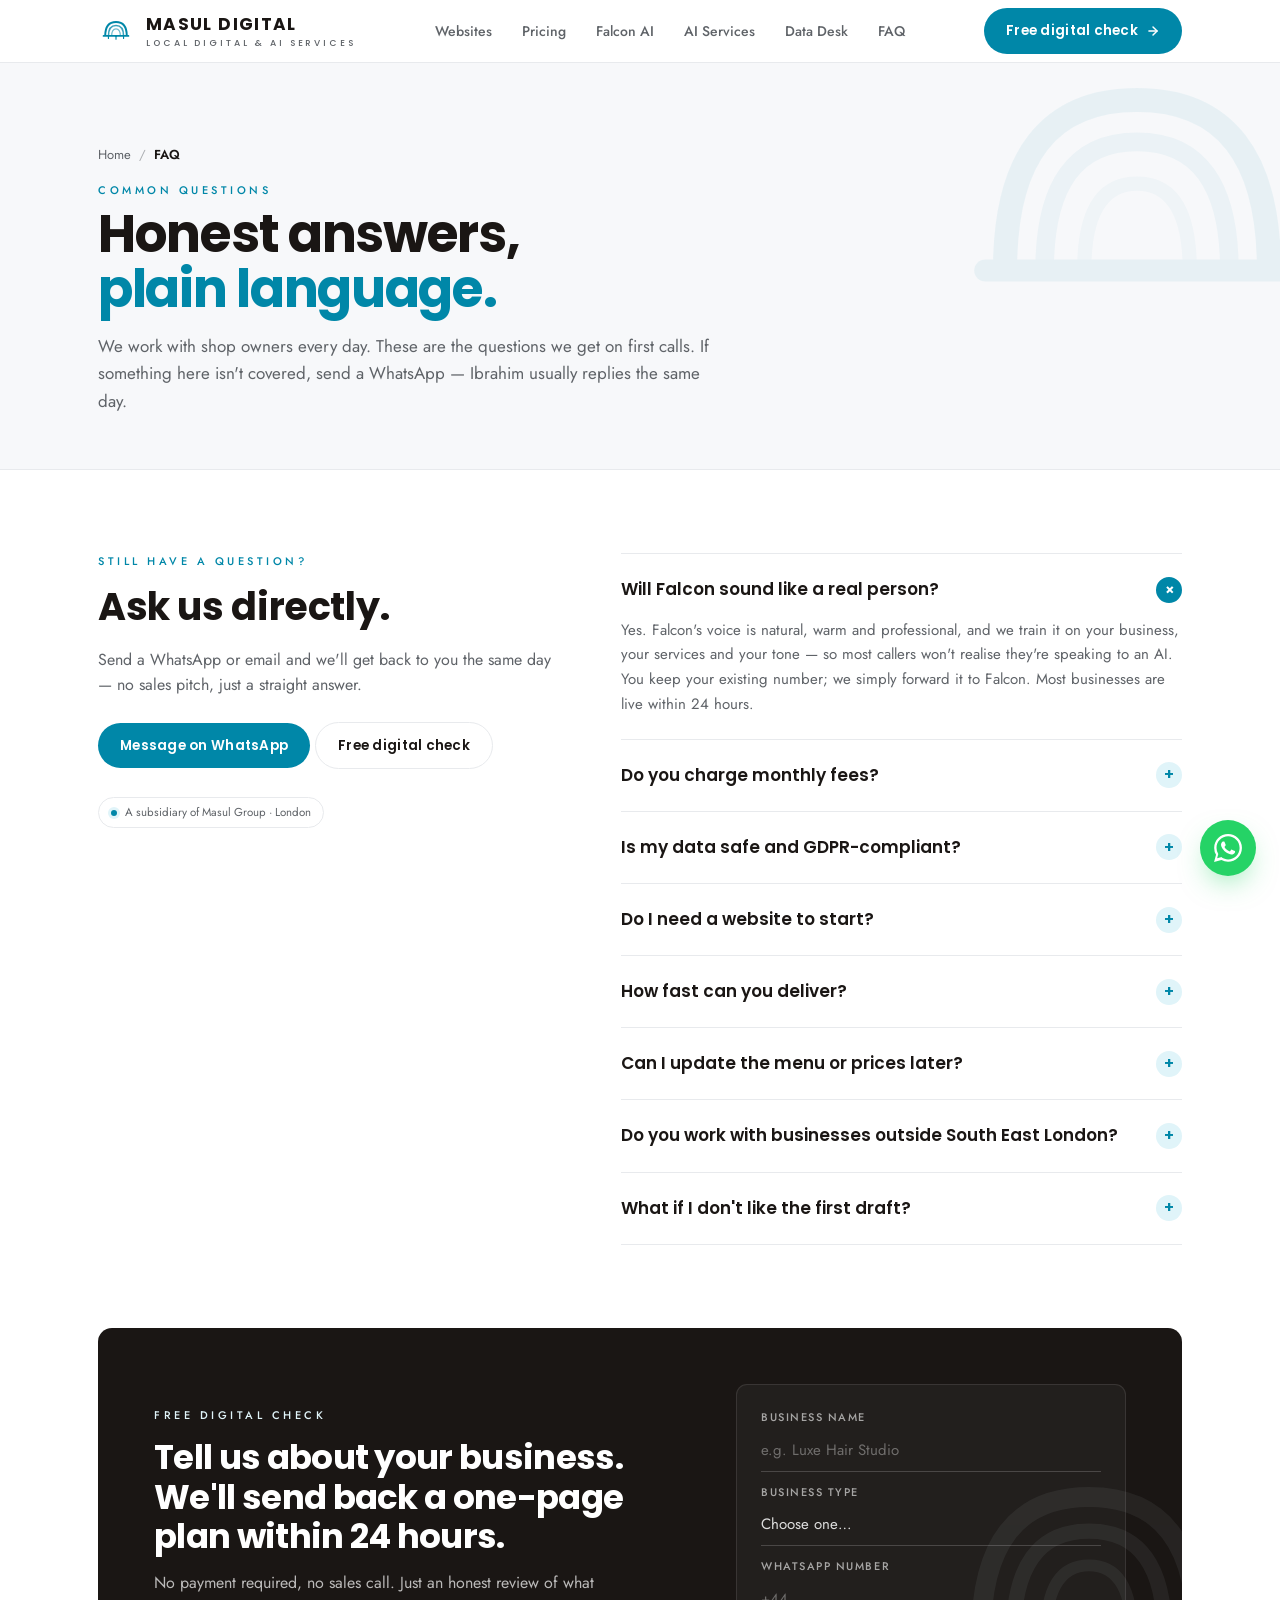
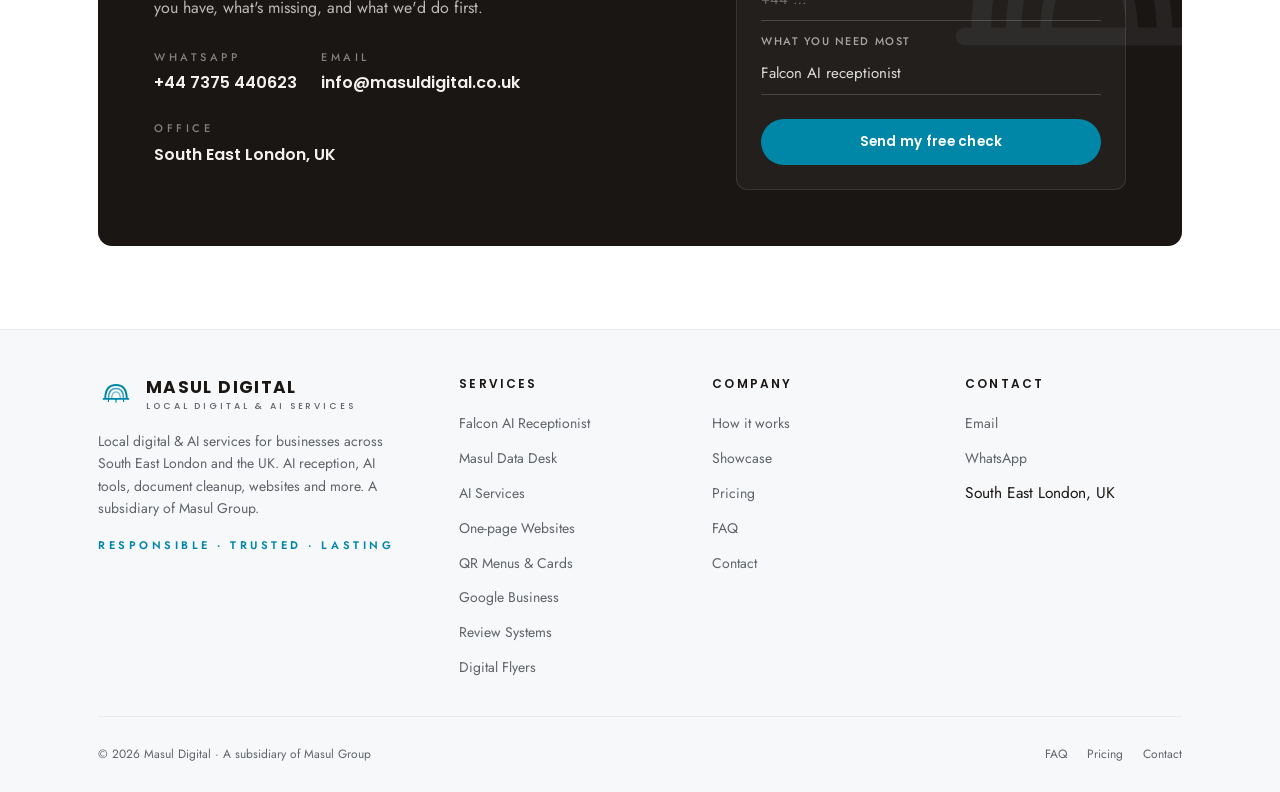
<file: faq.html>
<!DOCTYPE html>
<html lang="en">
<head>
<meta charset="UTF-8" />
<meta name="viewport" content="width=device-width, initial-scale=1.0" />
<title>FAQ — Common Questions | Masul Digital</title>
<meta name="description" content="Honest answers in plain language: will Falcon sound real, do you charge monthly fees, is my data GDPR-compliant, how fast can you deliver, and more." />
<link rel="icon" href="assets/favicon.ico" />
<link rel="preconnect" href="https://fonts.googleapis.com" />
<link rel="preconnect" href="https://fonts.gstatic.com" crossorigin />
<link href="https://fonts.googleapis.com/css2?family=Poppins:wght@400;500;600;700;800&family=Jost:wght@300;400;500;600&family=JetBrains+Mono:wght@400;500&display=swap" rel="stylesheet" />
<link rel="stylesheet" href="assets/styles.css?v=15" />
<link rel="stylesheet" href="assets/pages.css?v=15" />
<!-- seo:auto start -->
<link rel="canonical" href="https://masul-digital-site.vercel.app/faq">
<meta property="og:type" content="website">
<meta property="og:site_name" content="Masul Digital">
<meta property="og:title" content="FAQ — Common Questions | Masul Digital">
<meta property="og:description" content="Honest answers in plain language about Falcon AI, monthly fees, data &amp; GDPR, delivery times and revisions.">
<meta property="og:url" content="https://masul-digital-site.vercel.app/faq">
<meta property="og:locale" content="en_GB">
<meta name="twitter:title" content="FAQ — Common Questions | Masul Digital">
<meta name="twitter:description" content="Honest answers in plain language about Falcon AI, monthly fees, data &amp; GDPR, delivery times and revisions.">
<script type="application/ld+json">
{
  "@context": "https://schema.org",
  "@type": "FAQPage",
  "mainEntity": [
    {"@type":"Question","name":"Will Falcon sound like a real person?","acceptedAnswer":{"@type":"Answer","text":"Yes. Falcon's voice is natural, warm and professional, and we train it on your business, your services and your tone — so most callers won't realise they're speaking to an AI. You keep your existing number; we simply forward it to Falcon. Most businesses are live within 24 hours."}},
    {"@type":"Question","name":"Do you charge monthly fees?","acceptedAnswer":{"@type":"Answer","text":"No — nothing we build is behind a subscription. A website launch is £750 one-time (our founding-client price for the first three clients), and QR menus, Google Business, reviews and flyers are one-time too. You own the result outright. Two things are monthly by nature: our always-on AI services, Falcon and AI Services, from £79/mo; and Grow, an optional £99/month care plan that covers hosting, your domain renewal, text-sized changes, and same-day WhatsApp support Mon-Sat. Grow is rolling with no minimum term, and if you cancel it the site is still yours."}},
    {"@type":"Question","name":"Is my data safe and GDPR-compliant?","acceptedAnswer":{"@type":"Answer","text":"Yes. Falcon is fully UK-GDPR compliant, all data is stored in the UK, and we're ICO registered. Calls and messages are handled in line with UK data protection law. Every plan also comes with a 14-day free trial — no credit card required."}},
    {"@type":"Question","name":"Do I need a website to start?","acceptedAnswer":{"@type":"Answer","text":"No. Most local businesses begin with Falcon answering their calls, plus a QR menu and a Google Business profile. That alone usually doubles the number of customers who find and reach you. A website makes sense once you want a single place to send everyone."}},
    {"@type":"Question","name":"How fast can you deliver?","acceptedAnswer":{"@type":"Answer","text":"Falcon is usually live within 24 hours. QR menus and review cards go live in 3 working days. Google Business setup takes 5 days including verification. Full one-page websites take 5–7 working days from the moment we have your photos and copy."}},
    {"@type":"Question","name":"Can I update the menu or prices later?","acceptedAnswer":{"@type":"Answer","text":"Yes. The QR code never changes — only the page behind it. Send updates over WhatsApp and they go live the same day, or we'll show you how to update items yourself."}},
    {"@type":"Question","name":"Do you work with businesses outside South East London?","acceptedAnswer":{"@type":"Answer","text":"Yes — anywhere in Greater London and across the UK. Everything we deliver is digital, plus print-ready files you can take to any local printer."}},
    {"@type":"Question","name":"What if I don't like the first draft?","acceptedAnswer":{"@type":"Answer","text":"Every pack includes free revisions (1 round for QR Starter, 2 for everything else). We don't move on until you're genuinely happy with the result."}}
  ]
}
</script>
<!-- seo:auto end -->
<meta property="og:image" content="https://masul-digital-site.vercel.app/og-thumb.jpg" />
<meta property="og:image:width" content="1200" />
<meta property="og:image:height" content="630" />
<meta name="twitter:card" content="summary_large_image" />
<meta name="twitter:image" content="https://masul-digital-site.vercel.app/og-thumb.jpg" />
</head>
<body data-theme="light" data-accent="teal">

<!-- ────────────── NAV ────────────── -->
<nav class="nav" id="nav">
  <div class="wrap nav-inner">
    <a href="/" class="nav-logo" aria-label="Masul Digital home">
      <span class="nav-mark" aria-hidden="true">
        <svg viewBox="0 0 400 400" xmlns="http://www.w3.org/2000/svg">
          <g fill="none">
            <path d="M 80,255 Q 80,100 200,100 Q 320,100 320,255" stroke="var(--accent)" stroke-width="22"/>
            <path d="M 116,255 Q 116,138 200,138 Q 284,138 284,255" stroke="var(--accent)" stroke-width="17" opacity="0.78"/>
            <path d="M 152,255 Q 152,176 200,176 Q 248,176 248,255" stroke="var(--accent)" stroke-width="13" opacity="0.55"/>
            <line x1="62" y1="255" x2="338" y2="255" stroke="var(--accent)" stroke-width="20" stroke-linecap="round"/>
            <line x1="116" y1="255" x2="116" y2="282" stroke="var(--accent)" stroke-width="13" stroke-linecap="round"/>
            <line x1="200" y1="255" x2="200" y2="292" stroke="var(--accent)" stroke-width="13" stroke-linecap="round"/>
            <line x1="284" y1="255" x2="284" y2="282" stroke="var(--accent)" stroke-width="13" stroke-linecap="round"/>
          </g>
          <circle cx="200" cy="255" r="11" fill="var(--accent)"/>
        </svg>
      </span>
      <span class="nav-wordmark">MASUL DIGITAL<span class="sub">LOCAL DIGITAL &amp; AI SERVICES</span></span>
    </a>

    <div class="nav-links" role="navigation">
      <a href="/#services">Websites</a>
      <a href="/pricing">Pricing</a>
      <a href="/falcon">Falcon AI</a>
      <a href="/ai-services">AI Services</a>
      <a href="/data-desk">Data Desk</a>
      <a href="/faq" aria-current="page">FAQ</a>
    </div>

    <div class="nav-cta">
      <a href="#contact" class="btn btn-primary"><span class="cta-long">Free digital check</span><span class="cta-short">Free check</span>
        <svg width="14" height="14" viewBox="0 0 24 24" fill="none" stroke="currentColor" stroke-width="2.5" stroke-linecap="round" stroke-linejoin="round"><line x1="5" y1="12" x2="19" y2="12"/><polyline points="12 5 19 12 12 19"/></svg>
      </a>
      <button class="nav-burger" id="burger" aria-label="Toggle menu" aria-expanded="false"><span></span><span></span><span></span></button>
    </div>
  </div>
  <div class="mobile-panel" id="mob">
    <a href="/#services" data-mob-link>Websites</a>
    <a href="/pricing" data-mob-link>Pricing</a>
    <a href="/falcon" data-mob-link>Falcon AI</a>
    <a href="/ai-services" data-mob-link>AI Services</a>
    <a href="/data-desk" data-mob-link>Data Desk</a>
    <a href="/faq" data-mob-link aria-current="page">FAQ</a>
    <a href="#contact" data-mob-link class="btn btn-primary">Free digital check</a>
  </div>
</nav>

<!-- ────────────── PAGE HERO ────────────── -->
<section class="page-hero">
  <span class="ph-mark" aria-hidden="true">
    <svg viewBox="0 0 400 400" xmlns="http://www.w3.org/2000/svg"><g fill="none" stroke="currentColor" stroke-width="22"><path d="M 80,255 Q 80,100 200,100 Q 320,100 320,255"/><path d="M 116,255 Q 116,138 200,138 Q 284,138 284,255" stroke-width="17" opacity="0.78"/><path d="M 152,255 Q 152,176 200,176 Q 248,176 248,255" stroke-width="13" opacity="0.55"/><line x1="62" y1="255" x2="338" y2="255" stroke-width="20" stroke-linecap="round"/></g></svg>
  </span>
  <div class="wrap">
    <nav class="breadcrumb" aria-label="Breadcrumb">
      <a href="/">Home</a><span class="sep">/</span><b>FAQ</b>
    </nav>
    <div class="eyebrow">Common questions</div>
    <h1>Honest answers, <em>plain language.</em></h1>
    <p class="ph-lede">We work with shop owners every day. These are the questions we get on first calls. If something here isn't covered, send a WhatsApp — Ibrahim usually replies the same day.</p>
  </div>
</section>

<!-- ────────────── FAQ CONTENT ────────────── -->
<section class="section" id="faq" data-screen-label="FAQ">
  <div class="wrap">
    <div class="faq-grid">
      <div>
        <div class="eyebrow">Still have a question?</div>
        <h2 style="margin-top:14px; font-size: clamp(26px, 3.4vw, 38px);">
          Ask us directly.
        </h2>
        <p style="color: var(--muted); margin-top: 18px; font-size: 16px;">
          Send a WhatsApp or email and we'll get back to you the same day — no sales pitch, just a straight answer.
        </p>
        <div class="ph-cta" style="margin-top:24px;">
          <a href="https://wa.me/447375440623" class="btn btn-primary" target="_blank" rel="noopener">Message on WhatsApp</a>
          <a href="#contact" class="btn btn-ghost">Free digital check</a>
        </div>
        <div class="seal" style="margin-top: 28px;">
          <span class="pip"></span>
          A subsidiary of Masul Group · London
        </div>
      </div>

      <div class="faq-list" id="faqList">
        <div class="faq-item">
          <button class="faq-q">Will Falcon sound like a real person? <span class="plus">+</span></button>
          <div class="faq-a">Yes. Falcon's voice is natural, warm and professional, and we train it on your business, your services and your tone — so most callers won't realise they're speaking to an AI. You keep your existing number; we simply forward it to Falcon. Most businesses are live within 24 hours.</div>
        </div>
        <div class="faq-item">
          <button class="faq-q">Do you charge monthly fees? <span class="plus">+</span></button>
          <div class="faq-a">No — nothing we build is behind a subscription. A <b>website launch is £750 one-time</b> (our founding-client price, for the first three clients), and QR menus, Google Business, reviews and flyers are one-time too. You own the result outright.<br><br>Two things are monthly by nature. Our always-on AI services — <b>Falcon</b>, the receptionist, and <b>AI Services</b> for reviews, bookings and social — run for you every day, so they're monthly plans from £79/mo. And <b>Grow</b> is an optional <b>£99/month</b> care plan covering hosting, your domain renewal, text-sized changes whenever you need them, and same-day WhatsApp support Mon&ndash;Sat. Grow is rolling with no minimum term, and if you cancel it the site is still yours. Every price is laid out on our <a href="/pricing" style="color:var(--accent);font-weight:600;">pricing page</a>.</div>
        </div>
        <div class="faq-item">
          <button class="faq-q">Is my data safe and GDPR-compliant? <span class="plus">+</span></button>
          <div class="faq-a">Yes. Falcon is fully UK-GDPR compliant, all data is stored in the UK, and we're ICO registered. Calls and messages are handled in line with UK data protection law. Every plan also comes with a 14-day free trial — no credit card required.</div>
        </div>
        <div class="faq-item">
          <button class="faq-q">Do I need a website to start? <span class="plus">+</span></button>
          <div class="faq-a">No. Most local businesses begin with Falcon answering their calls, plus a QR menu and a Google Business profile. That alone usually doubles the number of customers who find and reach you. A website makes sense once you want a single place to send everyone.</div>
        </div>
        <div class="faq-item">
          <button class="faq-q">How fast can you deliver? <span class="plus">+</span></button>
          <div class="faq-a">Falcon is usually live within 24 hours. QR menus and review cards go live in 3 working days. Google Business setup takes 5 days including verification. Full one-page websites take 5–7 working days from the moment we have your photos and copy.</div>
        </div>
        <div class="faq-item">
          <button class="faq-q">Can I update the menu or prices later? <span class="plus">+</span></button>
          <div class="faq-a">Yes. The QR code never changes — only the page behind it. Send updates over WhatsApp and they go live the same day, or we'll show you how to update items yourself.</div>
        </div>
        <div class="faq-item">
          <button class="faq-q">Do you work with businesses outside South East London? <span class="plus">+</span></button>
          <div class="faq-a">Yes — anywhere in Greater London and across the UK. Everything we deliver is digital, plus print-ready files you can take to any local printer.</div>
        </div>
        <div class="faq-item">
          <button class="faq-q">What if I don't like the first draft? <span class="plus">+</span></button>
          <div class="faq-a">Every pack includes free revisions (1 round for QR Starter, 2 for everything else). We don't move on until you're genuinely happy with the result.</div>
        </div>
      </div>
    </div>
  </div>
</section>

<!-- ────────────── CONTACT ────────────── -->
<section class="section" id="contact" data-screen-label="Contact" style="padding-top:0;">
  <div class="wrap">
    <div class="cta-strip">
      <span class="mark-bg" aria-hidden="true">
        <svg viewBox="0 0 400 400" xmlns="http://www.w3.org/2000/svg"><g fill="none" stroke="currentColor" stroke-width="22"><path d="M 80,255 Q 80,100 200,100 Q 320,100 320,255"/><path d="M 116,255 Q 116,138 200,138 Q 284,138 284,255" stroke-width="17"/><path d="M 152,255 Q 152,176 200,176 Q 248,176 248,255" stroke-width="13"/><line x1="62" y1="255" x2="338" y2="255" stroke-width="20" stroke-linecap="round"/></g></svg>
      </span>

      <div>
        <div class="eyebrow" style="color: var(--teal-light);">Free digital check</div>
        <h2 style="margin-top:14px;">
          Tell us about your business.<br/>We'll send back a one-page plan within 24 hours.
        </h2>
        <p>No payment required, no sales call. Just an honest review of what you have, what's missing, and what we'd do first.</p>
        <div style="display:flex; gap:24px; flex-wrap:wrap; margin-top: 28px;">
          <div>
            <div class="eyebrow" style="color: rgba(255,255,255,0.45);">WhatsApp</div>
            <div style="font-family:'Poppins',sans-serif;font-weight:600;font-size:16px;margin-top:4px;">+44 7375 440623</div>
          </div>
          <div>
            <div class="eyebrow" style="color: rgba(255,255,255,0.45);">Email</div>
            <div style="font-family:'Poppins',sans-serif;font-weight:600;font-size:16px;margin-top:4px;">info@masuldigital.co.uk</div>
          </div>
          <div>
            <div class="eyebrow" style="color: rgba(255,255,255,0.45);">Office</div>
            <div style="font-family:'Poppins',sans-serif;font-weight:600;font-size:16px;margin-top:4px;">South East London, UK</div>
          </div>
        </div>
      </div>

      <form class="form" id="leadForm">
        <div class="group">
          <label for="biz">Business name</label>
          <input id="biz" name="biz" placeholder="e.g. Luxe Hair Studio" required />
        </div>
        <div class="group">
          <label for="type">Business type</label>
          <select id="type" name="type" required>
            <option value="">Choose one…</option>
            <option>Restaurant / café</option>
            <option>Barber / salon</option>
            <option>Clinic / pharmacy</option>
            <option>Shop / bakery</option>
            <option>Service / trades</option>
            <option>Other</option>
          </select>
        </div>
        <div class="group">
          <label for="wa">WhatsApp number</label>
          <input id="wa" name="wa" placeholder="+44 …" required />
        </div>
        <div class="group">
          <label for="need">What you need most</label>
          <select id="need" name="need">
            <option>Falcon AI receptionist</option>
            <option>AI Services — reviews, bookings &amp; social</option>
            <option>Data Desk — document cleanup</option>
            <option>Website</option>
            <option>QR menu</option>
            <option>Google Business setup</option>
            <option>Reviews</option>
            <option>Digital flyers</option>
            <option>Not sure — please advise</option>
          </select>
        </div>
        <button type="submit" class="btn btn-primary">Send my free check</button>
        <div class="ok-msg">
          ✓ Thank you. We'll send your one-page plan over WhatsApp within 24 hours.
        </div>
      </form>
    </div>
  </div>
</section>

<!-- ────────────── FOOTER ────────────── -->
<footer>
  <div class="wrap">
    <div class="foot-grid">
      <div class="foot-brand">
        <a href="/" class="nav-logo" style="margin-bottom: 0;">
          <span class="nav-mark">
            <svg viewBox="0 0 400 400" xmlns="http://www.w3.org/2000/svg"><g fill="none"><path d="M 80,255 Q 80,100 200,100 Q 320,100 320,255" stroke="var(--accent)" stroke-width="22"/><path d="M 116,255 Q 116,138 200,138 Q 284,138 284,255" stroke="var(--accent)" stroke-width="17" opacity="0.78"/><path d="M 152,255 Q 152,176 200,176 Q 248,176 248,255" stroke="var(--accent)" stroke-width="13" opacity="0.55"/><line x1="62" y1="255" x2="338" y2="255" stroke="var(--accent)" stroke-width="20" stroke-linecap="round"/><line x1="116" y1="255" x2="116" y2="282" stroke="var(--accent)" stroke-width="13" stroke-linecap="round"/><line x1="200" y1="255" x2="200" y2="292" stroke="var(--accent)" stroke-width="13" stroke-linecap="round"/><line x1="284" y1="255" x2="284" y2="282" stroke="var(--accent)" stroke-width="13" stroke-linecap="round"/></g><circle cx="200" cy="255" r="11" fill="var(--accent)"/></svg>
          </span>
          <span class="nav-wordmark">MASUL DIGITAL<span class="sub">LOCAL DIGITAL &amp; AI SERVICES</span></span>
        </a>
        <p>Local digital &amp; AI services for businesses across South East London and the UK. AI reception, AI tools, document cleanup, websites and more. A subsidiary of Masul Group.</p>
        <div class="foot-tagline">Responsible · Trusted · Lasting</div>
      </div>

      <div class="foot-col">
        <h5>Services</h5>
        <ul>
          <li><a href="/falcon">Falcon AI Receptionist</a></li>
          <li><a href="/data-desk">Masul Data Desk</a></li>
          <li><a href="/ai-services">AI Services</a></li>
          <li><a href="/#services">One-page Websites</a></li>
          <li><a href="/#services">QR Menus &amp; Cards</a></li>
          <li><a href="/#services">Google Business</a></li>
          <li><a href="/#services">Review Systems</a></li>
          <li><a href="/#services">Digital Flyers</a></li>
        </ul>
      </div>

      <div class="foot-col">
        <h5>Company</h5>
        <ul>
          <li><a href="/#how">How it works</a></li>
          <li><a href="/#showcase">Showcase</a></li>
          <li><a href="/pricing">Pricing</a></li>
          <li><a href="/faq">FAQ</a></li>
          <li><a href="#contact">Contact</a></li>
        </ul>
      </div>

      <div class="foot-col">
        <h5>Contact</h5>
        <ul>
          <li><a href="mailto:info@masuldigital.co.uk">Email</a></li>
          <li><a href="https://wa.me/447375440623" target="_blank" rel="noopener">WhatsApp</a></li>
          <li><span>South East London, UK</span></li>
        </ul>
      </div>
    </div>

    <div class="foot-bottom">
      <div>© <span id="year">2026</span> Masul Digital · A subsidiary of Masul Group</div>
      <div class="right">
        <a href="/faq">FAQ</a>
        <a href="/pricing">Pricing</a>
        <a href="#contact">Contact</a>
      </div>
    </div>
  </div>
</footer>

<a href="https://wa.me/447375440623" class="wa-fab" aria-label="Chat on WhatsApp" target="_blank" rel="noopener">
  <svg viewBox="0 0 24 24" fill="white">
    <path d="M.057 24l1.687-6.163a11.867 11.867 0 0 1-1.587-5.946C.16 5.335 5.495 0 12.05 0a11.817 11.817 0 0 1 8.413 3.488 11.824 11.824 0 0 1 3.48 8.414c-.003 6.557-5.338 11.892-11.893 11.892a11.9 11.9 0 0 1-5.688-1.448L.057 24zm6.597-3.807c1.676.995 3.276 1.591 5.392 1.592 5.448 0 9.886-4.434 9.889-9.885.002-5.462-4.415-9.89-9.881-9.892-5.452 0-9.887 4.434-9.889 9.884a9.86 9.86 0 0 0 1.518 5.276l-.999 3.648 3.97-1.023zm11.387-5.464c-.074-.124-.272-.198-.57-.347-.297-.149-1.758-.868-2.031-.967-.272-.099-.47-.149-.669.149-.198.297-.768.967-.941 1.165-.173.198-.347.223-.644.074-.297-.149-1.255-.462-2.39-1.475-.883-.788-1.48-1.761-1.653-2.059-.173-.297-.018-.458.13-.606.134-.133.297-.347.446-.521.151-.172.2-.296.3-.495.099-.198.05-.371-.025-.52-.075-.149-.669-1.612-.916-2.207-.242-.579-.487-.5-.669-.51l-.57-.01c-.198 0-.52.074-.792.372s-1.04 1.016-1.04 2.479 1.065 2.876 1.213 3.074c.149.198 2.095 3.2 5.076 4.487.709.306 1.263.489 1.694.626.712.226 1.36.194 1.872.118.571-.085 1.758-.719 2.006-1.413.248-.694.248-1.289.173-1.413z"/>
  </svg>
</a>

<script src="assets/app.js"></script>

</body>
</html>
</file>
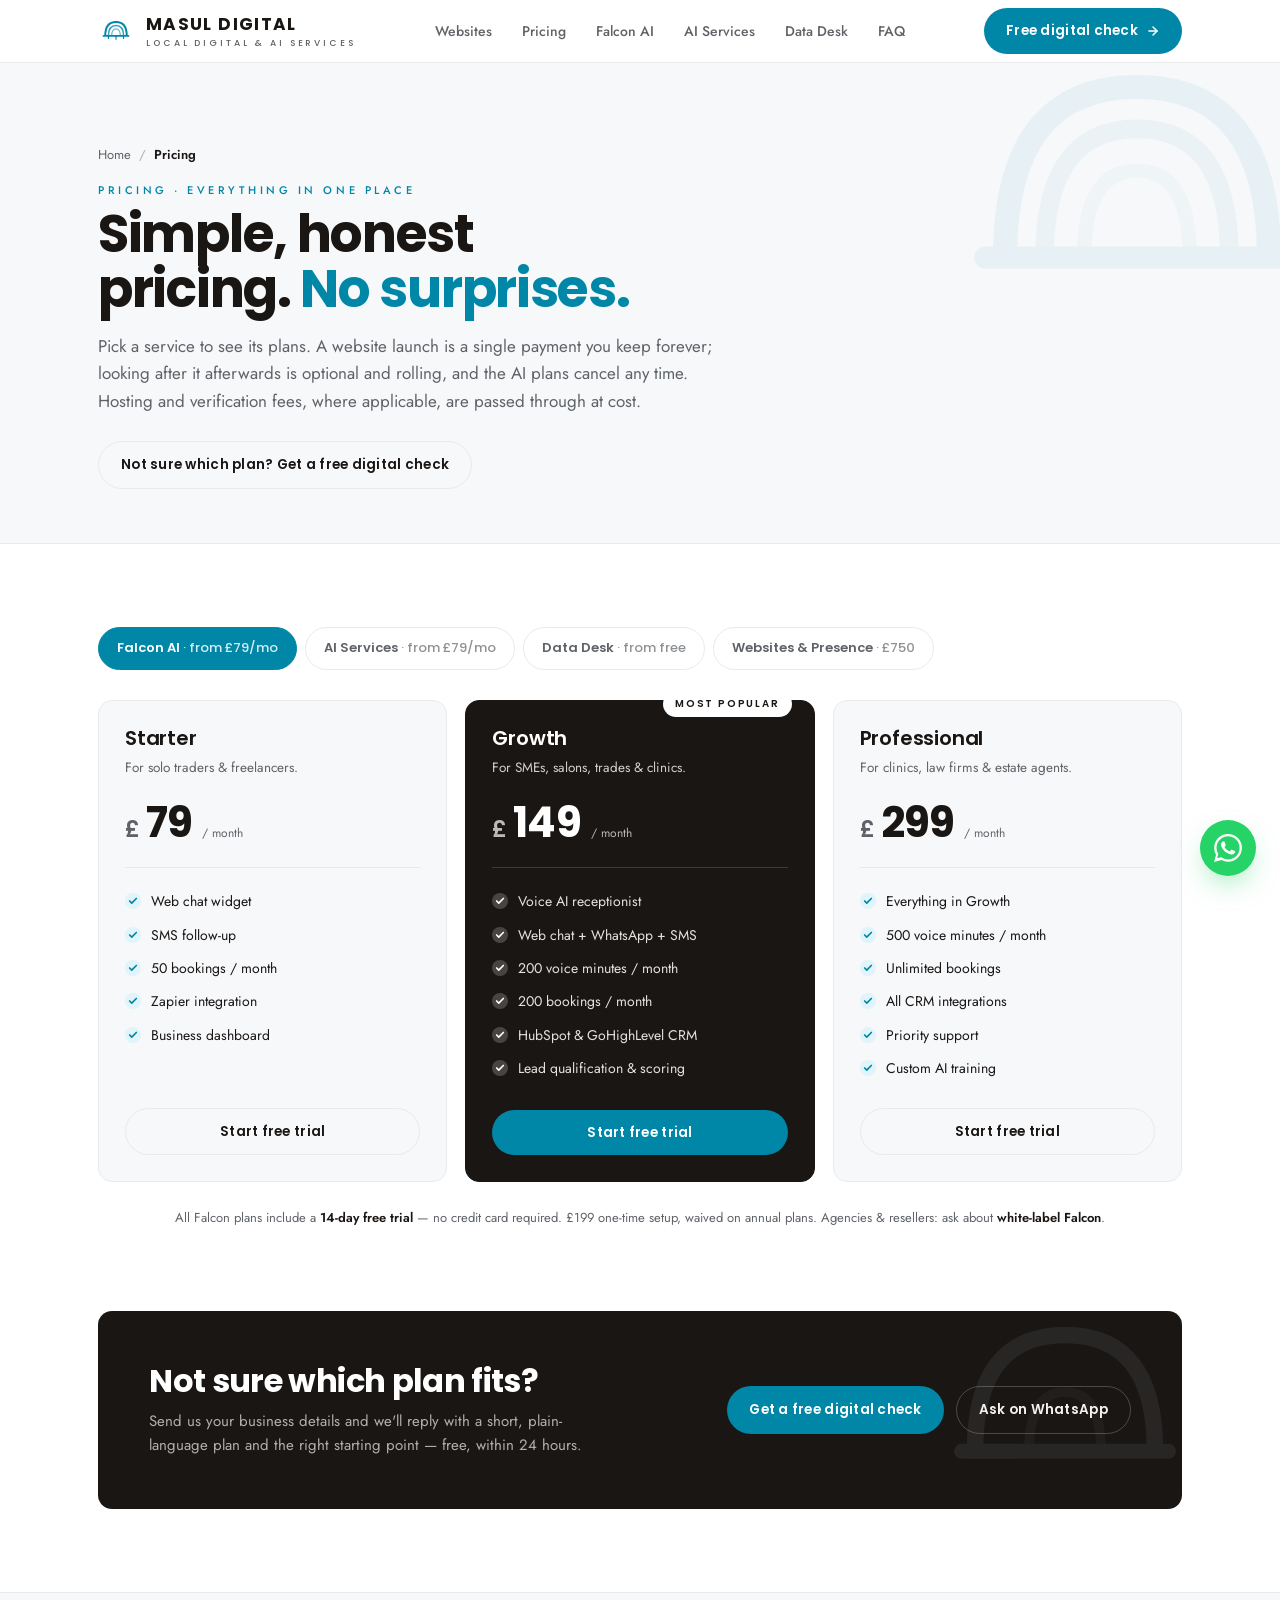
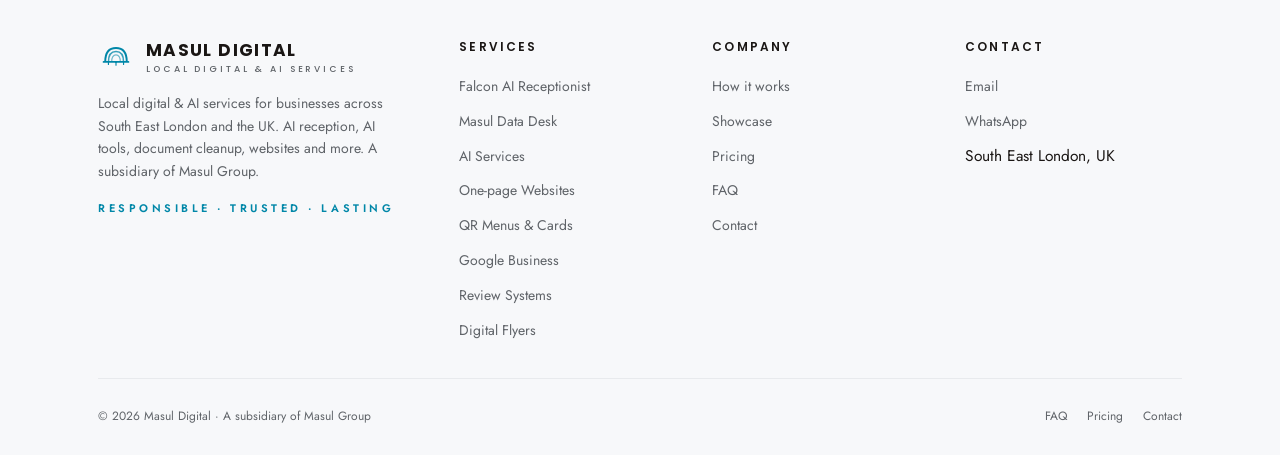
<file: pricing.html>
<!DOCTYPE html>
<html lang="en">
<head>
<meta charset="UTF-8" />
<meta name="viewport" content="width=device-width, initial-scale=1.0" />
<title>Pricing — Falcon AI, AI Services, Data Desk &amp; Websites | Masul Digital</title>
<meta name="description" content="Simple, honest pricing. Falcon AI from £79/mo, AI Services from £79/mo, Data Desk from a free sample, and a complete website launch at £750 for our first three clients. Monthly plans cancel any time." />
<link rel="icon" href="assets/favicon.ico" />
<link rel="preconnect" href="https://fonts.googleapis.com" />
<link rel="preconnect" href="https://fonts.gstatic.com" crossorigin />
<link href="https://fonts.googleapis.com/css2?family=Poppins:wght@400;500;600;700;800&family=Jost:wght@300;400;500;600&family=JetBrains+Mono:wght@400;500&display=swap" rel="stylesheet" />
<link rel="stylesheet" href="assets/styles.css?v=15" />
<link rel="stylesheet" href="assets/pages.css?v=15" />
<!-- seo:auto start -->
<link rel="canonical" href="https://masul-digital-site.vercel.app/pricing">
<meta property="og:type" content="website">
<meta property="og:site_name" content="Masul Digital">
<meta property="og:title" content="Pricing — Falcon AI, AI Services, Data Desk &amp; Websites | Masul Digital">
<meta property="og:description" content="Falcon AI from £79/mo, AI Services from £79/mo, Data Desk from a free sample, and a complete website launch at £750 for our first three clients.">
<meta property="og:url" content="https://masul-digital-site.vercel.app/pricing">
<meta property="og:locale" content="en_GB">
<meta name="twitter:title" content="Pricing — Masul Digital">
<meta name="twitter:description" content="Falcon AI from £79/mo, AI Services from £79/mo, Data Desk from a free sample, and a complete website launch at £750 for our first three clients.">
<!-- seo:auto end -->
<meta property="og:image" content="https://masul-digital-site.vercel.app/og-thumb.jpg" />
<meta property="og:image:width" content="1200" />
<meta property="og:image:height" content="630" />
<meta name="twitter:card" content="summary_large_image" />
<meta name="twitter:image" content="https://masul-digital-site.vercel.app/og-thumb.jpg" />
</head>
<body data-theme="light" data-accent="teal">

<!-- ────────────── NAV ────────────── -->
<nav class="nav" id="nav">
  <div class="wrap nav-inner">
    <a href="/" class="nav-logo" aria-label="Masul Digital home">
      <span class="nav-mark" aria-hidden="true">
        <svg viewBox="0 0 400 400" xmlns="http://www.w3.org/2000/svg">
          <g fill="none">
            <path d="M 80,255 Q 80,100 200,100 Q 320,100 320,255" stroke="var(--accent)" stroke-width="22"/>
            <path d="M 116,255 Q 116,138 200,138 Q 284,138 284,255" stroke="var(--accent)" stroke-width="17" opacity="0.78"/>
            <path d="M 152,255 Q 152,176 200,176 Q 248,176 248,255" stroke="var(--accent)" stroke-width="13" opacity="0.55"/>
            <line x1="62" y1="255" x2="338" y2="255" stroke="var(--accent)" stroke-width="20" stroke-linecap="round"/>
            <line x1="116" y1="255" x2="116" y2="282" stroke="var(--accent)" stroke-width="13" stroke-linecap="round"/>
            <line x1="200" y1="255" x2="200" y2="292" stroke="var(--accent)" stroke-width="13" stroke-linecap="round"/>
            <line x1="284" y1="255" x2="284" y2="282" stroke="var(--accent)" stroke-width="13" stroke-linecap="round"/>
          </g>
          <circle cx="200" cy="255" r="11" fill="var(--accent)"/>
        </svg>
      </span>
      <span class="nav-wordmark">MASUL DIGITAL<span class="sub">LOCAL DIGITAL &amp; AI SERVICES</span></span>
    </a>

    <div class="nav-links" role="navigation">
      <a href="/#services">Websites</a>
      <a href="/pricing" aria-current="page">Pricing</a>
      <a href="/falcon">Falcon AI</a>
      <a href="/ai-services">AI Services</a>
      <a href="/data-desk">Data Desk</a>
      <a href="/faq">FAQ</a>
    </div>

    <div class="nav-cta">
      <a href="/#contact" class="btn btn-primary"><span class="cta-long">Free digital check</span><span class="cta-short">Free check</span>
        <svg width="14" height="14" viewBox="0 0 24 24" fill="none" stroke="currentColor" stroke-width="2.5" stroke-linecap="round" stroke-linejoin="round"><line x1="5" y1="12" x2="19" y2="12"/><polyline points="12 5 19 12 12 19"/></svg>
      </a>
      <button class="nav-burger" id="burger" aria-label="Toggle menu" aria-expanded="false"><span></span><span></span><span></span></button>
    </div>
  </div>
  <div class="mobile-panel" id="mob">
    <a href="/falcon" data-mob-link>Falcon AI</a>
    <a href="/data-desk" data-mob-link>Data Desk</a>
    <a href="/ai-services" data-mob-link>AI Services</a>
    <a href="/pricing" data-mob-link>Pricing</a>
    <a href="/faq" data-mob-link>FAQ</a>
    <a href="/#contact" data-mob-link class="btn btn-primary">Free digital check</a>
  </div>
</nav>

<!-- ────────────── PAGE HERO ────────────── -->
<section class="page-hero">
  <span class="ph-mark" aria-hidden="true">
    <svg viewBox="0 0 400 400" xmlns="http://www.w3.org/2000/svg"><g fill="none" stroke="currentColor" stroke-width="22"><path d="M 80,255 Q 80,100 200,100 Q 320,100 320,255"/><path d="M 116,255 Q 116,138 200,138 Q 284,138 284,255" stroke-width="17" opacity="0.78"/><path d="M 152,255 Q 152,176 200,176 Q 248,176 248,255" stroke-width="13" opacity="0.55"/><line x1="62" y1="255" x2="338" y2="255" stroke-width="20" stroke-linecap="round"/></g></svg>
  </span>
  <div class="wrap">
    <nav class="breadcrumb" aria-label="Breadcrumb">
      <a href="/">Home</a><span class="sep">/</span><b>Pricing</b>
    </nav>
    <div class="eyebrow">Pricing · everything in one place</div>
    <h1>Simple, honest pricing. <em>No surprises.</em></h1>
    <p class="ph-lede">Pick a service to see its plans. A website launch is a single payment you keep forever; looking after it afterwards is optional and rolling, and the AI plans cancel any time. Hosting and verification fees, where applicable, are passed through at cost.</p>
    <div class="ph-cta">
      <a href="/#contact" class="btn btn-ghost">Not sure which plan? Get a free digital check</a>
    </div>
  </div>
</section>

<!-- ────────────── PRICING CONTENT ────────────── -->
<section class="section" id="pricing" data-screen-label="Pricing">
  <div class="wrap">

    <div class="price-tabs" role="tablist">
      <button class="price-tab active" data-ptab="falcon" role="tab">Falcon AI <span class="pt-amt">· from £79/mo</span></button>
      <button class="price-tab" data-ptab="ai" role="tab">AI Services <span class="pt-amt">· from £79/mo</span></button>
      <button class="price-tab" data-ptab="data" role="tab">Data Desk <span class="pt-amt">· from free</span></button>
      <button class="price-tab" data-ptab="setup" role="tab">Websites &amp; Presence <span class="pt-amt">· £750</span></button>
    </div>

    <!-- FALCON AI -->
    <div class="price-panel active" data-ppanel="falcon">
      <div class="price-grid">
        <div class="price-card">
          <h3>Starter</h3>
          <p class="price-desc">For solo traders &amp; freelancers.</p>
          <div class="amount"><span class="currency">£</span><span class="num">79</span><span class="from">/ month</span></div>
          <ul class="price-feats">
            <li>Web chat widget</li>
            <li>SMS follow-up</li>
            <li>50 bookings / month</li>
            <li>Zapier integration</li>
            <li>Business dashboard</li>
          </ul>
          <a href="/#contact" class="btn btn-ghost" style="justify-content:center;">Start free trial</a>
        </div>
        <div class="price-card featured">
          <span class="price-badge">Most popular</span>
          <h3>Growth</h3>
          <p class="price-desc">For SMEs, salons, trades &amp; clinics.</p>
          <div class="amount"><span class="currency">£</span><span class="num">149</span><span class="from">/ month</span></div>
          <ul class="price-feats">
            <li>Voice AI receptionist</li>
            <li>Web chat + WhatsApp + SMS</li>
            <li>200 voice minutes / month</li>
            <li>200 bookings / month</li>
            <li>HubSpot &amp; GoHighLevel CRM</li>
            <li>Lead qualification &amp; scoring</li>
          </ul>
          <a href="/#contact" class="btn btn-primary" style="justify-content:center;">Start free trial</a>
        </div>
        <div class="price-card">
          <h3>Professional</h3>
          <p class="price-desc">For clinics, law firms &amp; estate agents.</p>
          <div class="amount"><span class="currency">£</span><span class="num">299</span><span class="from">/ month</span></div>
          <ul class="price-feats">
            <li>Everything in Growth</li>
            <li>500 voice minutes / month</li>
            <li>Unlimited bookings</li>
            <li>All CRM integrations</li>
            <li>Priority support</li>
            <li>Custom AI training</li>
          </ul>
          <a href="/#contact" class="btn btn-ghost" style="justify-content:center;">Start free trial</a>
        </div>
      </div>
      <p class="panel-note">All Falcon plans include a <b>14-day free trial</b> — no credit card required. £199 one-time setup, waived on annual plans. Agencies &amp; resellers: ask about <b>white-label Falcon</b>.</p>
    </div>

    <!-- AI SERVICES -->
    <div class="price-panel" data-ppanel="ai">
      <div class="price-grid">
        <div class="price-card">
          <h3>Essential AI</h3>
          <p class="price-desc">For sole traders &amp; solo operators.</p>
          <div class="amount"><span class="currency">£</span><span class="num">79</span><span class="from">/ month</span></div>
          <ul class="price-feats">
            <li>Claude AI installation &amp; configuration</li>
            <li>1 custom AI skill — booking, FAQ or reviews</li>
            <li>WhatsApp or email AI assistant</li>
            <li>Monthly 30-minute check-in call</li>
            <li>Email support, within 48 hours</li>
          </ul>
          <a href="/#contact" class="btn btn-ghost" style="justify-content:center;">Get a free digital check</a>
        </div>
        <div class="price-card featured">
          <span class="price-badge">Most popular</span>
          <h3>Growth AI</h3>
          <p class="price-desc">For shops, cafes, restaurants &amp; salons.</p>
          <div class="amount"><span class="currency">£</span><span class="num">149</span><span class="from">/ month</span></div>
          <ul class="price-feats">
            <li>Everything in Essential, plus:</li>
            <li>3 custom AI skills — booking, reviews, social</li>
            <li>Google review automation in your voice</li>
            <li>Weekly social media content</li>
            <li>Monthly performance report</li>
            <li>Priority support, within 24 hours</li>
          </ul>
          <a href="/#contact" class="btn btn-primary" style="justify-content:center;">Get a free digital check</a>
        </div>
        <div class="price-card">
          <h3>Full AI Partner</h3>
          <p class="price-desc">For multi-location owners &amp; salons with staff.</p>
          <div class="amount"><span class="currency">£</span><span class="num">299</span><span class="from">/ month</span></div>
          <ul class="price-feats">
            <li>Everything in Growth, plus:</li>
            <li>Unlimited custom AI skills &amp; plugins</li>
            <li>Quarterly in-person staff training</li>
            <li>One custom AI workflow each quarter</li>
            <li>Multi-location support</li>
            <li>Dedicated account manager · same-day WhatsApp</li>
          </ul>
          <a href="/#contact" class="btn btn-ghost" style="justify-content:center;">Get a free digital check</a>
        </div>
      </div>
      <p class="panel-note">All plans are <b>monthly rolling</b> — no minimum term, cancel with 30 days' notice. Setup is included free in your first month, and there's a <b>7-day free trial</b>, no card required.</p>
    </div>

    <!-- DATA DESK -->
    <div class="price-panel" data-ppanel="data">
      <div class="dd-pricing in-pricing">
        <div class="ph">Pay per document — start free.</div>
        <div class="ps">Send one sample free. Pay only when you see value. Most jobs are a one-off, with optional monthly support.</div>
        <div class="dd-tier"><span class="tn">Free Sample</span><span class="td">One document, cleaned so you can see it first</span><span class="tp">£0</span></div>
        <div class="dd-tier"><span class="tn">Starter Cleanup</span><span class="td">One document type, cleaned &amp; delivered</span><span class="tp">£49</span></div>
        <div class="dd-tier"><span class="tn">Business Data Desk <span class="star">Popular</span></span><span class="td">Invoice, lead or form cleanup</span><span class="tp">£149</span></div>
        <div class="dd-tier"><span class="tn">Monthly Support</span><span class="td">Ongoing updates, cleanup &amp; reports</span><span class="tp">£29<span style="font-size:11px;color:var(--muted);font-weight:500;">/mo</span></span></div>
        <p class="pnote">Custom pricing available for larger batches, charities, NGOs and recurring admin support.</p>
        <a href="https://wa.me/447375440623?text=Hi%2C%20I%27d%20like%20to%20send%20a%20sample%20document%20to%20Masul%20Data%20Desk" class="btn btn-ghost" target="_blank" rel="noopener" style="margin-top:18px;justify-content:center;">Send a free sample on WhatsApp</a>
      </div>
    </div>

    <!-- WEBSITES & LOCAL PRESENCE -->
    <div class="price-panel" data-ppanel="setup">

      <div class="price-grid" style="grid-template-columns:repeat(2,minmax(0,1fr));max-width:820px;margin:0 auto;">
        <div class="price-card featured">
          <span class="price-badge">3 places left</span>
          <h3>Launch</h3>
          <p class="price-desc">Everything a local business needs to be found, trusted and booked — built and live in under a week.</p>
          <div class="amount"><span class="currency">£</span><span class="num">750</span><span class="from">one-time</span></div>
          <p class="price-desc was-note">
            <s>£1,500</s> for our first three clients &mdash; see <a href="#offer-detail">why below</a>.
          </p>
          <ul class="price-feats">
            <li>Mobile-first website, built and live</li>
            <li>Domain name registered in your name</li>
            <li>Google Business Profile set up &amp; optimised</li>
            <li>QR menu + print-ready table cards</li>
            <li>Review QR cards &amp; reputation page</li>
            <li>Bookings and collection orders built in</li>
            <li>Launch flyer pack, print and social</li>
            <li>2 rounds of revisions · 60 days of support</li>
          </ul>
          <a href="/#contact" class="btn btn-primary" style="justify-content:center;">Claim a place</a>
        </div>
        <div class="price-card">
          <h3>Grow</h3>
          <p class="price-desc">Optional. For when you'd rather text someone than log into anything.</p>
          <div class="amount"><span class="currency">£</span><span class="num">99</span><span class="from">/month</span></div>
          <p class="price-desc was-note">Rolling &mdash; no minimum term, cancel any time. The site stays yours either way.</p>
          <ul class="price-feats">
            <li>Hosting, backups and security</li>
            <li>Your domain renewed each year</li>
            <li>Text-sized changes whenever you need them</li>
            <li>Prices, menus and hours kept current</li>
            <li>A seasonal flyer or social post when you need one</li>
            <li>Same-day WhatsApp support, Mon&ndash;Sat</li>
          </ul>
          <a href="https://wa.me/447375440623" class="btn btn-ghost" target="_blank" rel="noopener" style="justify-content:center;">Ask about Grow</a>
        </div>
      </div>

      <!-- the £750 case, in full -->
      <div class="offer" id="offer-detail" style="margin-top:34px;">
        <div class="offer-body">

          <div class="offer-panel">
            <div class="op-head">Why £750 and not £1,500</div>
            <div class="op-sub">We're new in South East London and buying our first three references. Both bars are on the same scale.</div>
            <div class="scale">
              <div class="scale-row">
                <div class="scale-lab"><span class="sl-n">UK mid-tier studio</span><span class="sl-v">£1,500 – £3,000</span></div>
                <div class="scale-track"><div class="scale-fill band" style="left:50%; right:0;" data-tag="what everyone else charges"></div></div>
              </div>
              <div class="scale-row">
                <div class="scale-lab"><span class="sl-n">Masul Digital · founding client</span><span class="sl-v" style="color:var(--accent-dark);">£750</span></div>
                <div class="scale-track"><div class="scale-fill ours" style="left:0; width:25%;" data-tag="£750"></div></div>
              </div>
              <div class="scale-axis"><span>£0</span><span>£1,500</span><span>£3,000</span></div>
            </div>
            <p class="scale-note">That band is what a UK studio charges for a mobile-first site with booking, photography and local SEO. The <b>£299 template shops</b> aren't the comparison — those are a theme and a contact form, with no Google profile, no review system and nobody to text when a price changes.</p>

            <div class="versus" style="margin-top:26px;">
              <div class="vs-card">
                <div class="vc-lab">Booking + ordering elsewhere</div>
                <div class="vc-v">£98<span style="font-size:15px;font-weight:600;">/mo</span></div>
                <div class="vc-d">Booking from £39/mo, ordering from £59/mo — plus 25p a cover and 7% of every order on top.</div>
              </div>
              <div class="vs-card ours">
                <div class="vc-lab">Booking + ordering with us</div>
                <div class="vc-v">£0<span style="font-size:15px;font-weight:600;">/mo</span></div>
                <div class="vc-d">Both are built in and yours. No per-cover fee, no cut of an order, no separate subscription.</div>
              </div>
            </div>
            <p class="commission"><b>£3,000 a month through a delivery app at 25%</b> is <b>£750 handed over every month</b> — the entire build, again, forever. Your own ordering page costs you nothing per order.</p>
          </div>

          <div class="offer-panel">
            <div class="op-head">What's inside the £750</div>
            <div class="op-sub">Every line at the <em>cheapest</em> published UK rate, so the numbers hold up if you check them.</div>
            <div class="stack">
              <div class="stack-row base"><span class="sr-n">Mobile-first website, built and live<small>Pages, photos, copy, SEO, contact and maps</small></span><span class="sr-p">£1,500</span><span class="sr-f">Free</span></div>
              <div class="stack-row"><span class="sr-n">Google Business Profile<small>Set up, verified, photographed, optimised</small></span><span class="sr-p">£195</span><span class="sr-f">Added free</span></div>
              <div class="stack-row"><span class="sr-n">QR menu + printed table cards<small>Design, hosting and print-ready artwork</small></span><span class="sr-p">£160</span><span class="sr-f">Added free</span></div>
              <div class="stack-row"><span class="sr-n">Review system<small>QR review cards and a reputation page</small></span><span class="sr-p">£50</span><span class="sr-f">Added free</span></div>
              <div class="stack-row"><span class="sr-n">Launch flyer pack<small>Print-ready PDF and ready-to-post social</small></span><span class="sr-p">£150</span><span class="sr-f">Added free</span></div>
              <div class="stack-row"><span class="sr-n">Domain name<small>Registered in your name, not ours</small></span><span class="sr-p">£15</span><span class="sr-f">Added free</span></div>
            </div>
            <div class="stack-total">
              <span class="st-n">At the cheapest UK rates<small>Everything above, bought separately</small></span>
              <span class="st-v">£2,070</span>
            </div>
            <div class="stack-pay">
              <span class="sp-n">You pay<small>One payment. No VAT to add.</small></span>
              <span class="sp-v">£750</span>
            </div>
          </div>

        </div>
        <div class="offer-foot">
          <div class="of-copy">
            <b>What we ask in return:</b> a Google review when you're happy, and permission to show your site as our work.
            <p>After the first three, Launch returns to £1,500. Nothing else about the build changes.</p>
          </div>
          <div class="of-cta">
            <a href="/#contact" class="btn btn-primary">Claim a place</a>
            <a href="https://wa.me/447375440623" class="btn btn-ghost" target="_blank" rel="noopener">Ask on WhatsApp</a>
          </div>
        </div>
      </div>

      <div class="svc-rates">
        <div class="srh">Prefer to take just one piece?</div>
        <div class="srs">Each of these is also sold on its own, at the same rates used in the breakdown above. Flat one-time prices.</div>
        <div class="svc-rate-list">
          <div class="svc-rate"><span class="rn">One-page website</span><span class="rp"><span class="from">From</span>£1,500</span></div>
          <div class="svc-rate"><span class="rn">Google Business setup</span><span class="rp"><span class="from">From</span>£195</span></div>
          <div class="svc-rate"><span class="rn">QR menus &amp; cards</span><span class="rp"><span class="from">From</span>£160</span></div>
          <div class="svc-rate"><span class="rn">Digital flyers &amp; social</span><span class="rp"><span class="from">From</span>£150</span></div>
          <div class="svc-rate"><span class="rn">Review &amp; reputation system</span><span class="rp"><span class="from">From</span>£50</span></div>
          <div class="svc-rate"><span class="rn">Domain registration</span><span class="rp"><span class="from">From</span>£15</span></div>
        </div>
      </div>
      <p class="panel-note">Bought together as <b>Launch</b> they come to <b>£750</b> instead of £2,070. Hosting and Google Business verification fees, where applicable, are passed through at cost — we never mark them up.</p>
    </div>
  </div>
</section>

<!-- ────────────── SUBPAGE CTA ────────────── -->
<section class="section" data-screen-label="Contact" style="padding-top:0;">
  <div class="wrap">
    <div class="subpage-cta">
      <span class="sp-mark" aria-hidden="true">
        <svg viewBox="0 0 400 400" xmlns="http://www.w3.org/2000/svg"><g fill="none" stroke="currentColor" stroke-width="22"><path d="M 80,255 Q 80,100 200,100 Q 320,100 320,255"/><path d="M 152,255 Q 152,176 200,176 Q 248,176 248,255" stroke-width="13" opacity="0.55"/><line x1="62" y1="255" x2="338" y2="255" stroke-width="20" stroke-linecap="round"/></g></svg>
      </span>
      <div>
        <h2>Not sure which plan fits?</h2>
        <p>Send us your business details and we'll reply with a short, plain-language plan and the right starting point — free, within 24 hours.</p>
      </div>
      <div class="sp-cta">
        <a href="/#contact" class="btn btn-primary">Get a free digital check</a>
        <a href="https://wa.me/447375440623" class="btn btn-ghost" target="_blank" rel="noopener">Ask on WhatsApp</a>
      </div>
    </div>
  </div>
</section>

<!-- ────────────── FOOTER ────────────── -->
<footer>
  <div class="wrap">
    <div class="foot-grid">
      <div class="foot-brand">
        <a href="/" class="nav-logo" style="margin-bottom: 0;">
          <span class="nav-mark">
            <svg viewBox="0 0 400 400" xmlns="http://www.w3.org/2000/svg"><g fill="none"><path d="M 80,255 Q 80,100 200,100 Q 320,100 320,255" stroke="var(--accent)" stroke-width="22"/><path d="M 116,255 Q 116,138 200,138 Q 284,138 284,255" stroke="var(--accent)" stroke-width="17" opacity="0.78"/><path d="M 152,255 Q 152,176 200,176 Q 248,176 248,255" stroke="var(--accent)" stroke-width="13" opacity="0.55"/><line x1="62" y1="255" x2="338" y2="255" stroke="var(--accent)" stroke-width="20" stroke-linecap="round"/><line x1="116" y1="255" x2="116" y2="282" stroke="var(--accent)" stroke-width="13" stroke-linecap="round"/><line x1="200" y1="255" x2="200" y2="292" stroke="var(--accent)" stroke-width="13" stroke-linecap="round"/><line x1="284" y1="255" x2="284" y2="282" stroke="var(--accent)" stroke-width="13" stroke-linecap="round"/></g><circle cx="200" cy="255" r="11" fill="var(--accent)"/></svg>
          </span>
          <span class="nav-wordmark">MASUL DIGITAL<span class="sub">LOCAL DIGITAL &amp; AI SERVICES</span></span>
        </a>
        <p>Local digital &amp; AI services for businesses across South East London and the UK. AI reception, AI tools, document cleanup, websites and more. A subsidiary of Masul Group.</p>
        <div class="foot-tagline">Responsible · Trusted · Lasting</div>
      </div>

      <div class="foot-col">
        <h5>Services</h5>
        <ul>
          <li><a href="/falcon">Falcon AI Receptionist</a></li>
          <li><a href="/data-desk">Masul Data Desk</a></li>
          <li><a href="/ai-services">AI Services</a></li>
          <li><a href="/#services">One-page Websites</a></li>
          <li><a href="/#services">QR Menus &amp; Cards</a></li>
          <li><a href="/#services">Google Business</a></li>
          <li><a href="/#services">Review Systems</a></li>
          <li><a href="/#services">Digital Flyers</a></li>
        </ul>
      </div>

      <div class="foot-col">
        <h5>Company</h5>
        <ul>
          <li><a href="/#how">How it works</a></li>
          <li><a href="/#showcase">Showcase</a></li>
          <li><a href="/pricing">Pricing</a></li>
          <li><a href="/faq">FAQ</a></li>
          <li><a href="/#contact">Contact</a></li>
        </ul>
      </div>

      <div class="foot-col">
        <h5>Contact</h5>
        <ul>
          <li><a href="mailto:info@masuldigital.co.uk">Email</a></li>
          <li><a href="https://wa.me/447375440623" target="_blank" rel="noopener">WhatsApp</a></li>
          <li><span>South East London, UK</span></li>
        </ul>
      </div>
    </div>

    <div class="foot-bottom">
      <div>© <span id="year">2026</span> Masul Digital · A subsidiary of Masul Group</div>
      <div class="right">
        <a href="/faq">FAQ</a>
        <a href="/pricing">Pricing</a>
        <a href="/#contact">Contact</a>
      </div>
    </div>
  </div>
</footer>

<a href="https://wa.me/447375440623" class="wa-fab" aria-label="Chat on WhatsApp" target="_blank" rel="noopener">
  <svg viewBox="0 0 24 24" fill="white">
    <path d="M.057 24l1.687-6.163a11.867 11.867 0 0 1-1.587-5.946C.16 5.335 5.495 0 12.05 0a11.817 11.817 0 0 1 8.413 3.488 11.824 11.824 0 0 1 3.48 8.414c-.003 6.557-5.338 11.892-11.893 11.892a11.9 11.9 0 0 1-5.688-1.448L.057 24zm6.597-3.807c1.676.995 3.276 1.591 5.392 1.592 5.448 0 9.886-4.434 9.889-9.885.002-5.462-4.415-9.89-9.881-9.892-5.452 0-9.887 4.434-9.889 9.884a9.86 9.86 0 0 0 1.518 5.276l-.999 3.648 3.97-1.023zm11.387-5.464c-.074-.124-.272-.198-.57-.347-.297-.149-1.758-.868-2.031-.967-.272-.099-.47-.149-.669.149-.198.297-.768.967-.941 1.165-.173.198-.347.223-.644.074-.297-.149-1.255-.462-2.39-1.475-.883-.788-1.48-1.761-1.653-2.059-.173-.297-.018-.458.13-.606.134-.133.297-.347.446-.521.151-.172.2-.296.3-.495.099-.198.05-.371-.025-.52-.075-.149-.669-1.612-.916-2.207-.242-.579-.487-.5-.669-.51l-.57-.01c-.198 0-.52.074-.792.372s-1.04 1.016-1.04 2.479 1.065 2.876 1.213 3.074c.149.198 2.095 3.2 5.076 4.487.709.306 1.263.489 1.694.626.712.226 1.36.194 1.872.118.571-.085 1.758-.719 2.006-1.413.248-.694.248-1.289.173-1.413z"/>
  </svg>
</a>

<script src="assets/app.js"></script>

</body>
</html>
</file>
<file: assets/styles.css>
:root {
    /* Brand — locked per spec */
    --teal:        #0087A8;
    --teal-dark:   #006580;
    --teal-light:  #E0F4F9;
    --ink:         #1A1614;
    --white:       #FFFFFF;

    /* Neutrals from brand */
    --n-50:  #F7F8FA;
    --n-100: #EFF1F4;
    --n-200: #E8EAED;
    --n-400: #9AA0A6;
    --n-600: #5F6368;
    --n-800: #2A2724;

    /* Live (overridden by Tweaks) */
    --accent:       var(--teal);
    --accent-dark:  var(--teal-dark);
    --accent-tint:  var(--teal-light);
    --bg:           var(--white);
    --fg:           var(--ink);
    --surface:      var(--n-50);
    --surface-2:    var(--white);
    --line:         var(--n-200);
    --muted:        var(--n-600);

    --maxw: 1180px;
    --pad-x: clamp(20px, 4vw, 48px);
    --r-sm: 7px;
    --r-md: 11px;
    --r-lg: 14px;
    --nav-h: 62px;
  }

  /* DARK THEME (Masul Ink) */
  [data-theme="ink"] {
    --bg:        var(--ink);
    --fg:        #F4F1EE;
    --surface:   #221E1C;
    --surface-2: #2C2826;
    --line:      rgba(255,255,255,0.08);
    --muted:     #A8A29C;
    --accent-tint: rgba(0,135,168,0.14);
  }

  /* TEAL THEME (immersive) */
  [data-theme="teal"] {
    --bg:        var(--teal);
    --fg:        var(--white);
    --surface:   #007394;
    --surface-2: #006580;
    --line:      rgba(255,255,255,0.18);
    --muted:     rgba(255,255,255,0.78);
    --accent:    var(--white);
    --accent-dark: var(--teal-light);
    --accent-tint: rgba(255,255,255,0.12);
  }

  * { box-sizing: border-box; margin: 0; padding: 0; }
  html { scroll-behavior: smooth; }
  body {
    font-family: 'Jost', Arial, sans-serif;
    font-weight: 400;
    font-size: 15.5px;
    line-height: 1.6;
    color: var(--fg);
    background: var(--bg);
    -webkit-font-smoothing: antialiased;
    transition: background 0.3s ease, color 0.3s ease;
  }
  img, svg { display: block; max-width: 100%; }
  a { color: inherit; text-decoration: none; }
  button { font: inherit; cursor: pointer; border: none; background: none; color: inherit; }

  /* ──────────── TYPE SYSTEM ──────────── */
  h1, h2, h3, h4 {
    font-family: 'Poppins', 'Trebuchet MS', Arial, sans-serif;
    font-weight: 700;
    line-height: 1.15;
    letter-spacing: -0.01em;
    color: var(--fg);
    text-wrap: balance;
  }
  .eyebrow {
    font-family: 'Jost', sans-serif;
    font-weight: 500;
    font-size: 11px;
    letter-spacing: 0.32em;
    text-transform: uppercase;
    color: var(--accent);
  }
  [data-theme="teal"] .eyebrow { color: var(--teal-light); }
  .mono { font-family: 'JetBrains Mono', monospace; }

  /* ──────────── LAYOUT ──────────── */
  .wrap { max-width: var(--maxw); margin: 0 auto; padding: 0 var(--pad-x); }

  /* ──────────── NAV ──────────── */
  .nav {
    position: sticky; top: 0; z-index: 50;
    background: color-mix(in srgb, var(--bg) 88%, transparent);
    backdrop-filter: blur(14px);
    -webkit-backdrop-filter: blur(14px);
    border-bottom: 1px solid var(--line);
    transition: background 0.3s;
  }
  .nav-inner {
    height: var(--nav-h);
    display: flex; align-items: center; justify-content: space-between;
    gap: 24px;
  }
  .nav-logo { display: flex; align-items: center; gap: 12px; }
  .nav-mark { width: 36px; height: 36px; }
  .nav-mark svg { width: 100%; height: 100%; }
  .nav-wordmark {
    font-family: 'Poppins', sans-serif;
    font-weight: 700;
    font-size: 17px;
    letter-spacing: 0.08em;
    color: var(--fg);
    white-space: nowrap;
  }
  .nav-wordmark .sub {
    display: block;
    font-size: 9px;
    letter-spacing: 0.32em;
    color: var(--muted);
    font-weight: 500;
    margin-top: -2px;
  }
  .nav-links {
    display: flex; gap: 4px; align-items: center;
  }
  .nav-links a {
    padding: 9px 13px; border-radius: 8px;
    white-space: nowrap;
    font-size: 14px; font-weight: 500;
    color: var(--muted);
    transition: color .15s, background .15s;
  }
  .nav-links a:hover { color: var(--fg); background: var(--surface); }
  .nav-cta { display: flex; gap: 8px; align-items: center; }
  .nav-burger { display: none; padding: 10px; }
  .nav-burger span {
    display: block; width: 22px; height: 2px; background: var(--fg);
    margin: 5px 0; border-radius: 2px; transition: transform 0.2s, opacity 0.2s;
  }
  .nav-burger.open span:nth-child(1) { transform: translateY(7px) rotate(45deg); }
  .nav-burger.open span:nth-child(2) { opacity: 0; }
  .nav-burger.open span:nth-child(3) { transform: translateY(-7px) rotate(-45deg); }

  /* Buttons */
  .btn {
    display: inline-flex; align-items: center; gap: 8px;
    padding: 12px 22px;
    border-radius: 999px;
    font-family: 'Poppins', sans-serif;
    font-weight: 600; font-size: 13.5px;
    letter-spacing: 0.02em;
    transition: transform .15s ease, background .15s, color .15s, box-shadow .15s;
    white-space: nowrap;
    cursor: pointer;
  }
  .btn-primary {
    background: var(--accent);
    color: var(--white);
  }
  [data-theme="teal"] .btn-primary { background: var(--white); color: var(--teal); }
  .btn-primary:hover { background: var(--accent-dark); transform: translateY(-1px); }
  [data-theme="teal"] .btn-primary:hover { background: var(--teal-light); color: var(--teal-dark); }
  .btn-ghost {
    background: transparent; color: var(--fg);
    border: 1px solid var(--line);
  }
  .btn-ghost:hover { border-color: var(--accent); color: var(--accent); }
  [data-theme="teal"] .btn-ghost:hover { color: var(--white); border-color: var(--white); background: rgba(255,255,255,0.08); }
  .btn-link {
    color: var(--accent);
    font-family: 'Poppins', sans-serif;
    font-weight: 600;
    font-size: 13.5px;
    display: inline-flex; align-items: center; gap: 6px;
    transition: gap .15s;
  }
  .btn-link:hover { gap: 10px; }

  /* ──────────── HERO ──────────── */
  .hero {
    position: relative;
    padding: clamp(40px, 6vw, 76px) 0 clamp(36px, 5vw, 64px);
    overflow: hidden;
  }
  /* soft brand accent behind the hero */
  .hero::before {
    content: '';
    position: absolute; inset: 0; z-index: 0; pointer-events: none;
    background:
      radial-gradient(700px 540px at 84% 16%, rgba(28,155,180,0.10), transparent 70%),
      radial-gradient(560px 500px at 6% 92%, rgba(28,155,180,0.055), transparent 72%);
  }
  /* faint oversized arch watermark */
  .hero::after {
    content: '';
    position: absolute; z-index: 0; pointer-events: none;
    top: -70px; right: -120px; width: 620px; height: 620px;
    opacity: 0.05;
    background: no-repeat center/contain
      url("data:image/svg+xml,%3Csvg xmlns='http://www.w3.org/2000/svg' viewBox='0 0 400 400'%3E%3Cg fill='none' stroke='%231C9BB4' stroke-width='22'%3E%3Cpath d='M80,255 Q80,100 200,100 Q320,100 320,255'/%3E%3Cpath d='M116,255 Q116,138 200,138 Q284,138 284,255' stroke-width='17'/%3E%3Cpath d='M152,255 Q152,176 200,176 Q248,176 248,255' stroke-width='13'/%3E%3Cline x1='62' y1='255' x2='338' y2='255' stroke-width='20' stroke-linecap='round'/%3E%3C/g%3E%3C/svg%3E");
  }
  .hero > .wrap { position: relative; z-index: 1; }
  .hero-grid {
    display: grid;
    grid-template-columns: minmax(0, 1fr) clamp(300px, 32vw, 420px);
    gap: clamp(32px, 5vw, 80px);
    align-items: center;
  }
  .hero-pill {
    display: inline-flex; align-items: center; gap: 10px;
    padding: 7px 14px;
    background: var(--accent-tint);
    border-radius: 999px;
    font-size: 12.5px;
    color: var(--accent-dark);
    font-weight: 500;
    margin-bottom: 28px;
  }
  a.hero-pill { text-decoration: none; transition: background .18s ease, transform .18s ease; }
  a.hero-pill:hover { background: rgba(0,135,168,0.20); transform: translateX(2px); }
  [data-theme="ink"] a.hero-pill:hover { background: rgba(0,135,168,0.26); }
  .hero-pill b { font-weight: 700; }
  .hero-pill svg { opacity: 0.7; flex: none; }
  [data-theme="ink"] .hero-pill { color: var(--teal-light); }
  [data-theme="teal"] .hero-pill { color: var(--white); background: rgba(255,255,255,0.16); }
  .hero-pill .dot { width: 7px; height: 7px; border-radius: 50%; background: var(--accent); }
  [data-theme="teal"] .hero-pill .dot { background: var(--white); }
  .hero h1 {
    font-size: clamp(32px, 4.6vw, 56px);
    line-height: 1.05;
    letter-spacing: -0.025em;
    margin-bottom: 18px;
  }
  .hero h1 em {
    font-style: normal;
    color: var(--accent);
    position: relative;
    white-space: nowrap;
  }
  [data-theme="teal"] .hero h1 em { color: var(--white); }
  .hero h1 em::after {
    content: '';
    position: absolute; left: 0; right: 0; bottom: 0.04em;
    height: 0.12em;
    background: var(--accent-tint);
    z-index: -1;
    border-radius: 4px;
  }
  [data-theme="teal"] .hero h1 em::after { background: rgba(255,255,255,0.22); }

  .hero p.lede {
    font-size: clamp(15px, 1.3vw, 17px);
    color: var(--muted);
    max-width: 500px;
    line-height: 1.6;
    margin-bottom: 26px;
  }
  .hero-cta { display: flex; gap: 12px; flex-wrap: wrap; margin-bottom: 26px; }
  .hero-meta {
    display: flex; gap: 22px; flex-wrap: wrap;
    padding-top: 22px;
    border-top: 1px solid var(--line);
  }
  .hero-meta-item .k {
    font-family: 'Poppins', sans-serif;
    font-weight: 700;
    font-size: 22px;
    color: var(--fg);
    line-height: 1;
  }
  .hero-meta-item .v {
    font-size: 12px; color: var(--muted);
    margin-top: 6px;
    letter-spacing: 0.04em;
  }

  /* ──────────── TRUST STRIP ──────────── */
  .trust-strip {
    border-top: 1px solid var(--line);
    border-bottom: 1px solid var(--line);
    padding: 22px 0;
    background: var(--surface);
  }
  .trust-strip-inner {
    display: flex; gap: 40px; align-items: center; justify-content: space-between;
    flex-wrap: wrap;
  }
  .trust-label {
    font-size: 11px;
    color: var(--muted);
    letter-spacing: 0.18em;
    text-transform: uppercase;
    font-weight: 500;
  }
  .trust-types { display: flex; gap: 28px; flex-wrap: wrap; }
  .trust-type {
    font-family: 'Poppins', sans-serif; font-weight: 600;
    font-size: 13.5px;
    color: var(--fg);
    opacity: 0.78;
    display: flex; align-items: center; gap: 8px;
  }
  .trust-type::before {
    content: ''; width: 4px; height: 4px; background: var(--accent); border-radius: 50%;
  }

  /* ──────────── SECTIONS ──────────── */
  .section { padding: clamp(48px, 6.5vw, 84px) 0; }
  .section-head {
    max-width: 680px;
    margin-bottom: 36px;
  }
  .section-head h2 {
    font-size: clamp(25px, 3.3vw, 38px);
    margin-top: 11px;
    margin-bottom: 12px;
  }
  .section-head p {
    color: var(--muted);
    font-size: 15.5px;
    line-height: 1.55;
  }

  /* ──────────── SERVICES ──────────── */
  .services {
    display: grid;
    grid-template-columns: repeat(12, 1fr);
    gap: 16px;
  }
  .service {
    background: var(--surface);
    border: 1px solid var(--line);
    border-radius: var(--r-lg);
    padding: 24px;
    position: relative;
    overflow: hidden;
    transition: border-color .2s, transform .2s;
    cursor: default;
    display: flex; flex-direction: column; gap: 12px;
  }
  .service:hover { border-color: var(--accent); transform: translateY(-3px); }

  .service .svc-num {
    font-family: 'JetBrains Mono', monospace;
    font-size: 11px;
    color: var(--muted);
    letter-spacing: 0.1em;
  }
  .service h3 {
    font-size: 21px; font-weight: 700;
    letter-spacing: -0.015em;
  }
  .service p.svc-desc {
    color: var(--muted);
    font-size: 14.5px;
    line-height: 1.55;
    max-width: 44ch;
  }
  .service .svc-feats {
    display: flex; gap: 8px; flex-wrap: wrap; margin-top: 4px;
  }
  .feat {
    font-size: 12px;
    padding: 5px 11px;
    background: var(--surface-2);
    border: 1px solid var(--line);
    border-radius: 999px;
    color: var(--fg);
    font-weight: 500;
  }
  .service .svc-foot {
    display: flex; justify-content: space-between; align-items: end;
    margin-top: auto; padding-top: 18px;
  }
  .service .svc-icon {
    position: absolute;
    top: 22px; right: 22px;
    width: 60px; height: 60px;
    border-radius: 14px;
    background: #F1F5F6;
    color: var(--accent);
    display: flex; align-items: center; justify-content: center;
    padding: 7px;
  }
  .service .svc-icon img { width: 100%; height: 100%; object-fit: contain; display: block; }
  .service .svc-num, .service h3 { padding-right: 72px; }
  [data-theme="teal"] .service .svc-icon { background: rgba(255,255,255,0.15); color: var(--white);}
  .service .svc-icon svg { width: 20px; height: 20px; }

  /* ──────────── PROCESS / HOW ──────────── */
  .how {
    background: var(--surface);
    border-top: 1px solid var(--line);
    border-bottom: 1px solid var(--line);
  }
  .how-grid {
    display: grid;
    grid-template-columns: repeat(4, 1fr);
    gap: 24px;
  }
  .step {
    display: flex; flex-direction: column; gap: 11px;
    padding-top: 22px;
    border-top: 1px solid var(--accent);
    position: relative;
  }
  .step .stp-num {
    font-family: 'JetBrains Mono', monospace;
    font-size: 12px;
    color: var(--accent);
    font-weight: 500;
    letter-spacing: 0.06em;
  }
  .step h4 {
    font-size: 19px;
    font-weight: 600;
  }
  .step p {
    color: var(--muted);
    font-size: 14.5px;
    line-height: 1.55;
  }

  /* ──────────── SHOWCASE / Before-After ──────────── */
  .showcase-grid {
    display: grid; grid-template-columns: 1fr 1fr; gap: 24px;
    align-items: stretch;
  }
  .sc-card {
    border: 1px solid var(--line);
    border-radius: var(--r-lg);
    padding: 26px;
    background: var(--surface);
    display: flex; flex-direction: column;
    min-height: 320px;
  }
  .sc-card.after {
    background: var(--accent);
    color: var(--white);
    border-color: var(--accent);
  }
  .sc-card.after h4 { color: var(--white); }
  .sc-card .sc-tag {
    font-family: 'JetBrains Mono', monospace;
    font-size: 11px;
    letter-spacing: 0.12em;
    text-transform: uppercase;
    color: var(--muted);
    margin-bottom: 18px;
  }
  .sc-card.after .sc-tag { color: rgba(255,255,255,0.7); }
  .sc-card h4 {
    font-size: 21px; margin-bottom: 12px; font-weight: 600;
  }
  .sc-card .sc-body { flex: 1; }
  .sc-list { display: flex; flex-direction: column; gap: 12px; margin-top: 14px;}
  .sc-list li {
    list-style: none;
    font-size: 14px;
    padding-left: 22px;
    position: relative;
    color: var(--muted);
  }
  .sc-card.after .sc-list li { color: rgba(255,255,255,0.92); }
  .sc-list li::before {
    content: ''; position: absolute; left: 0; top: 9px;
    width: 12px; height: 1px; background: var(--n-400);
  }
  .sc-card.after .sc-list li::before { background: rgba(255,255,255,0.6); }
  .sc-list.checks li::before {
    content: '✓'; width: auto; height: auto; background: none; top: 0;
    color: var(--white); font-weight: 700;
  }
  .sc-media {
    border-radius: 14px;
    overflow: hidden;
    background: #F4F6F7;
    border: 1px solid var(--line);
    margin-bottom: 22px;
  }
  .sc-media img { width: 100%; height: auto; display: block; }
  .sc-card.after .sc-media {
    background: #fff;
    border-color: rgba(255,255,255,0.55);
  }

  /* ──────────── PRICING ──────────── */
  .price-grid {
    display: grid;
    grid-template-columns: repeat(3, 1fr);
    gap: 18px;
  }
  .price-card {
    background: var(--surface);
    border: 1px solid var(--line);
    border-radius: var(--r-lg);
    padding: 26px;
    display: flex; flex-direction: column;
    position: relative;
  }
  .price-card.featured {
    background: var(--fg);
    color: var(--bg);
    border-color: var(--fg);
  }
  .price-card.featured h3 { color: var(--bg); }
  .price-card.featured .price-feats li { color: rgba(255,255,255,0.88); }
  [data-theme="ink"] .price-card.featured { background: var(--teal); color: var(--white); border-color: var(--teal); }
  [data-theme="teal"] .price-card.featured { background: var(--white); color: var(--teal); border-color: var(--white); }
  [data-theme="teal"] .price-card.featured h3 { color: var(--teal); }
  [data-theme="teal"] .price-card.featured .price-feats li { color: var(--teal-dark); }

  .price-badge {
    position: absolute; top: -10px; right: 22px;
    background: var(--accent);
    color: var(--white);
    font-family: 'Poppins', sans-serif;
    font-weight: 600; font-size: 10px;
    letter-spacing: 0.18em; text-transform: uppercase;
    padding: 5px 12px; border-radius: 999px;
  }
  .price-card.featured .price-badge { background: var(--white); color: var(--ink); }
  [data-theme="teal"] .price-card.featured .price-badge { background: var(--teal); color: var(--white); }

  .price-card h3 {
    font-size: 20px; font-weight: 600; margin-bottom: 8px;
  }
  .price-card .price-desc {
    font-size: 13.5px;
    color: var(--muted);
    margin-bottom: 24px;
    line-height: 1.5;
  }
  .price-card.featured .price-desc { color: rgba(255,255,255,0.8); }
  [data-theme="teal"] .price-card.featured .price-desc { color: var(--teal-dark); opacity: 0.8; }
  .price-card .amount {
    display: flex; align-items: baseline; gap: 6px;
    margin-bottom: 22px; padding-bottom: 20px;
    border-bottom: 1px solid var(--line);
  }
  .price-card.featured .amount { border-color: rgba(255,255,255,0.15); }
  .price-card .amount .currency {
    font-family: 'Poppins', sans-serif; font-weight: 600;
    font-size: 22px; color: var(--muted);
  }
  .price-card .amount .num {
    font-family: 'Poppins', sans-serif; font-weight: 700;
    font-size: 42px; letter-spacing: -0.02em; line-height: 1;
  }
  .price-card .amount .from {
    font-size: 12px; color: var(--muted); margin-left: 4px;
  }
  .price-card.featured .amount .currency,
  .price-card.featured .amount .from { color: rgba(255,255,255,0.7); }

  .price-feats { list-style: none; display: flex; flex-direction: column; gap: 11px; flex: 1; margin-bottom: 28px;}
  .price-feats li {
    font-size: 14px;
    color: var(--fg);
    display: flex; gap: 10px; align-items: flex-start;
  }
  .price-feats li::before {
    content: '';
    flex-shrink: 0;
    width: 16px; height: 16px;
    border-radius: 50%;
    background: var(--accent-tint);
    background-image: url("data:image/svg+xml;utf8,<svg xmlns='http://www.w3.org/2000/svg' viewBox='0 0 24 24' fill='none' stroke='%230087A8' stroke-width='4' stroke-linecap='round' stroke-linejoin='round'><polyline points='20 6 9 17 4 12'></polyline></svg>");
    background-size: 10px; background-position: center; background-repeat: no-repeat;
    margin-top: 3px;
  }
  .price-card.featured .price-feats li::before {
    background-color: rgba(255,255,255,0.2);
    background-image: url("data:image/svg+xml;utf8,<svg xmlns='http://www.w3.org/2000/svg' viewBox='0 0 24 24' fill='none' stroke='white' stroke-width='4' stroke-linecap='round' stroke-linejoin='round'><polyline points='20 6 9 17 4 12'></polyline></svg>");
  }

  /* ──────────── FAQ ──────────── */
  .faq-grid {
    display: grid; grid-template-columns: 0.9fr 1.1fr;
    gap: 64px;
  }
  .faq-list { display: flex; flex-direction: column; }
  .faq-item {
    border-top: 1px solid var(--line);
    padding: 22px 0;
  }
  .faq-item:last-child { border-bottom: 1px solid var(--line); }
  .faq-q {
    width: 100%;
    display: flex; justify-content: space-between; align-items: center;
    text-align: left;
    font-family: 'Poppins', sans-serif; font-weight: 600;
    font-size: 17px;
    color: var(--fg);
  }
  .faq-q .plus {
    flex-shrink: 0;
    width: 26px; height: 26px;
    border-radius: 50%;
    background: var(--accent-tint);
    color: var(--accent);
    display: flex; align-items: center; justify-content: center;
    transition: transform .2s, background .2s, color .2s;
    font-size: 16px; font-weight: 600;
  }
  .faq-item.open .faq-q .plus { transform: rotate(45deg); background: var(--accent); color: var(--white); }
  .faq-a {
    max-height: 0; overflow: hidden;
    color: var(--muted);
    font-size: 15px; line-height: 1.65;
    transition: max-height .25s ease, padding .25s ease;
  }
  .faq-item.open .faq-a { max-height: 240px; padding-top: 14px; }

  /* ──────────── CTA STRIP ──────────── */
  .cta-strip {
    background: var(--ink);
    color: #F4F1EE;
    border-radius: var(--r-lg);
    padding: clamp(30px, 4.5vw, 56px);
    display: grid;
    grid-template-columns: 1.4fr 1fr;
    gap: 36px;
    align-items: center;
    position: relative;
    overflow: hidden;
  }
  .cta-strip h2 {
    color: var(--white);
    font-size: clamp(23px, 3vw, 34px);
    letter-spacing: -0.02em;
  }
  .cta-strip p {
    color: rgba(255,255,255,0.7);
    font-size: 16px;
    margin-top: 14px;
    max-width: 460px;
  }
  .cta-strip .form {
    display: flex; flex-direction: column; gap: 12px;
    background: rgba(255,255,255,0.04);
    border: 1px solid rgba(255,255,255,0.1);
    padding: 24px; border-radius: var(--r-md);
  }
  .cta-strip .form label {
    font-size: 11px; letter-spacing: 0.14em; text-transform: uppercase;
    color: rgba(255,255,255,0.6);
    font-weight: 500;
  }
  .cta-strip .form input, .cta-strip .form select {
    background: transparent;
    border: none;
    border-bottom: 1px solid rgba(255,255,255,0.18);
    padding: 8px 0 10px;
    color: var(--white);
    font-family: inherit; font-size: 15px;
    outline: none;
  }
  .cta-strip .form input::placeholder { color: rgba(255,255,255,0.35); }
  .cta-strip .form input:focus, .cta-strip .form select:focus {
    border-color: var(--teal-light);
  }
  .cta-strip .form select { color: rgba(255,255,255,0.85); appearance: none; cursor: pointer; }
  .cta-strip .form select option { background: var(--ink); }
  .cta-strip .form .group { display: flex; flex-direction: column; gap: 4px;}
  .cta-strip .form .btn { justify-content: center; margin-top: 12px;}
  .cta-strip .mark-bg {
    position: absolute;
    right: -8%; top: 50%; transform: translateY(-50%);
    width: 360px; opacity: 0.06; color: var(--teal-light);
    pointer-events: none;
  }
  .cta-strip .ok-msg {
    color: var(--teal-light);
    font-size: 13px;
    text-align: center;
    padding: 10px;
    display: none;
  }
  .cta-strip .form.sent .ok-msg { display: block; }
  .cta-strip .form.sent .group, .cta-strip .form.sent .btn { display: none; }

  /* ──────────── FOOTER ──────────── */
  footer {
    background: var(--surface);
    border-top: 1px solid var(--line);
    padding: 44px 0 28px;
  }
  .foot-grid {
    display: grid;
    grid-template-columns: 1.5fr 1fr 1fr 1fr;
    gap: 36px;
    margin-bottom: 36px;
  }
  .foot-brand p {
    color: var(--muted);
    font-size: 14px;
    max-width: 300px;
    margin-top: 16px;
    line-height: 1.6;
  }
  .foot-tagline {
    margin-top: 18px;
    font-size: 11px;
    letter-spacing: 0.32em;
    text-transform: uppercase;
    color: var(--accent);
    font-weight: 600;
  }
  .foot-col h5 {
    font-family: 'Poppins', sans-serif;
    font-size: 12px;
    font-weight: 600;
    letter-spacing: 0.18em;
    text-transform: uppercase;
    color: var(--fg);
    margin-bottom: 18px;
  }
  .foot-col ul { list-style: none; display: flex; flex-direction: column; gap: 10px;}
  .foot-col a {
    color: var(--muted);
    font-size: 14px;
    transition: color .15s;
  }
  .foot-col a:hover { color: var(--accent); }
  .foot-bottom {
    padding-top: 28px;
    border-top: 1px solid var(--line);
    display: flex; gap: 16px; justify-content: space-between; flex-wrap: wrap;
    font-size: 12px; color: var(--muted);
  }
  .foot-bottom .right { display: flex; gap: 20px; }

  /* ──────────── MISC ──────────── */
  .seal {
    display: inline-flex; align-items: center; gap: 8px;
    padding: 5px 12px;
    border: 1px solid var(--line);
    border-radius: 999px;
    font-size: 11.5px;
    color: var(--muted);
  }
  .seal .pip {
    width: 6px; height: 6px; border-radius: 50%; background: var(--accent);
    box-shadow: 0 0 0 3px var(--accent-tint);
  }

  /* WhatsApp FAB */
  .wa-fab {
    position: fixed; bottom: 24px; right: 24px;
    width: 56px; height: 56px; border-radius: 50%;
    background: #25D366;
    display: flex; align-items: center; justify-content: center;
    box-shadow: 0 12px 28px -8px rgba(37,211,102,0.5);
    z-index: 40;
    transition: transform .15s;
  }
  .wa-fab:hover { transform: scale(1.06); }
  .wa-fab svg { width: 28px; height: 28px; }

  /* mobile menu */
  .mobile-panel {
    position: fixed; top: var(--nav-h); left: 0; right: 0;
    background: var(--bg);
    border-bottom: 1px solid var(--line);
    padding: 18px var(--pad-x);
    display: none;
    flex-direction: column; gap: 4px;
    z-index: 45;
  }
  .mobile-panel.open { display: flex; }
  .mobile-panel a {
    padding: 12px 8px;
    border-bottom: 1px solid var(--line);
    color: var(--fg);
    font-family: 'Poppins', sans-serif;
    font-weight: 500;
  }
  .mobile-panel a:last-of-type { border-bottom: none; }
  .mobile-panel .btn { margin-top: 12px; justify-content: center; }

  /* ──────────── FALCON BAND (AI receptionist flagship) ──────────── */
  .falcon-band {
    background: var(--ink);
    color: #F4F1EE;
    border-top: 1px solid rgba(255,255,255,0.08);
    border-bottom: 1px solid rgba(255,255,255,0.08);
    position: relative;
    overflow: hidden;
  }
  .falcon-band .eyebrow { color: #00C4E8; }
  .falcon-band h2, .falcon-band h3, .falcon-band h4 { color: var(--white); }
  .fb-mark {
    position: absolute; right: -6%; top: -8%;
    width: 520px; max-width: 60vw; color: var(--teal);
    opacity: 0.07; pointer-events: none; z-index: 0;
  }
  .falcon-band .wrap { position: relative; z-index: 1; }

  .fb-top {
    display: grid;
    grid-template-columns: minmax(0,1.05fr) minmax(300px,0.95fr);
    gap: clamp(36px, 5vw, 72px);
    align-items: center;
    margin-bottom: 44px;
  }
  .fb-top h2 {
    font-size: clamp(30px, 4.2vw, 50px);
    margin: 14px 0 18px;
    letter-spacing: -0.02em;
  }
  .fb-top p.fb-lede {
    color: #BDB8B2;
    font-size: 17px;
    line-height: 1.62;
    max-width: 50ch;
    margin-bottom: 30px;
  }
  .fb-cta { display: flex; gap: 12px; flex-wrap: wrap; align-items: center; }
  .fb-cta .btn-ghost { color: #F4F1EE; border-color: rgba(255,255,255,0.22); }
  .fb-cta .btn-ghost:hover { color: var(--white); border-color: var(--white); background: rgba(255,255,255,0.07); }
  .fb-trustline {
    margin-top: 20px; font-size: 12.5px; color: #8E8983;
    letter-spacing: 0.02em;
  }

  /* Live-call card */
  .call-card {
    background: #221E1C;
    border: 1px solid rgba(255,255,255,0.09);
    border-radius: var(--r-lg);
    padding: 22px;
    box-shadow: 0 30px 60px -24px rgba(0,0,0,0.6);
  }
  .call-head {
    display: flex; align-items: center; gap: 12px;
    padding-bottom: 16px; margin-bottom: 16px;
    border-bottom: 1px solid rgba(255,255,255,0.08);
  }
  .call-orb {
    width: 40px; height: 40px; border-radius: 50%;
    background: radial-gradient(circle at 35% 30%, #00C4E8, #0087A8 70%);
    display: flex; align-items: center; justify-content: center;
    flex-shrink: 0;
    box-shadow: 0 0 0 4px rgba(0,196,232,0.14);
  }
  .call-orb svg { width: 20px; height: 20px; }
  .call-head .who { flex: 1; }
  .call-head .who b {
    font-family: 'Poppins', sans-serif; font-weight: 600; font-size: 14px; color: var(--white);
    display: block;
  }
  .call-head .who span { font-size: 11.5px; color: #8E8983; letter-spacing: 0.04em; }
  .call-live {
    display: inline-flex; align-items: center; gap: 6px;
    font-size: 10.5px; font-weight: 600; letter-spacing: 0.14em; text-transform: uppercase;
    color: #2ECC71;
  }
  .call-live .pulse {
    width: 7px; height: 7px; border-radius: 50%; background: #2ECC71;
    box-shadow: 0 0 0 0 rgba(46,204,113,0.6);
    animation: callpulse 1.8s infinite;
  }
  @keyframes callpulse {
    0% { box-shadow: 0 0 0 0 rgba(46,204,113,0.5); }
    70% { box-shadow: 0 0 0 7px rgba(46,204,113,0); }
    100% { box-shadow: 0 0 0 0 rgba(46,204,113,0); }
  }
  .call-thread { display: flex; flex-direction: column; gap: 10px; }
  .bubble {
    max-width: 82%;
    font-size: 13px; line-height: 1.5;
    padding: 10px 14px; border-radius: 14px;
  }
  .bubble.ai {
    align-self: flex-start;
    background: rgba(0,135,168,0.18);
    border: 1px solid rgba(0,196,232,0.25);
    color: #E7F6FA;
    border-bottom-left-radius: 5px;
  }
  .bubble.caller {
    align-self: flex-end;
    background: rgba(255,255,255,0.07);
    border: 1px solid rgba(255,255,255,0.08);
    color: #E8E5E1;
    border-bottom-right-radius: 5px;
  }
  .bubble .lab {
    display: block; font-size: 9.5px; letter-spacing: 0.14em; text-transform: uppercase;
    margin-bottom: 3px; opacity: 0.6; font-weight: 600;
  }
  .call-result {
    margin-top: 16px; padding-top: 16px;
    border-top: 1px solid rgba(255,255,255,0.08);
    display: flex; gap: 10px; flex-wrap: wrap;
  }
  .call-tag {
    display: inline-flex; align-items: center; gap: 7px;
    font-size: 11.5px; font-weight: 600;
    padding: 6px 12px; border-radius: 999px;
    background: rgba(46,204,113,0.12);
    color: #59E08C;
    border: 1px solid rgba(46,204,113,0.22);
  }
  .call-tag.book { background: rgba(0,196,232,0.12); color: #4FD4ED; border-color: rgba(0,196,232,0.24); }
  .call-tag svg { width: 13px; height: 13px; }

  /* Stats row */
  .fb-stats {
    display: grid; grid-template-columns: repeat(4, 1fr);
    gap: 14px; margin-bottom: 44px;
  }
  .fb-stat {
    background: #221E1C;
    border: 1px solid rgba(255,255,255,0.08);
    border-radius: var(--r-md);
    padding: 20px 20px;
  }
  .fb-stat .val {
    font-family: 'Poppins', sans-serif; font-weight: 800;
    font-size: 31px; line-height: 1; color: #00C4E8;
    letter-spacing: -0.02em;
  }
  .fb-stat .lbl { font-size: 12.5px; color: #A8A29C; margin-top: 10px; line-height: 1.45; }

  /* Channels */
  .fb-subhead { margin-bottom: 28px; }
  .fb-subhead .eyebrow { color: #8E8983; }
  .fb-subhead h3 { font-size: clamp(22px, 2.8vw, 30px); margin-top: 10px; font-weight: 700; letter-spacing: -0.015em; }
  .fb-channels {
    display: grid; grid-template-columns: repeat(4, 1fr); gap: 14px;
    margin-bottom: 44px;
  }
  .fb-chan {
    background: #221E1C;
    border: 1px solid rgba(255,255,255,0.08);
    border-radius: var(--r-md);
    padding: 22px;
    transition: border-color .2s, transform .2s;
  }
  .fb-chan:hover { border-color: rgba(0,196,232,0.4); transform: translateY(-3px); }
  .fb-chan .ci {
    width: 40px; height: 40px; border-radius: 10px;
    background: rgba(0,135,168,0.18); color: #4FD4ED;
    display: flex; align-items: center; justify-content: center;
    margin-bottom: 16px;
  }
  .fb-chan .ci svg { width: 21px; height: 21px; }
  .fb-chan h4 { font-size: 16px; font-weight: 600; margin-bottom: 7px; }
  .fb-chan p { font-size: 13px; color: #A8A29C; line-height: 1.55; }

  /* Flow steps */
  .fb-flow {
    display: grid; grid-template-columns: repeat(5, 1fr);
    gap: 18px; margin-bottom: 44px;
  }
  .fb-step {
    padding-top: 20px;
    border-top: 1px solid rgba(0,196,232,0.45);
  }
  .fb-step .n {
    font-family: 'JetBrains Mono', monospace; font-size: 12px;
    color: #4FD4ED; font-weight: 500; letter-spacing: 0.06em;
  }
  .fb-step h4 { font-size: 15px; font-weight: 600; margin: 10px 0 6px; }
  .fb-step p { font-size: 12.5px; color: #A8A29C; line-height: 1.5; }

  .fb-note { margin-top: 26px; font-size: 13px; color: #8E8983; text-align: center; }
  .fb-note b { color: #BDB8B2; font-weight: 600; }

  /* ──────────── DATA DESK BAND ──────────── */
  .dd-band {
    background: var(--surface);
    border-top: 1px solid var(--line);
    border-bottom: 1px solid var(--line);
    position: relative;
    overflow: hidden;
  }
  .dd-bg-mark {
    position: absolute; left: -7%; bottom: -16%;
    width: 460px; max-width: 56vw; color: var(--accent);
    opacity: 0.05; pointer-events: none; z-index: 0;
  }
  [data-theme="ink"] .dd-bg-mark { opacity: 0.10; }
  [data-theme="teal"] .dd-bg-mark { opacity: 0.14; color: var(--white); }
  .dd-band .wrap { position: relative; z-index: 1; }

  .dd-top {
    display: grid;
    grid-template-columns: minmax(0, 1.02fr) minmax(320px, 0.98fr);
    gap: clamp(36px, 5vw, 76px);
    align-items: center;
    margin-bottom: clamp(40px, 5vw, 60px);
  }
  .dd-seal {
    display: inline-flex; align-items: center; gap: 9px;
    padding: 6px 14px 6px 11px;
    border: 1px solid var(--line);
    background: var(--surface-2);
    border-radius: 999px;
    font-size: 12px; font-weight: 500;
    color: var(--muted);
    margin-bottom: 20px;
  }
  .dd-seal .pip {
    width: 7px; height: 7px; border-radius: 50%; background: var(--accent);
    box-shadow: 0 0 0 3px var(--accent-tint);
  }
  .dd-top h2 {
    font-size: clamp(26px, 3.4vw, 40px);
    line-height: 1.06;
    letter-spacing: -0.022em;
    margin: 12px 0 16px;
  }
  .dd-top h2 em {
    font-style: normal; color: var(--accent);
    position: relative; white-space: nowrap;
  }
  [data-theme="teal"] .dd-top h2 em { color: var(--white); }
  .dd-top h2 em::after {
    content: ''; position: absolute; left: 0; right: 0; bottom: 0.04em;
    height: 0.12em; background: var(--accent-tint); z-index: -1; border-radius: 4px;
  }
  [data-theme="teal"] .dd-top h2 em::after { background: rgba(255,255,255,0.22); }
  .dd-lede {
    color: var(--muted); font-size: 17px; line-height: 1.62;
    max-width: 52ch; margin-bottom: 30px;
  }
  .dd-cta { display: flex; gap: 12px; flex-wrap: wrap; align-items: center; }
  .dd-trustline {
    margin-top: 22px; padding-top: 22px;
    border-top: 1px solid var(--line);
    font-size: 12.5px; color: var(--muted); letter-spacing: 0.01em;
  }
  .dd-trustline b { color: var(--fg); font-weight: 600; }

  /* Transformation visual */
  .dd-visual {
    position: relative; min-height: 430px;
    display: flex; align-items: center; justify-content: center;
  }
  /* messy inputs, stacked behind */
  .dd-input {
    position: absolute;
    background: var(--surface-2);
    border: 1px solid var(--line);
    border-radius: 12px;
    box-shadow: 0 16px 36px -16px rgba(0,0,0,0.22);
    z-index: 1;
  }
  .dd-input .fn {
    font-family: 'JetBrains Mono', monospace;
    font-size: 10px; color: var(--muted);
    letter-spacing: 0.02em;
  }
  .dd-input.photo {
    left: -6px; top: 12px;
    width: 168px; padding: 10px;
    transform: rotate(-7deg);
  }
  .dd-ph {
    width: 100%; height: 96px; border-radius: 7px; overflow: hidden;
    margin-bottom: 8px;
    background-image: repeating-linear-gradient(135deg, var(--n-100) 0 7px, var(--surface) 7px 14px);
    border: 1px solid var(--line);
    display: flex; align-items: center; justify-content: center;
  }
  [data-theme="ink"] .dd-ph, [data-theme="teal"] .dd-ph {
    background-image: repeating-linear-gradient(135deg, rgba(255,255,255,0.06) 0 7px, rgba(255,255,255,0.02) 7px 14px);
  }
  .dd-ph span {
    font-family: 'JetBrains Mono', monospace; font-size: 9px;
    color: var(--muted); letter-spacing: 0.06em; text-transform: uppercase;
  }
  .dd-input.wa {
    left: 4px; bottom: 18px;
    width: 196px; padding: 12px 13px;
    transform: rotate(4.5deg);
  }
  .dd-input.wa .wa-top {
    display: flex; align-items: center; gap: 7px; margin-bottom: 9px;
  }
  .dd-input.wa .wa-av {
    width: 22px; height: 22px; border-radius: 50%;
    background: #25D366; color: #fff; flex-shrink: 0;
    display: flex; align-items: center; justify-content: center;
  }
  .dd-input.wa .wa-av svg { width: 13px; height: 13px; }
  .dd-input.wa .wa-name { font-family: 'Poppins', sans-serif; font-weight: 600; font-size: 11px; color: var(--fg); }
  .dd-wa-bubble {
    background: var(--accent-tint); color: var(--fg);
    border-radius: 10px 10px 10px 3px;
    padding: 7px 10px; font-size: 11px; line-height: 1.45;
    margin-bottom: 5px;
  }
  [data-theme="ink"] .dd-wa-bubble, [data-theme="teal"] .dd-wa-bubble { color: var(--fg); }

  /* clean spreadsheet output, in front */
  .dd-sheet {
    position: relative; z-index: 3;
    width: min(330px, 78%);
    margin-left: auto;
    background: var(--white);
    border: 1px solid var(--line);
    border-radius: 16px;
    overflow: hidden;
    box-shadow: 0 34px 64px -22px rgba(0,0,0,0.34), 0 16px 28px -18px rgba(0,135,168,0.22);
  }
  [data-theme="ink"] .dd-sheet, [data-theme="teal"] .dd-sheet { background: #fff; color: var(--ink); }
  .dd-sheet-bar {
    display: flex; align-items: center; gap: 8px;
    padding: 11px 14px;
    background: var(--n-50);
    border-bottom: 1px solid var(--n-200);
  }
  .dd-sheet-bar .dots { display: flex; gap: 5px; }
  .dd-sheet-bar .dots i { width: 9px; height: 9px; border-radius: 50%; background: var(--n-200); display: block; }
  .dd-sheet-bar .file {
    font-family: 'JetBrains Mono', monospace; font-size: 10.5px;
    color: var(--n-600); margin-left: 2px;
  }
  .dd-sheet-bar .rev {
    margin-left: auto; display: inline-flex; align-items: center; gap: 5px;
    font-family: 'Poppins', sans-serif; font-weight: 600;
    font-size: 9.5px; letter-spacing: 0.06em; text-transform: uppercase;
    color: var(--teal-dark);
    background: var(--teal-light); border-radius: 999px; padding: 4px 9px;
  }
  .dd-sheet-bar .rev svg { width: 10px; height: 10px; }
  .dd-sheet table { width: 100%; border-collapse: collapse; }
  .dd-sheet th {
    text-align: left;
    font-family: 'Poppins', sans-serif; font-weight: 600;
    font-size: 9.5px; letter-spacing: 0.04em; text-transform: uppercase;
    color: var(--white); background: var(--teal);
    padding: 9px 12px;
  }
  .dd-sheet th.r, .dd-sheet td.r { text-align: right; }
  .dd-sheet td {
    font-size: 11px; color: var(--ink);
    padding: 9px 12px;
    border-bottom: 1px solid var(--n-100);
  }
  .dd-sheet td.sup { font-family: 'Poppins', sans-serif; font-weight: 600; }
  .dd-sheet td.num, .dd-sheet th.r { font-family: 'JetBrains Mono', monospace; }
  .dd-sheet tr:nth-child(even) td { background: var(--n-50); }
  .dd-sheet .tot td {
    font-family: 'Poppins', sans-serif; font-weight: 700;
    color: var(--teal-dark); border-top: 1.5px solid var(--n-200); border-bottom: none;
    background: var(--teal-light) !important;
  }
  /* extract pill bridging input → output */
  .dd-extract {
    position: absolute; z-index: 4;
    left: 50%; top: 50%; transform: translate(-64%, -50%) rotate(-3deg);
    display: inline-flex; align-items: center; gap: 8px;
    background: var(--ink); color: #F4F1EE;
    border-radius: 999px; padding: 8px 14px;
    font-family: 'Poppins', sans-serif; font-weight: 600; font-size: 11px;
    letter-spacing: 0.02em;
    box-shadow: 0 14px 30px -12px rgba(0,0,0,0.5);
  }
  .dd-extract .spark {
    width: 16px; height: 16px; border-radius: 50%;
    background: radial-gradient(circle at 35% 30%, #00C4E8, #0087A8 70%);
    display: flex; align-items: center; justify-content: center; flex-shrink: 0;
  }
  .dd-extract .spark svg { width: 10px; height: 10px; }

  /* CHIPS block */
  .dd-block-head { margin-bottom: 26px; max-width: 640px; }
  .dd-block-head h3 {
    font-size: clamp(22px, 2.9vw, 32px); font-weight: 700;
    letter-spacing: -0.015em; margin: 10px 0 10px;
  }
  .dd-block-head p { color: var(--muted); font-size: 15.5px; line-height: 1.6; }
  .dd-chips {
    display: grid;
    grid-template-columns: repeat(6, 1fr);
    gap: 12px;
    margin-bottom: clamp(40px, 5vw, 60px);
  }
  .dd-chip {
    display: flex; flex-direction: column; gap: 10px;
    padding: 16px 16px 15px;
    background: var(--surface-2);
    border: 1px solid var(--line);
    border-radius: 14px;
    transition: border-color .2s, transform .2s;
  }
  .dd-chip:hover { border-color: var(--accent); transform: translateY(-2px); }
  .dd-chip .ci {
    width: 30px; height: 30px; border-radius: 8px;
    background: var(--accent-tint); color: var(--accent);
    display: flex; align-items: center; justify-content: center;
  }
  .dd-chip .ci svg { width: 16px; height: 16px; }
  .dd-chip span {
    font-family: 'Poppins', sans-serif; font-weight: 600;
    font-size: 12.5px; color: var(--fg); line-height: 1.25;
  }

  /* DESKS grid */
  .dd-desks {
    display: grid; grid-template-columns: repeat(12, 1fr); gap: 16px;
    margin-bottom: clamp(40px, 5vw, 56px);
  }
  .dd-desk {
    background: var(--surface-2);
    border: 1px solid var(--line);
    border-radius: var(--r-lg);
    padding: 22px;
    display: flex; flex-direction: column; gap: 11px;
    position: relative; overflow: hidden;
    transition: border-color .2s, transform .2s;
  }
  .dd-desk:hover { border-color: var(--accent); transform: translateY(-3px); }
  .dd-desk.d1, .dd-desk.d2, .dd-desk.d3 { grid-column: span 4; }
  .dd-desk.d4, .dd-desk.d5 { grid-column: span 6; }
  .dd-desk .dk-icon {
    width: 40px; height: 40px; border-radius: 11px;
    background: var(--accent-tint); color: var(--accent);
    display: flex; align-items: center; justify-content: center;
  }
  .dd-desk .dk-icon svg { width: 21px; height: 21px; }
  .dd-desk .dk-num {
    position: absolute; top: 26px; right: 28px;
    font-family: 'JetBrains Mono', monospace; font-size: 11px;
    color: var(--muted); letter-spacing: 0.08em;
  }
  .dd-desk h4 { font-size: 19px; font-weight: 700; letter-spacing: -0.015em; }
  .dd-desk p { color: var(--muted); font-size: 14px; line-height: 1.55; }
  .dd-desk .dk-out {
    margin-top: auto; padding-top: 14px;
    display: flex; align-items: center; gap: 8px;
    font-size: 12px; color: var(--fg);
    border-top: 1px solid var(--line);
  }
  .dd-desk .dk-out svg { width: 14px; height: 14px; color: var(--accent); flex-shrink: 0; }
  .dd-desk .dk-out b { font-family: 'Poppins', sans-serif; font-weight: 600; }

  /* PRICING rail + free-sample CTA */
  .dd-close {
    display: grid;
    grid-template-columns: 1fr 1fr;
    gap: 20px;
    align-items: stretch;
  }
  .dd-pricing {
    background: var(--surface-2);
    border: 1px solid var(--line);
    border-radius: var(--r-lg);
    padding: 24px;
  }
  .dd-pricing .ph {
    font-family: 'Poppins', sans-serif; font-weight: 700; font-size: 18px;
    margin-bottom: 4px;
  }
  .dd-pricing .ps { font-size: 13px; color: var(--muted); margin-bottom: 18px; }
  .dd-tier {
    display: flex; align-items: baseline; justify-content: space-between; gap: 14px;
    padding: 12px 0;
    border-top: 1px solid var(--line);
  }
  .dd-tier .tn {
    font-family: 'Poppins', sans-serif; font-weight: 600; font-size: 14px; color: var(--fg);
    display: flex; align-items: center; gap: 8px;
  }
  .dd-tier .star {
    font-size: 9px; letter-spacing: 0.12em; text-transform: uppercase;
    color: var(--white); background: var(--accent); border-radius: 999px;
    padding: 3px 8px; font-weight: 700;
  }
  .dd-tier .td { font-size: 12px; color: var(--muted); flex: 1; }
  .dd-tier .tp {
    font-family: 'Poppins', sans-serif; font-weight: 700; font-size: 16px;
    color: var(--accent); white-space: nowrap;
  }
  .dd-pricing .pnote { margin-top: 16px; font-size: 12px; color: var(--muted); line-height: 1.5; }

  .dd-sample {
    background: var(--ink); color: #F4F1EE;
    border-radius: var(--r-lg);
    padding: 26px;
    display: flex; flex-direction: column;
    position: relative; overflow: hidden;
  }
  .dd-sample .eyebrow { color: #00C4E8; }
  .dd-sample h3 { color: var(--white); font-size: clamp(24px, 3vw, 32px); margin: 12px 0 12px; letter-spacing: -0.02em; }
  .dd-sample p { color: rgba(255,255,255,0.72); font-size: 14.5px; line-height: 1.6; max-width: 42ch; }
  .dd-sample-cta { display: flex; flex-direction: column; gap: 10px; margin-top: auto; padding-top: 24px; }
  .dd-sample-cta .btn { justify-content: center; }
  .dd-sample-cta .btn-wa {
    background: #25D366; color: #fff;
  }
  .dd-sample-cta .btn-wa:hover { background: #1fb959; transform: translateY(-1px); }
  .dd-sample-cta .btn-line {
    background: transparent; color: #F4F1EE; border: 1px solid rgba(255,255,255,0.22);
  }
  .dd-sample-cta .btn-line:hover { border-color: #00C4E8; color: #00C4E8; }
  .dd-sample .dd-bg-mark { color: var(--teal); opacity: 0.10; left: auto; right: -10%; bottom: -20%; }

  /* ─── responsive ─── */
  /* 6 nav items + the CTA label don't fit between the burger breakpoint and
     ~1040px at the default 13px link padding, so tighten the links in that band. */
  @media (max-width: 1040px) {
    .nav-links { gap: 0; }
    .nav-links a { padding: 9px 9px; font-size: 13.5px; }
  }
  /* default: the short label is hidden. This MUST precede the 1080px block —
     it has equal specificity, so declaring it after would win at every width
     and leave the nav CTA as a bare arrow between 861px and 1080px. */
  .nav-cta .btn .cta-short { display: none; }
  @media (max-width: 1080px) {
    .nav-wordmark .sub { display: none; }
    .nav-cta .btn .cta-long { display: none; }
    .nav-cta .btn .cta-short { display: inline; }
  }
  @media (max-width: 860px) {
    .nav-links { display: none; }
    .nav-burger { display: block; }
    .hero-grid { grid-template-columns: 1fr; }
    .services { display: flex; flex-direction: column; }
    .how-grid { grid-template-columns: 1fr 1fr; }
    .showcase-grid, .price-grid { grid-template-columns: 1fr; }
    .faq-grid { grid-template-columns: 1fr; gap: 32px; }
    .cta-strip { grid-template-columns: 1fr; }
    .foot-grid { grid-template-columns: 1fr 1fr; gap: 32px; }
    .fb-top { grid-template-columns: 1fr; gap: 40px; }
    .fb-top > div:first-child > .eyebrow { margin-top: 165px; }
    .fb-stats { grid-template-columns: 1fr 1fr; }
    .fb-channels { grid-template-columns: 1fr 1fr; }
    .fb-flow { grid-template-columns: 1fr 1fr; gap: 22px 18px; }
    .dd-top { grid-template-columns: 1fr; gap: 44px; }
    .dd-intro > .eyebrow { margin-top: 100px; }
    .dd-visual { min-height: 440px; margin-top: 8px; }
    .dd-chips { grid-template-columns: repeat(4, 1fr); }
    .dd-desks { display: flex; flex-direction: column; }
    .dd-desk.d1, .dd-desk.d2, .dd-desk.d3, .dd-desk.d4, .dd-desk.d5 { grid-column: auto; }
    .dd-close { grid-template-columns: 1fr; }
  }
  @media (max-width: 540px) {
    .how-grid { grid-template-columns: 1fr; }
    .foot-grid { grid-template-columns: 1fr; }
    .price-grid { margin-top: 90px; }
    .trust-strip-inner { gap: 16px; }
    .trust-types { gap: 14px 18px; }
    .hero-meta { gap: 18px; margin-top: 90px; }
    .nav-cta .btn { display: none; }
    .fb-stats { grid-template-columns: 1fr 1fr; }
    .fb-channels { grid-template-columns: 1fr; }
    .fb-flow { grid-template-columns: 1fr; }
    .dd-chips { grid-template-columns: repeat(2, 1fr); }
  }

  /* root attribute drives the accent palette */
  [data-accent="teal"]    { --accent: #0087A8; --accent-dark: #006580; --accent-tint: #E0F4F9; }
  [data-accent="ink"]     { --accent: #1A1614; --accent-dark: #000000; --accent-tint: #EFEDEB; }
  [data-accent="aurora"]  { --accent: #16957A; --accent-dark: #0F6E5A; --accent-tint: #E0F2EC; }
  [data-accent="sun"]     { --accent: #C0671F; --accent-dark: #8E4A11; --accent-tint: #FBEFE2; }
</file>
<file: assets/pages.css>
/* ============================================================
   Masul Digital — shared component styles
   Linked on every page (index + section pages).
   Builds on assets/styles.css (design tokens & base classes).
   ============================================================ */

/* ───────── HERO (AI-voice led) — landing enhancements ───────── */
.hero-grid { align-items: center; }
.hero-pill .dot { animation: heroDot 2.2s ease-in-out infinite; }
@keyframes heroDot { 0%,100%{ box-shadow:0 0 0 0 rgba(0,135,168,0.45);} 60%{ box-shadow:0 0 0 6px rgba(0,135,168,0);} }
.hero h1 .line { display: block; }
.hero-trust-mini {
  display: flex; align-items: center; gap: 10px;
  margin: 0 0 22px; font-size: 12.5px; color: var(--muted);
  letter-spacing: 0.02em;
}
.hero-trust-mini .stars { color: #F5A623; letter-spacing: 1px; font-size: 12px; }
.hero-trust-mini b { color: var(--fg); font-family:'Poppins',sans-serif; font-weight: 600; }

/* Hero visual: live Falcon call */
.hero-stage {
  position: relative;
  min-height: 480px;
  display: flex; align-items: center; justify-content: center;
}
.hero-callbox {
  position: relative;
  width: min(384px, 100%);
}
.hero-glow {
  position: absolute; z-index: 0;
  left: 50%; top: 50%; transform: translate(-50%,-50%);
  width: 360px; height: 360px; border-radius: 50%;
  background: radial-gradient(circle, color-mix(in srgb, var(--accent) 36%, transparent), transparent 68%);
  filter: blur(26px);
  animation: glowPulse 6s ease-in-out infinite;
}
@keyframes glowPulse { 0%,100%{ transform: translate(-50%,-50%) scale(1); opacity:.85;} 50%{ transform: translate(-50%,-50%) scale(1.08); opacity:1;} }
.hero-callbox .call-card {
  position: relative; z-index: 2;
  width: 100%;
}
/* lifestyle photo layered behind the call-card */
.hero-callbox .hero-photo {
  position: absolute; z-index: 1;
  top: -42px; right: -48px;
  width: 216px; height: 296px;
  border-radius: 18px; overflow: hidden;
  box-shadow: 0 26px 54px -22px rgba(0,0,0,0.42);
}
.hero-callbox .hero-photo img { width: 100%; height: 100%; object-fit: cover; display: block; }
.hero-callbox .hero-photo::after {
  content: ''; position: absolute; inset: 0;
  background: linear-gradient(150deg, rgba(0,135,168,0.34), rgba(6,20,26,0.42));
}
@media (max-width: 980px){
  .hero-callbox .hero-photo { right: -12px; top: -34px; width: 168px; height: 224px; }
}
@media (max-width: 420px){
  .hero-callbox .hero-photo { display: none; }
}
.hero-callbox .call-card .call-thread { max-height: none; }

/* animated voice waveform in the call header */
.wave { display: flex; align-items: center; gap: 3px; height: 22px; }
.wave i {
  width: 3px; height: 6px; border-radius: 3px;
  background: #00C4E8;
  animation: wv 1.1s ease-in-out infinite;
}
.wave i:nth-child(2){ animation-delay:.12s } .wave i:nth-child(3){ animation-delay:.24s }
.wave i:nth-child(4){ animation-delay:.36s } .wave i:nth-child(5){ animation-delay:.48s }
.wave i:nth-child(6){ animation-delay:.60s } .wave i:nth-child(7){ animation-delay:.72s }
@keyframes wv { 0%,100%{ height:6px; opacity:.5 } 50%{ height:20px; opacity:1 } }
@media (prefers-reduced-motion: reduce){
  .wave i, .hero-glow, .hero-pill .dot { animation: none !important; }
}

/* floating chips around the hero card */
.hero-chip {
  position: absolute; z-index: 3;
  background: var(--surface-2);
  border: 1px solid var(--line);
  border-radius: 14px;
  padding: 11px 14px;
  box-shadow: 0 18px 40px -16px rgba(0,0,0,0.22);
  display: flex; align-items: center; gap: 10px;
  font-size: 12px; color: var(--fg);
}
.hero-chip .ic {
  width: 30px; height: 30px; border-radius: 9px; flex-shrink: 0;
  display: flex; align-items: center; justify-content: center;
  background: var(--accent-tint); color: var(--accent);
}
.hero-chip .ic svg { width: 16px; height: 16px; }
.hero-chip b { font-family:'Poppins',sans-serif; font-weight: 600; display:block; font-size: 12.5px; }
.hero-chip span { color: var(--muted); font-size: 11px; }
.hero-chip.booked { left: -30px; top: -40px; transform: rotate(-4deg); }
.hero-chip.saved  { right: -30px; bottom: 22px; transform: rotate(4deg); }
.hero-chip.saved .ic { background: rgba(46,204,113,0.14); color:#1f9d57; }

@media (max-width: 980px){
  .hero-stage { min-height: 0; margin-top: 40px; }
  .hero-chip.booked { left: -8px; top: -30px; }
  .hero-chip.saved  { right: -8px; bottom: 12px; }
}
@media (max-width: 420px){
  .hero-chip { display: none; }
}

/* bridge band */
.bridge {
  background: var(--surface);
  border-top: 1px solid var(--line);
  border-bottom: 1px solid var(--line);
}

/* ───────── PAGE HERO (section pages) ───────── */
.page-hero {
  background: var(--surface);
  border-bottom: 1px solid var(--line);
  padding: clamp(40px,7vw,82px) 0 clamp(34px,5vw,54px);
  position: relative; overflow: hidden;
}
.page-hero .wrap { position: relative; z-index: 1; }
.page-hero .ph-mark {
  position: absolute; right: -6%; top: -18%;
  width: 440px; max-width: 50vw; color: var(--accent);
  opacity: 0.06; pointer-events: none; z-index: 0;
}
[data-theme="ink"] .page-hero .ph-mark { opacity: 0.12; }
[data-theme="teal"] .page-hero .ph-mark { opacity: 0.14; color: var(--white); }
.page-hero .ph-mark svg { width: 100%; height: 100%; }
.breadcrumb {
  display: flex; align-items: center; gap: 8px;
  font-size: 13px; color: var(--muted);
  font-family: 'Jost', sans-serif; margin-bottom: 16px;
}
.breadcrumb a { color: var(--muted); text-decoration: none; }
.breadcrumb a:hover { color: var(--accent); }
.breadcrumb .sep { opacity: .5; }
.breadcrumb b { color: var(--fg); font-weight: 600; }
.page-hero h1 {
  font-size: clamp(30px,4.6vw,52px);
  line-height: 1.05; letter-spacing: -0.025em;
  margin: 8px 0 16px; max-width: 20ch;
}
.page-hero h1 em { font-style: normal; color: var(--accent); }
[data-theme="teal"] .page-hero h1 em { color: var(--white); }
.page-hero .ph-lede { color: var(--muted); font-size: 17px; line-height: 1.62; max-width: 62ch; }
.page-hero .ph-cta { display: flex; gap: 12px; flex-wrap: wrap; margin-top: 26px; }

/* ───────── SUMMARY CARDS (landing) ───────── */
.summary-grid { display: grid; grid-template-columns: repeat(3, 1fr); gap: 20px; }
.summary-card {
  display: flex; flex-direction: column; gap: 14px;
  background: var(--surface); border: 1px solid var(--line);
  border-radius: var(--r-lg); padding: 28px 26px;
  text-decoration: none; color: var(--fg);
  transition: border-color .2s, transform .2s, box-shadow .2s;
  position: relative;
}
.summary-card:hover { border-color: var(--accent); transform: translateY(-4px); box-shadow: 0 24px 48px -28px rgba(0,0,0,0.28); }
.summary-card .sc-ic {
  width: 48px; height: 48px; border-radius: 12px;
  background: var(--accent-tint); color: var(--accent);
  display: flex; align-items: center; justify-content: center;
}
.summary-card .sc-ic svg { width: 24px; height: 24px; }
.summary-card .sc-ey { font-family:'JetBrains Mono',monospace; font-size: 11px; letter-spacing: 0.08em; text-transform: uppercase; color: var(--accent); }
.summary-card h3 { font-size: 20px; font-weight: 700; letter-spacing: -0.012em; }
.summary-card p { color: var(--muted); font-size: 14px; line-height: 1.58; flex: 1; }
.summary-card .sc-go {
  display: inline-flex; align-items: center; gap: 7px;
  font-family:'Poppins',sans-serif; font-weight: 600; font-size: 13.5px;
  color: var(--accent); margin-top: 2px;
}
.summary-card .sc-go svg { width: 15px; height: 15px; transition: transform .2s; }
.summary-card:hover .sc-go svg { transform: translateX(4px); }
.summary-card .sc-price { font-size: 12.5px; color: var(--muted); font-weight: 500; }
.summary-card .sc-price b { color: var(--fg); font-family:'Poppins',sans-serif; font-weight: 700; }

@media (max-width: 900px){ .summary-grid { grid-template-columns: 1fr 1fr; } }
@media (max-width: 600px){ .summary-grid { grid-template-columns: 1fr; } }

/* ───────── TEASER BANDS (landing → pricing / faq) ───────── */
.teaser {
  display: grid; grid-template-columns: 1.1fr 1fr; gap: 32px; align-items: center;
}
.teaser .tz-copy h2 { font-size: clamp(24px,3vw,36px); letter-spacing: -0.02em; line-height: 1.08; margin-bottom: 14px; }
.teaser .tz-copy p { color: var(--muted); font-size: 16px; line-height: 1.6; max-width: 52ch; }
.teaser .tz-copy .ph-cta { margin-top: 24px; }
.teaser .tz-list { display: grid; gap: 12px; }
.teaser .tz-row {
  display: flex; justify-content: space-between; align-items: baseline; gap: 16px;
  background: var(--surface); border: 1px solid var(--line);
  border-radius: var(--r-lg); padding: 16px 20px;
}
.teaser .tz-row .tn { font-weight: 500; font-size: 14.5px; }
.teaser .tz-row .tp { font-family:'Poppins',sans-serif; font-weight: 700; font-size: 15px; color: var(--accent); white-space: nowrap; }
.teaser .tz-row .tp .from { font-size: 10px; color: var(--muted); letter-spacing: 0.12em; text-transform: uppercase; font-weight: 500; margin-right: 5px; }
@media (max-width: 760px){ .teaser { grid-template-columns: 1fr; } }

/* ───────── SUBPAGE BOTTOM CTA ───────── */
.subpage-cta {
  background: var(--ink); color: #F4F1EE;
  border-radius: var(--r-lg);
  padding: clamp(30px,4vw,52px);
  display: flex; align-items: center; justify-content: space-between;
  gap: 28px; flex-wrap: wrap; position: relative; overflow: hidden;
}
.subpage-cta .sp-mark { position: absolute; right: -3%; top: 50%; transform: translateY(-50%); width: 300px; opacity: 0.07; color: var(--teal-light); pointer-events: none; }
.subpage-cta .sp-mark svg { width: 100%; }
.subpage-cta h2 { color: var(--white); font-size: clamp(22px,2.6vw,32px); letter-spacing: -0.02em; position: relative; z-index: 1; }
.subpage-cta p { color: rgba(255,255,255,0.66); font-size: 15px; margin-top: 10px; max-width: 52ch; position: relative; z-index: 1; }
.subpage-cta .sp-cta { display: flex; gap: 12px; flex-wrap: wrap; position: relative; z-index: 1; }
.subpage-cta .btn-ghost { color: #F4F1EE; border-color: rgba(255,255,255,0.22); }
.subpage-cta .btn-ghost:hover { color: var(--white); border-color: var(--white); background: rgba(255,255,255,0.07); }

/* ───────── AI SERVICES SECTION ───────── */
.faq-item.open .faq-a { max-height: 420px; }
.ai-band { position: relative; overflow: hidden; }
.ai-band .wrap { position: relative; z-index: 1; }
.ai-bg-mark {
  position: absolute; right: -7%; top: -10%;
  width: 460px; max-width: 54vw; color: var(--accent);
  opacity: 0.05; pointer-events: none; z-index: 0;
}
[data-theme="ink"] .ai-bg-mark { opacity: 0.10; }
[data-theme="teal"] .ai-bg-mark { opacity: 0.14; color: var(--white); }
.ai-bg-mark svg { width: 100%; height: 100%; }

.ai-top { max-width: 780px; }
.ai-top h2 {
  font-size: clamp(26px, 3.4vw, 40px);
  line-height: 1.06; letter-spacing: -0.022em;
  margin: 12px 0 16px;
}
.ai-top h2 em { font-style: normal; color: var(--accent); position: relative; white-space: nowrap; }
.ai-top h2 em::after { content:''; position:absolute; left:0; right:0; bottom:0.04em; height:0.12em; background:var(--accent-tint); z-index:-1; border-radius:4px; }
[data-theme="teal"] .ai-top h2 em { color: var(--white); }
[data-theme="teal"] .ai-top h2 em::after { background: rgba(255,255,255,0.22); }
.ai-top .ai-lede { color: var(--muted); font-size: 17px; line-height: 1.62; max-width: 62ch; }

.ai-steps {
  display: grid; grid-template-columns: repeat(3, 1fr); gap: 22px;
  margin-top: 32px; padding-top: 28px; border-top: 1px solid var(--line);
}
.ai-step .sn { font-family:'JetBrains Mono',monospace; font-size:12px; color:var(--accent); font-weight:500; letter-spacing:0.06em; }
.ai-step h4 { font-size: 16px; font-weight: 600; margin: 9px 0 6px; }
.ai-step p { font-size: 13.5px; color: var(--muted); line-height: 1.55; }

.ai-sub-head { margin: clamp(44px,5vw,60px) 0 26px; max-width: 700px; }
.ai-sub-head h3 { font-size: clamp(22px,2.9vw,32px); font-weight: 700; letter-spacing: -0.015em; margin: 10px 0 10px; }
.ai-sub-head p { color: var(--muted); font-size: 15.5px; line-height: 1.6; }

.ai-skills { display: grid; grid-template-columns: repeat(3, 1fr); gap: 16px; }
.ai-skill {
  background: var(--surface); border: 1px solid var(--line);
  border-radius: var(--r-lg); padding: 24px;
  display: flex; flex-direction: column; gap: 12px;
  position: relative; transition: border-color .2s, transform .2s;
}
.ai-skill:hover { border-color: var(--accent); transform: translateY(-3px); }
.ai-skill .sk-icon { width: 42px; height: 42px; border-radius: 11px; background: var(--accent-tint); color: var(--accent); display: flex; align-items: center; justify-content: center; }
.ai-skill .sk-icon svg { width: 22px; height: 22px; }
.ai-skill .sk-num { position: absolute; top: 26px; right: 26px; font-family:'JetBrains Mono',monospace; font-size: 11px; color: var(--muted); letter-spacing: 0.08em; }
.ai-skill h4 { font-size: 18px; font-weight: 700; letter-spacing: -0.01em; }
.ai-skill p { color: var(--muted); font-size: 14px; line-height: 1.55; flex: 1; }
.ai-skill .sk-foot { display: flex; flex-wrap: wrap; gap: 8px; margin-top: 4px; padding-top: 14px; border-top: 1px solid var(--line); }
.ai-skill .sk-tag { font-size: 11.5px; font-weight: 500; padding: 5px 10px; border-radius: 999px; background: var(--surface-2); border: 1px solid var(--line); color: var(--muted); display: inline-flex; align-items: center; gap: 6px; }
.ai-skill .sk-tag.time { color: var(--accent-dark); background: var(--accent-tint); border-color: transparent; font-weight: 600; }
[data-theme="ink"] .ai-skill .sk-tag.time, [data-theme="teal"] .ai-skill .sk-tag.time { color: var(--accent); }
.ai-skill .sk-tag svg { width: 12px; height: 12px; flex-shrink: 0; }

.ai-sectors { display: grid; grid-template-columns: repeat(3, 1fr); gap: 16px; }
.ai-sector { background: var(--surface); border: 1px solid var(--line); border-radius: var(--r-lg); padding: 22px; transition: border-color .2s, transform .2s; }
.ai-sector:hover { border-color: var(--accent); transform: translateY(-3px); }
.ai-sector .se-top { display: flex; align-items: center; gap: 11px; margin-bottom: 10px; }
.ai-sector .se-ic { width: 34px; height: 34px; border-radius: 9px; background: var(--accent-tint); color: var(--accent); display: flex; align-items: center; justify-content: center; flex-shrink: 0; }
.ai-sector .se-ic svg { width: 18px; height: 18px; }
.ai-sector h4 { font-size: 16px; font-weight: 700; }
.ai-sector p { color: var(--muted); font-size: 13.5px; line-height: 1.55; }

.ai-pricebar {
  margin-top: clamp(44px,5vw,56px);
  background: var(--ink); color: #F4F1EE;
  border-radius: var(--r-lg);
  padding: clamp(26px,3.5vw,42px);
  display: flex; align-items: center; justify-content: space-between;
  gap: 28px; flex-wrap: wrap; position: relative; overflow: hidden;
}
.ai-pricebar .pb-mark { position: absolute; right: -3%; top: 50%; transform: translateY(-50%); width: 300px; opacity: 0.07; color: var(--teal-light); pointer-events: none; }
.ai-pricebar .pb-mark svg { width: 100%; }
.ai-pricebar h3 { color: var(--white); font-size: clamp(20px,2.4vw,28px); letter-spacing: -0.02em; position: relative; z-index: 1; }
.ai-pricebar p { color: rgba(255,255,255,0.66); font-size: 14.5px; margin-top: 8px; max-width: 50ch; position: relative; z-index: 1; }
.ai-pricebar .pb-cta { display: flex; gap: 12px; flex-wrap: wrap; position: relative; z-index: 1; }
.ai-pricebar .btn-ghost { color: #F4F1EE; border-color: rgba(255,255,255,0.22); }
.ai-pricebar .btn-ghost:hover { color: var(--white); border-color: var(--white); background: rgba(255,255,255,0.07); }

/* Falcon in-section pricing link (dark band) */
.fb-pricelink {
  background: linear-gradient(180deg, #00768f 0%, #00667d 100%);
  border: 1px solid rgba(0,196,232,0.42);
  border-radius: var(--r-lg);
  padding: clamp(24px,3vw,38px);
  display: flex; align-items: center; justify-content: space-between;
  gap: 24px; flex-wrap: wrap;
  box-shadow: 0 24px 50px -22px rgba(0,135,168,0.5);
}
.fb-pricelink h4 { color: var(--white); font-size: clamp(19px,2.2vw,24px); font-weight: 700; letter-spacing: -0.01em; }
.fb-pricelink p { color: rgba(255,255,255,0.84); font-size: 14px; margin-top: 7px; max-width: 56ch; }
.fb-pricelink .fb-pl-cta { display: flex; gap: 12px; flex-wrap: wrap; }
.fb-pricelink .btn-primary { background: var(--white); color: var(--teal-dark); }
.fb-pricelink .btn-primary:hover { background: var(--teal-light); }
.fb-pricelink .btn-ghost { color: #F4F1EE; border-color: rgba(255,255,255,0.3); }
.fb-pricelink .btn-ghost:hover { border-color: var(--white); color: var(--white); background: rgba(255,255,255,0.08); }

/* ───────── CONSOLIDATED PRICING — tabs ───────── */
.price-tabs { display: flex; flex-wrap: wrap; gap: 8px; margin-bottom: 30px; }
.price-tab {
  padding: 10px 18px; border-radius: 999px;
  border: 1px solid var(--line); background: var(--surface-2);
  font-family: 'Poppins', sans-serif; font-weight: 600; font-size: 13px;
  color: var(--muted); transition: all .15s; cursor: pointer;
}
.price-tab:hover { border-color: var(--accent); color: var(--accent); }
.price-tab.active { background: var(--accent); border-color: var(--accent); color: #fff; }
[data-theme="teal"] .price-tab.active { background: var(--white); color: var(--teal); }
.price-tab .pt-amt { opacity: 0.7; font-weight: 500; }
.price-tab.active .pt-amt { opacity: 0.85; }
.price-panel { display: none; }
.price-panel.active { display: block; animation: pricefade .25s ease; }
@keyframes pricefade { from { opacity: 0; transform: translateY(6px); } to { opacity: 1; transform: none; } }
.panel-note { margin-top: 26px; font-size: 13px; color: var(--muted); text-align: center; line-height: 1.55; }
.panel-note b { color: var(--fg); font-weight: 600; }

/* Data Desk tier panel reused inside pricing */
.dd-pricing.in-pricing { max-width: 640px; margin: 0 auto; }

/* individual service rate list (Setup tab) */
.svc-rates { margin-top: 22px; border: 1px solid var(--line); border-radius: var(--r-lg); padding: 20px 24px; background: var(--surface); }
.svc-rates .srh { font-family:'Poppins',sans-serif; font-weight: 600; font-size: 13px; letter-spacing: 0.04em; margin-bottom: 4px; }
.svc-rates .srs { font-size: 12.5px; color: var(--muted); margin-bottom: 10px; }
.svc-rate-list { display: grid; grid-template-columns: repeat(2, 1fr); gap: 0 36px; }
.svc-rate { display: flex; justify-content: space-between; align-items: baseline; gap: 12px; padding: 12px 0; border-top: 1px solid var(--line); }
.svc-rate .rn { font-size: 14px; color: var(--fg); font-weight: 500; }
.svc-rate .rp { font-family:'Poppins',sans-serif; font-weight: 700; font-size: 15px; color: var(--accent); white-space: nowrap; }
.svc-rate .rp .from { font-size: 10px; color: var(--muted); letter-spacing: 0.14em; text-transform: uppercase; font-weight: 500; margin-right: 6px; }

@media (max-width: 860px) {
  .ai-steps { grid-template-columns: 1fr; gap: 20px; }
  .ai-skills { grid-template-columns: 1fr 1fr; }
  .ai-sectors { grid-template-columns: 1fr 1fr; }
  .svc-rate-list { grid-template-columns: 1fr; }
}
@media (max-width: 540px) {
  .ai-skills { grid-template-columns: 1fr; }
  .ai-sectors { grid-template-columns: 1fr; }
  .ai-top { margin-top: 115px; }
  .price-tabs { flex-wrap: nowrap; overflow-x: auto; -webkit-overflow-scrolling: touch; }
  .price-tab { white-space: nowrap; }
}

/* ═══════════════════════════════════════════════════════════════
   FOUNDING CLIENT OFFER  — the £750 case (homepage + pricing)
   Palette note: --accent on white is 3.78:1, so accent is only ever
   used for large type (>=24px semibold) or as a fill behind #fff.
   ═══════════════════════════════════════════════════════════════ */
.offer { display: grid; gap: 20px; }
.offer-head { text-align: center; max-width: 62ch; margin: 0 auto 8px; }
.offer-badge {
  display: inline-flex; align-items: center; gap: 9px;
  padding: 7px 15px 7px 11px; border-radius: 999px;
  background: var(--accent); color: #fff;
  font-family: 'Poppins', sans-serif; font-weight: 600;
  font-size: 12px; letter-spacing: 0.06em; text-transform: uppercase;
}
.offer-badge .slots { display: inline-flex; gap: 4px; }
.offer-badge .slots i {
  width: 7px; height: 7px; border-radius: 50%;
  background: #fff; opacity: 0.9; display: block;
}
.offer-head h2 { font-size: clamp(28px, 4vw, 44px); letter-spacing: -0.025em; line-height: 1.06; margin: 16px 0 12px; }
.offer-head h2 .amt { color: var(--accent); }
.offer-head p { color: var(--muted); font-size: 16.5px; line-height: 1.62; }

/* --- the two-panel body --- */
.offer-body { display: grid; grid-template-columns: 1.05fr 1fr; gap: 20px; align-items: start; }
.offer-panel {
  border: 1px solid var(--line); border-radius: var(--r-lg);
  background: var(--surface-2); padding: 26px 26px 24px;
}
.offer-panel > .op-head {
  font-family: 'Poppins', sans-serif; font-weight: 700; font-size: 15px;
  letter-spacing: -0.01em; margin-bottom: 3px;
}
.offer-panel > .op-sub { font-size: 13px; color: var(--muted); line-height: 1.5; margin-bottom: 20px; }

/* --- 1. scale bars: market band vs our price --- */
.scale { display: grid; gap: 16px; }
.scale-row { display: grid; gap: 7px; }
.scale-lab { display: flex; justify-content: space-between; align-items: baseline; gap: 12px; }
.scale-lab .sl-n { font-size: 13px; font-weight: 500; color: var(--muted); }
.scale-lab .sl-v { font-family: 'Poppins', sans-serif; font-weight: 700; font-size: 15px; }
.scale-track { position: relative; height: 34px; border-radius: 6px; background: var(--surface); overflow: hidden; }
[data-theme="ink"] .scale-track { background: rgba(255,255,255,0.05); }
.scale-fill { position: absolute; top: 0; bottom: 0; border-radius: 6px; }
.scale-fill.band {
  background: repeating-linear-gradient(135deg,
    #C9CED6 0 6px, #E4E7EC 6px 12px);
  border: 1px solid #94A0AE;
}
.scale-fill.band::after {
  content: attr(data-tag); position: absolute; left: 12px; top: 50%;
  transform: translateY(-50%); color: #3A424C;
  font-family: 'Poppins', sans-serif; font-weight: 700; font-size: 12.5px;
  white-space: nowrap; text-shadow: 0 1px 0 rgba(255,255,255,0.7);
}
[data-theme="ink"] .scale-fill.band::after { color: #E6EAEF; text-shadow: 0 1px 2px rgba(0,0,0,0.5); }
[data-theme="ink"] .scale-fill.band {
  background: repeating-linear-gradient(135deg,
    rgba(255,255,255,0.13) 0 7px, rgba(255,255,255,0.05) 7px 14px);
  border-color: rgba(255,255,255,0.22);
}
.scale-fill.ours { background: var(--accent); }
.scale-fill.ours::after {
  content: attr(data-tag); position: absolute; right: 11px; top: 50%;
  transform: translateY(-50%); color: #fff;
  font-family: 'Poppins', sans-serif; font-weight: 700; font-size: 13px;
  white-space: nowrap;
}
.scale-axis {
  display: flex; justify-content: space-between;
  font-family: 'JetBrains Mono', monospace; font-size: 10.5px;
  color: var(--muted); padding-top: 4px; border-top: 1px solid var(--line);
}
.scale-note { margin-top: 16px; font-size: 12.5px; color: var(--muted); line-height: 1.55; }
.scale-note b { color: var(--fg); font-weight: 600; }

/* --- 2. value stack --- */
.stack { display: grid; }
.stack-row {
  display: grid; grid-template-columns: 1fr auto auto;
  align-items: baseline; gap: 10px;
  padding: 11px 0; border-bottom: 1px solid var(--line);
}
.stack-row .sr-n { font-size: 14px; font-weight: 500; line-height: 1.35; }
.stack-row .sr-n small { display: block; font-size: 11.5px; color: var(--muted); font-weight: 400; }
.stack-row .sr-p {
  font-family: 'Poppins', sans-serif; font-weight: 600; font-size: 14px;
  color: var(--muted); text-decoration: line-through;
  text-decoration-thickness: 1.5px; white-space: nowrap;
}
.stack-row .sr-f {
  font-family: 'Poppins', sans-serif; font-weight: 700; font-size: 9.5px;
  letter-spacing: 0.09em; text-transform: uppercase;
  color: var(--accent-dark); background: var(--accent-tint);
  padding: 3px 7px; border-radius: 4px; white-space: nowrap;
}
[data-theme="ink"] .stack-row .sr-f { color: #6FD4EE; }
.stack-row.base .sr-p { text-decoration: none; color: var(--fg); }
.stack-row.base .sr-f { visibility: hidden; }
.stack-total {
  display: flex; justify-content: space-between; align-items: baseline;
  gap: 12px; padding: 14px 0 16px; border-bottom: 1px solid var(--line);
}
.stack-total .st-n { font-family: 'Poppins', sans-serif; font-weight: 600; font-size: 13.5px; }
.stack-total .st-n small { display: block; font-weight: 400; font-size: 11.5px; color: var(--muted); font-family: 'Jost', sans-serif; }
.stack-total .st-v { font-family: 'Poppins', sans-serif; font-weight: 700; font-size: 22px; color: var(--muted); text-decoration: line-through; text-decoration-thickness: 2px; }
.stack-pay {
  margin-top: 16px; background: var(--accent); border-radius: var(--r-md);
  padding: 18px 22px; display: flex; justify-content: space-between;
  align-items: center; gap: 16px; flex-wrap: wrap;
}
.stack-pay .sp-n { color: #fff; font-family: 'Poppins', sans-serif; font-weight: 600; font-size: 14px; }
.stack-pay .sp-n small { display: block; font-family: 'Jost', sans-serif; font-weight: 400; font-size: 12.5px; color: rgba(255,255,255,0.85); margin-top: 2px; }
.stack-pay .sp-v { color: #fff; font-family: 'Poppins', sans-serif; font-weight: 800; font-size: clamp(30px, 5vw, 40px); letter-spacing: -0.03em; line-height: 1; }

/* --- 3. the monthly they never pay --- */
.versus { display: grid; grid-template-columns: 1fr 1fr; gap: 14px; }
.vs-card { border: 1px solid var(--line); border-radius: var(--r-md); padding: 18px 18px 16px; background: var(--surface); }
.vs-card.ours { background: var(--accent); border-color: var(--accent); }
.vs-card .vc-lab {
  font-family: 'Poppins', sans-serif; font-weight: 600; font-size: 10.5px;
  letter-spacing: 0.1em; text-transform: uppercase; color: var(--muted); margin-bottom: 8px;
}
.vs-card.ours .vc-lab { color: rgba(255,255,255,0.8); }
.vs-card .vc-v { font-family: 'Poppins', sans-serif; font-weight: 800; font-size: 30px; letter-spacing: -0.03em; line-height: 1; }
.vs-card.ours .vc-v { color: #fff; }
.vs-card .vc-d { font-size: 12.5px; color: var(--muted); line-height: 1.5; margin-top: 9px; }
.vs-card.ours .vc-d { color: rgba(255,255,255,0.9); }
.commission {
  margin-top: 14px; border-left: 3px solid var(--accent);
  padding: 12px 0 12px 15px; font-size: 13.5px; line-height: 1.55; color: var(--muted);
}
.commission b { color: var(--fg); font-weight: 600; }

.offer-foot {
  border: 1px solid var(--line); border-radius: var(--r-lg);
  background: var(--surface); padding: 22px 26px;
  display: flex; justify-content: space-between; align-items: center; gap: 20px; flex-wrap: wrap;
}
.offer-foot .of-copy { max-width: 62ch; }
.offer-foot .of-copy b { font-family: 'Poppins', sans-serif; font-weight: 600; }
.offer-foot .of-copy p { font-size: 13.5px; color: var(--muted); line-height: 1.55; margin-top: 4px; }
.offer-foot .of-cta { display: flex; gap: 10px; flex-wrap: wrap; }

@media (max-width: 900px) {
  .offer-body { grid-template-columns: 1fr; }
}
/* the band is too narrow to hold its label once the track shrinks;
   the "UK mid-tier studio  £1,500 – £3,000" line above already says it */
@media (max-width: 700px) {
  .scale-fill.band::after { content: none; }
}
@media (max-width: 540px) {
  .offer-panel { padding: 22px 18px 20px; }
  .versus { grid-template-columns: 1fr; }
  .stack-row { grid-template-columns: 1fr auto; }
  .stack-row .sr-f { grid-column: 2; justify-self: end; }
  .stack-row .sr-p { grid-column: 2; justify-self: end; }
  .offer-foot { flex-direction: column; align-items: flex-start; }
}

/* the "was £1,500" line under a price — must stay legible on the dark featured card */
.price-card .was-note { margin: -8px 0 14px; }
.price-card .was-note s { color: var(--muted); text-decoration-thickness: 1.5px; }
.price-card .was-note a { color: var(--accent-dark); font-weight: 600; }
.price-card.featured .was-note s { color: rgba(255,255,255,0.62); }
.price-card.featured .was-note a { color: var(--teal-light); font-weight: 600; }

/* ═══════════════════════════════════════════════════════════════
   HERO VISUAL — a phone showing the product we actually sell.
   Replaces the Falcon call-card demo (that stays on /falcon).
   Pure CSS: no new image, nothing to load, sharp at any density.
   ═══════════════════════════════════════════════════════════════ */
.hero-sitebox { position: relative; width: min(320px, 100%); }

.sitephone {
  position: relative; z-index: 2;
  background: #17130F;
  border: 1px solid rgba(255,255,255,0.10);
  border-radius: 38px;
  padding: 11px;
  box-shadow: 0 34px 70px -26px rgba(0,0,0,0.62), 0 0 0 1px rgba(0,0,0,0.04);
}
.sitephone-speaker {
  position: absolute; z-index: 3; left: 50%; top: 19px;
  transform: translateX(-50%);
  width: 56px; height: 5px; border-radius: 3px;
  background: rgba(255,255,255,0.16);
}
.sitephone-screen {
  border-radius: 28px; overflow: hidden;
  background: var(--white);
  display: grid; grid-template-rows: auto 1fr;
}

/* the browser chrome — the client's own domain is part of Launch, so show it */
.ps-bar {
  display: flex; align-items: center; justify-content: center; gap: 6px;
  padding: 21px 12px 9px;   /* clears the speaker pill above it */
  background: #F2F3F5; border-bottom: 1px solid #E3E5E9;
}
.ps-bar .lock { width: 11px; height: 11px; color: #6B7280; flex: none; }
.ps-bar .url {
  font-family: 'JetBrains Mono', monospace; font-size: 10.5px;
  color: #4B5563; letter-spacing: -0.01em;
}

.ps-site { background: var(--white); }
.ps-nav {
  display: flex; align-items: center; justify-content: space-between;
  padding: 11px 14px; border-bottom: 1px solid #ECEDEF;
}
.ps-mark {
  font-family: 'Poppins', sans-serif; font-weight: 700;
  font-size: 13px; letter-spacing: -0.02em; color: #2A2724;
}
.ps-burger { display: grid; gap: 3px; }
.ps-burger i { display: block; width: 15px; height: 1.6px; border-radius: 2px; background: #9AA0A6; }

/* site hero band — warm café tones, deliberately NOT the site's own teal
   so the phone reads as a client's site rather than more Masul chrome */
.ps-hero {
  position: relative;
  padding: 20px 15px 17px;
  background:
    radial-gradient(120% 90% at 15% 0%, rgba(255,214,150,0.30), transparent 60%),
    radial-gradient(90% 80% at 100% 100%, rgba(120,60,30,0.42), transparent 62%),
    linear-gradient(155deg, #6A4630 0%, #4A2E1E 58%, #352014 100%);
  display: grid; gap: 11px; justify-items: start;
}
.ps-open {
  display: inline-flex; align-items: center; gap: 5px;
  background: rgba(255,255,255,0.16); color: #FFF6EA;
  border-radius: 999px; padding: 3px 9px;
  font-size: 9.5px; font-weight: 600; letter-spacing: 0.05em; text-transform: uppercase;
}
.ps-open i { width: 5px; height: 5px; border-radius: 50%; background: #4ADE80; display: block; }
.ps-h {
  font-family: 'Poppins', sans-serif; font-weight: 700;
  font-size: 17px; line-height: 1.18; letter-spacing: -0.025em; color: #FFF8F0;
}
.ps-ctas { display: flex; gap: 7px; flex-wrap: wrap; margin-top: 2px; }
.pb {
  font-family: 'Poppins', sans-serif; font-weight: 600; font-size: 10px;
  padding: 7px 11px; border-radius: 7px;
  background: rgba(255,255,255,0.14); color: #FFF6EA;
  border: 1px solid rgba(255,255,255,0.20);
}
.pb.primary { background: var(--accent); border-color: var(--accent); color: #fff; }

.ps-rev {
  display: flex; align-items: center; gap: 7px;
  padding: 10px 15px; border-bottom: 1px solid #ECEDEF;
  font-size: 10.5px; color: var(--n-600);
}
.ps-rev b { color: #2A2724; font-weight: 700; }
.ps-stars { color: #F5A623; font-size: 10px; letter-spacing: 0.5px; }

.ps-menu { padding: 4px 15px 15px; }
.pm {
  display: flex; justify-content: space-between; align-items: baseline;
  padding: 9px 0; border-bottom: 1px solid #F1F2F4;
  font-size: 11px; color: #3C3A37;
}
.pm:last-child { border-bottom: 0; }
.pm b { font-family: 'Poppins', sans-serif; font-weight: 600; color: #2A2724; }

/* the second chip is a local-search proof point, not a call one */
.hero-chip.found { right: -34px; bottom: -18px; transform: rotate(4deg); }
.hero-chip.found .ic { background: rgba(46,204,113,0.14); color: #1f9d57; }

@media (max-width: 980px) {
  .hero-chip.found { right: -8px; bottom: -14px; }
}

/* ═══════════════════════════════════════════════════════════════
   SERVICE CARDS — icons are inline SVG now (Canva's generator
   returns templates, not icon art). Websites leads full-width
   because it leads the page; the other four sit in a 2×2.
   ═══════════════════════════════════════════════════════════════ */
.service .svc-icon {
  width: 52px; height: 52px; border-radius: 14px;
  background: var(--accent-tint); color: var(--accent-dark);
  padding: 0;
}
.service .svc-icon svg { width: 26px; height: 26px; }
.service:hover .svc-icon { background: var(--accent); color: #fff; }
[data-theme="ink"] .service:hover .svc-icon { color: var(--ink); }

/* the lead card carries more weight than the supporting four */
.service.featured { background: var(--surface-2); }
.service.featured h3 { font-size: clamp(22px, 2.6vw, 27px); }
.service.featured p.svc-desc { font-size: 15.5px; max-width: 56ch; }
.service.featured .svc-icon { width: 60px; height: 60px; border-radius: 16px; }
.service.featured .svc-icon svg { width: 30px; height: 30px; }
.service.featured .svc-num, .service.featured h3 { padding-right: 84px; }

@media (max-width: 860px) {
  .services .service[style] { grid-column: span 12 !important; }
}

/* the lead card is full-width, so use the width instead of leaving a void */
@media (min-width: 861px) {
  .service.featured {
    display: grid;
    grid-template-columns: minmax(0, 1fr) minmax(0, 1fr);
    column-gap: 44px; row-gap: 10px; align-items: start;
  }
  .service.featured .svc-num  { grid-column: 1; grid-row: 1; }
  .service.featured h3        { grid-column: 1; grid-row: 2; }
  .service.featured .svc-foot { grid-column: 1; grid-row: 3;
                                margin-top: 6px; padding-top: 0; align-items: start; }
  /* the icon is absolutely positioned top-right, so the right column must clear it */
  .service.featured p.svc-desc{ grid-column: 2; grid-row: 1 / span 2; margin: 0; max-width: none;
                                padding-right: 78px; }
  .service.featured .svc-feats{ grid-column: 2; grid-row: 3; margin-top: 0; align-content: start; }
}
</file>
